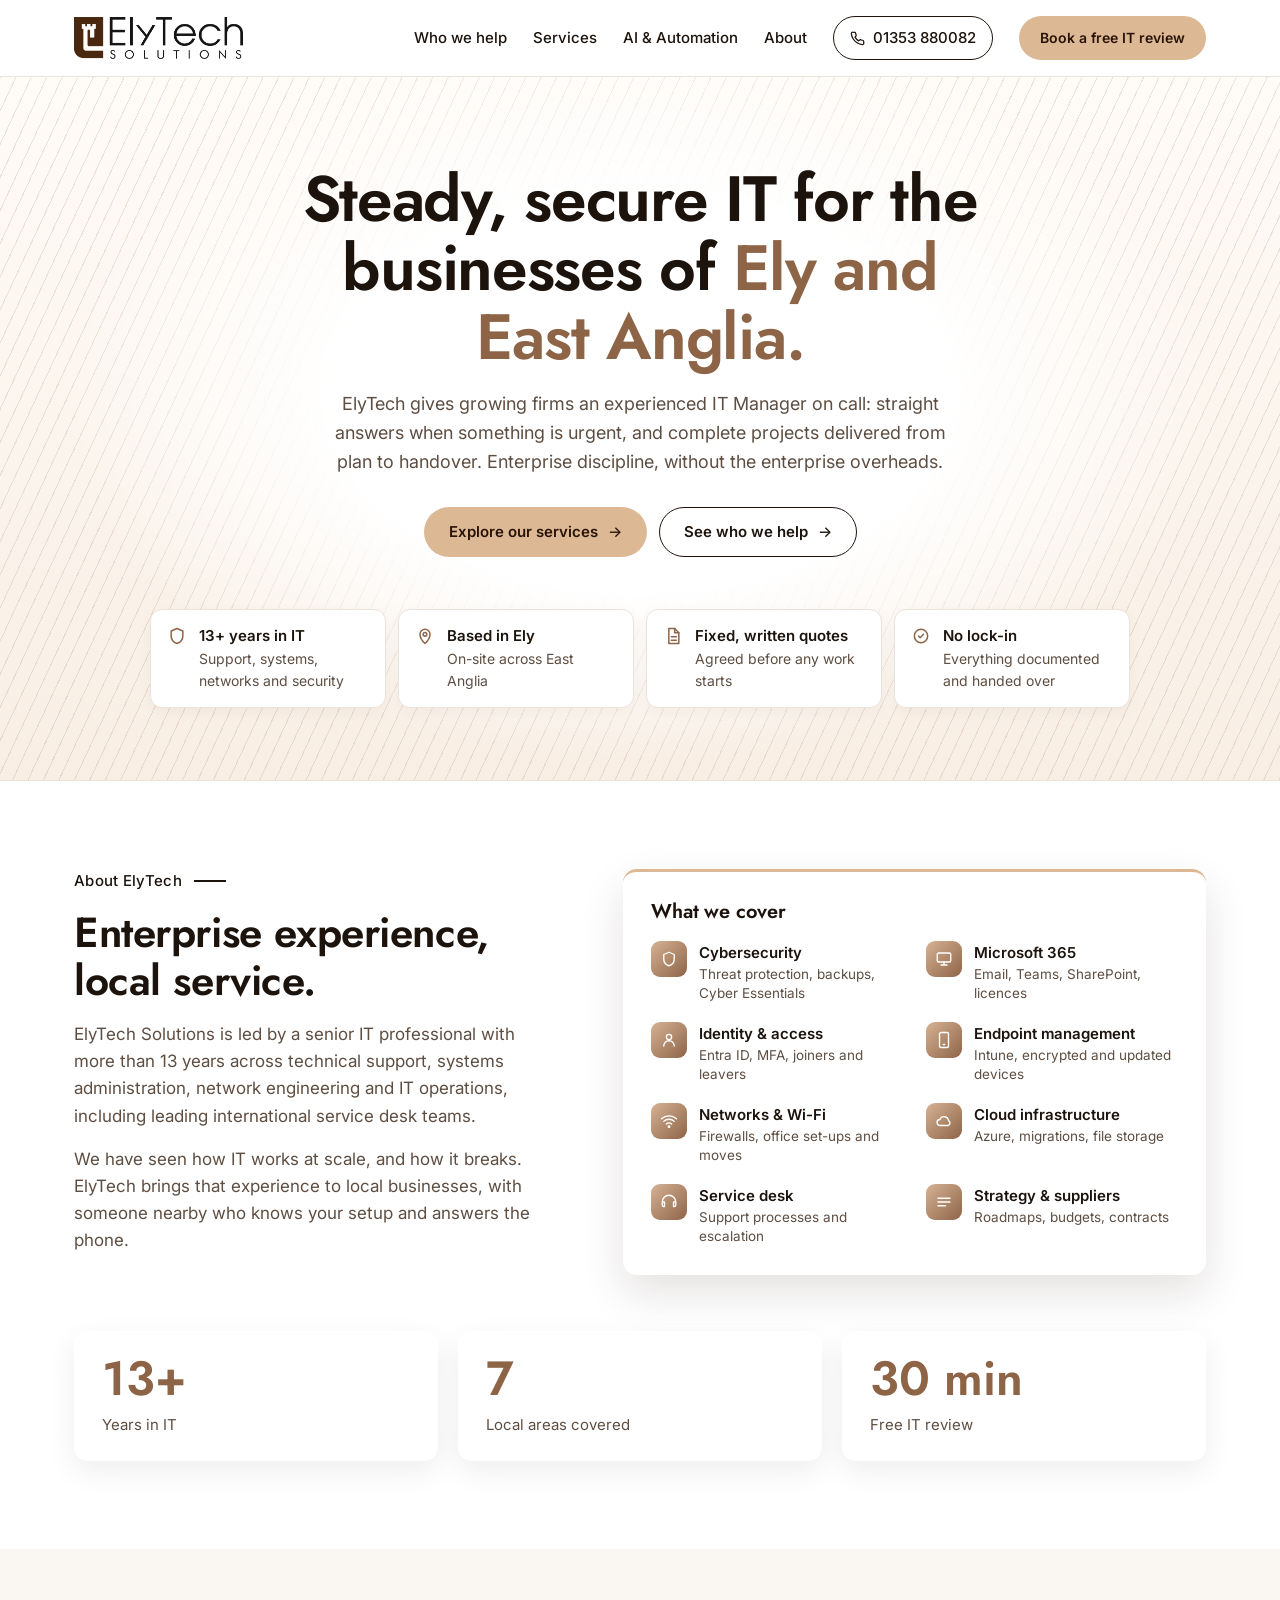
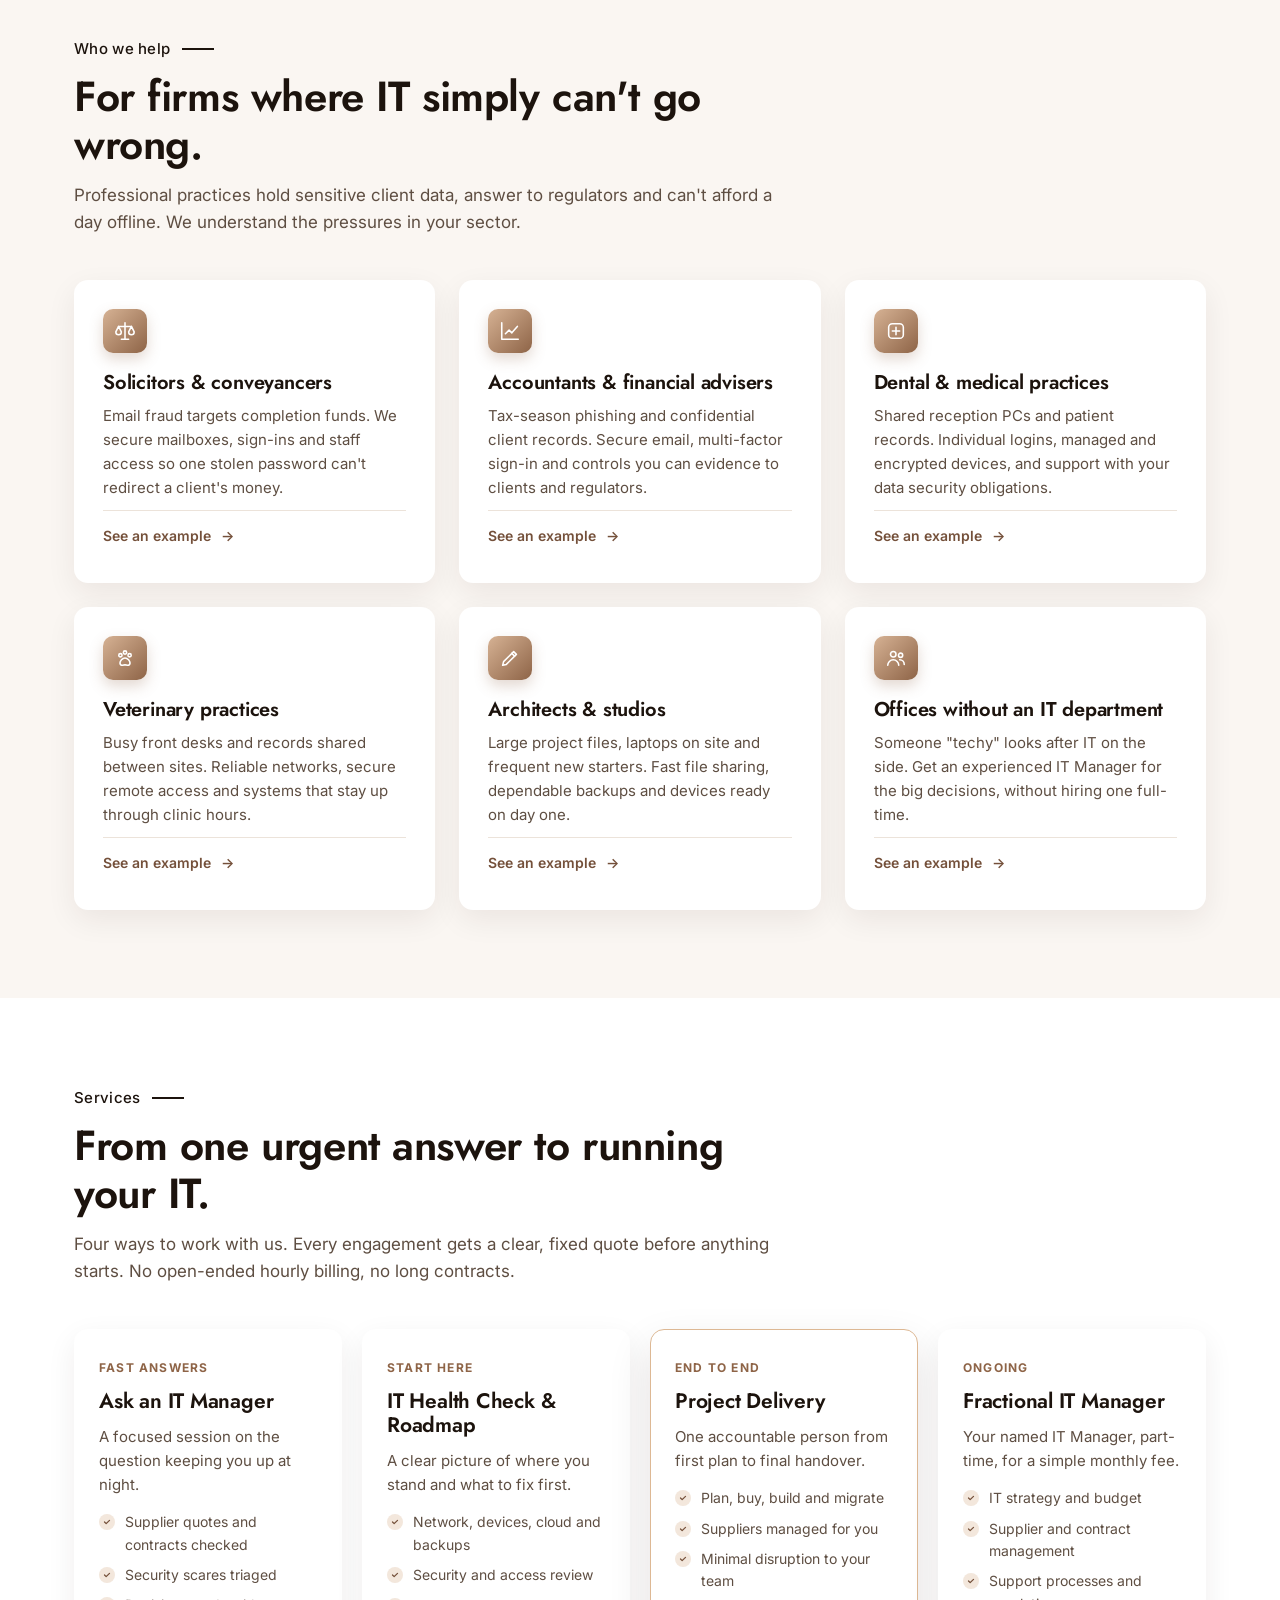
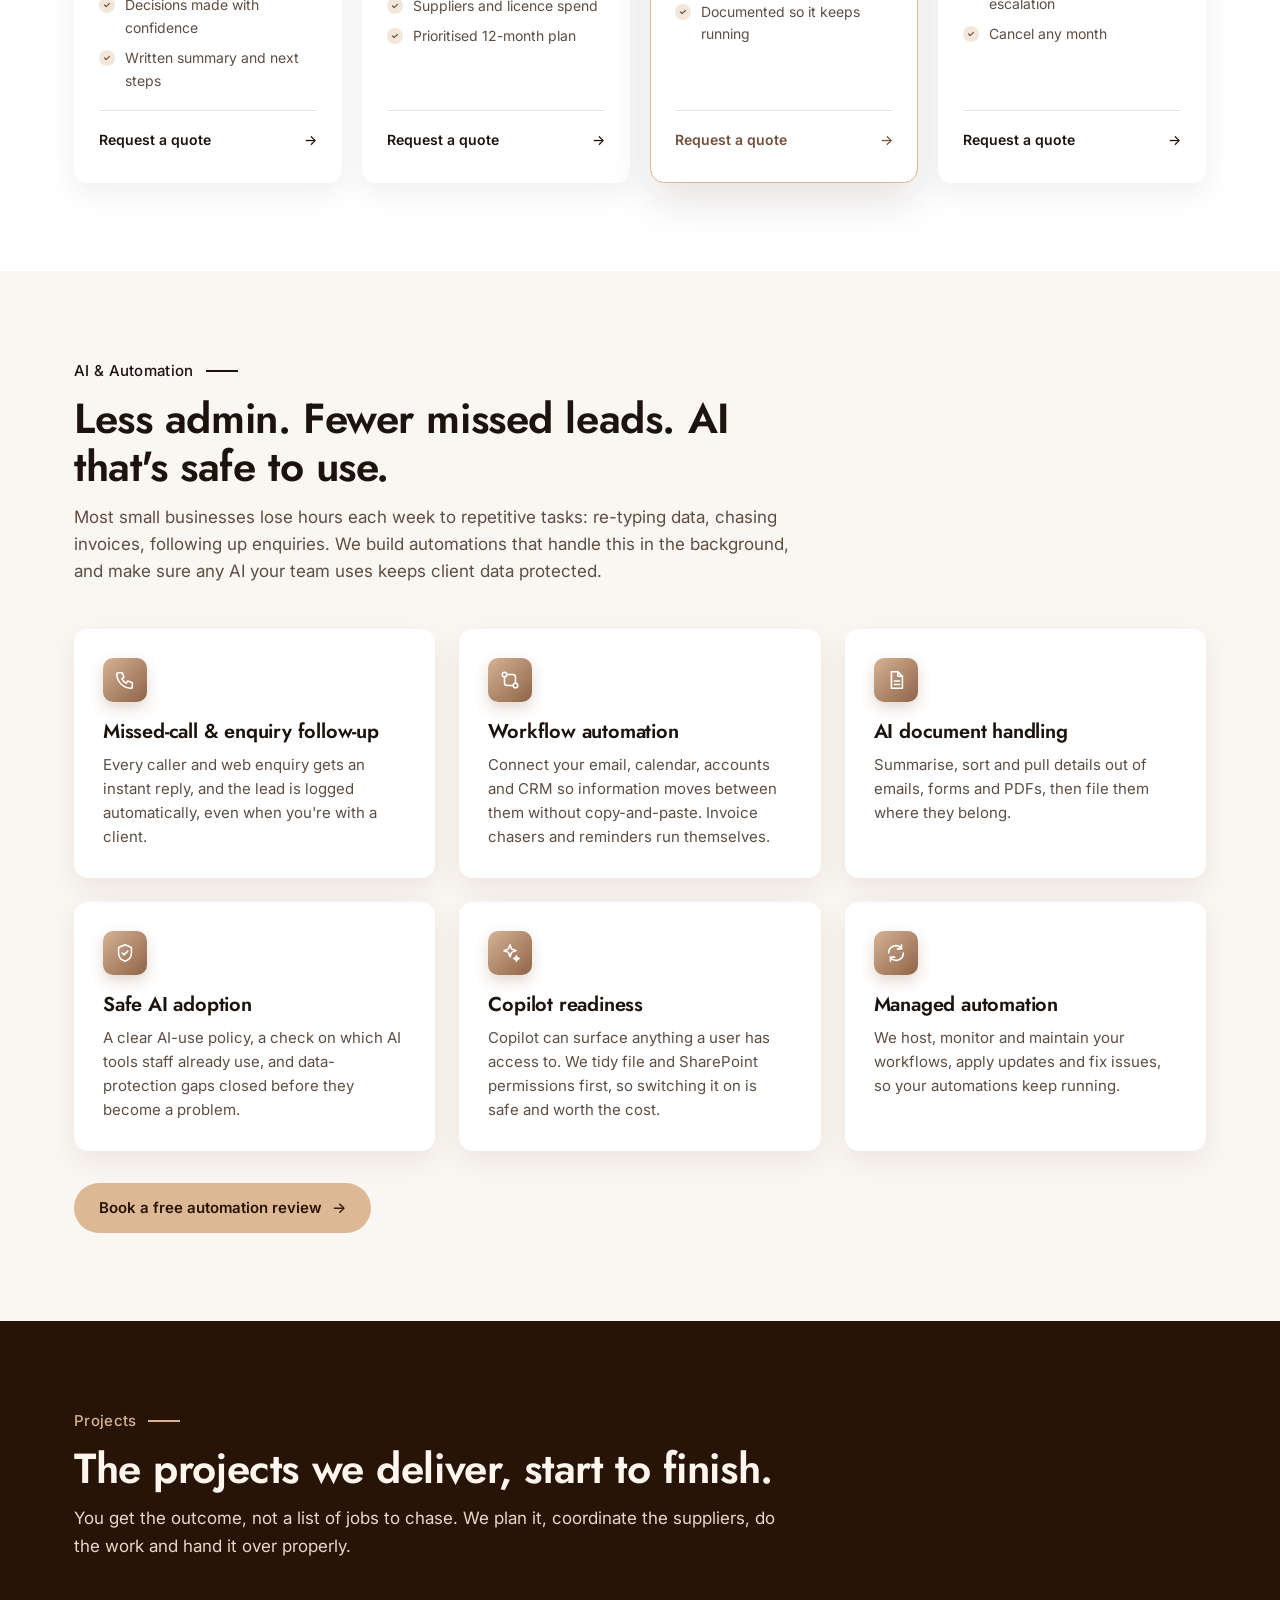
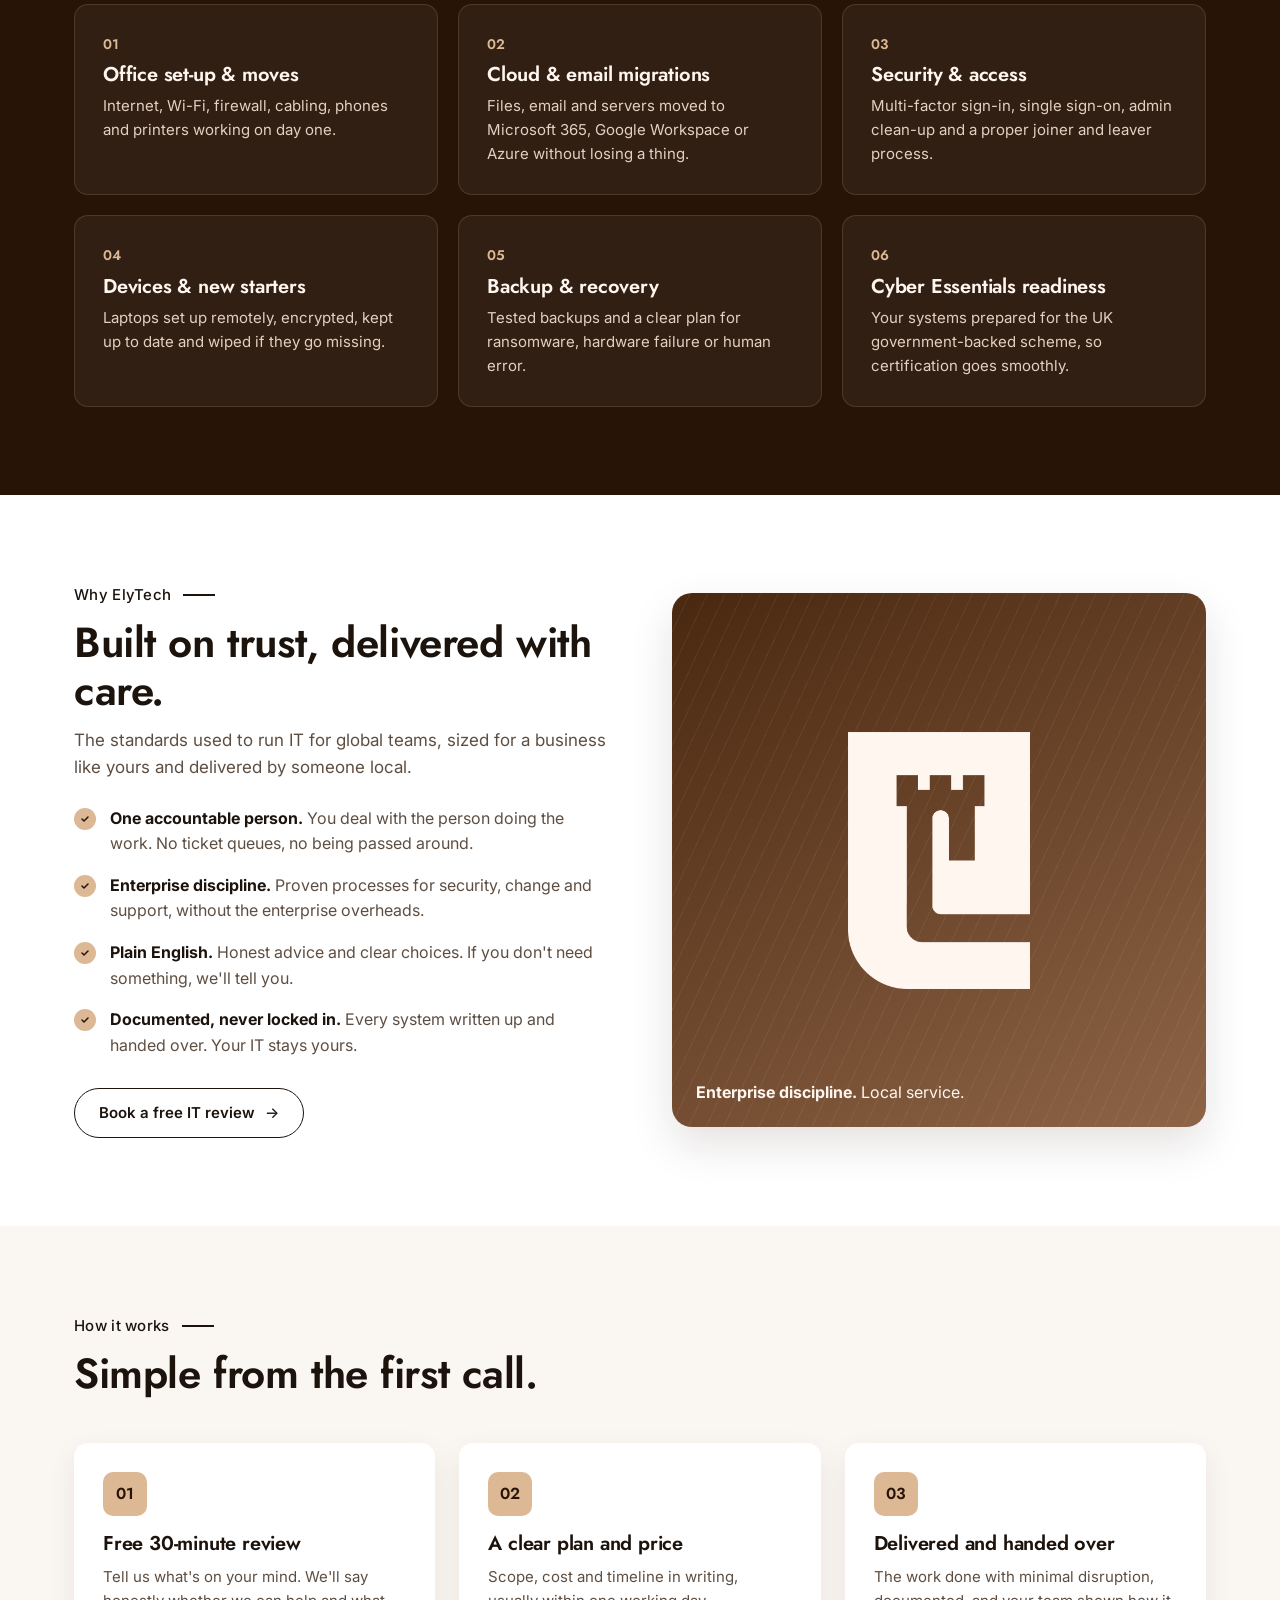
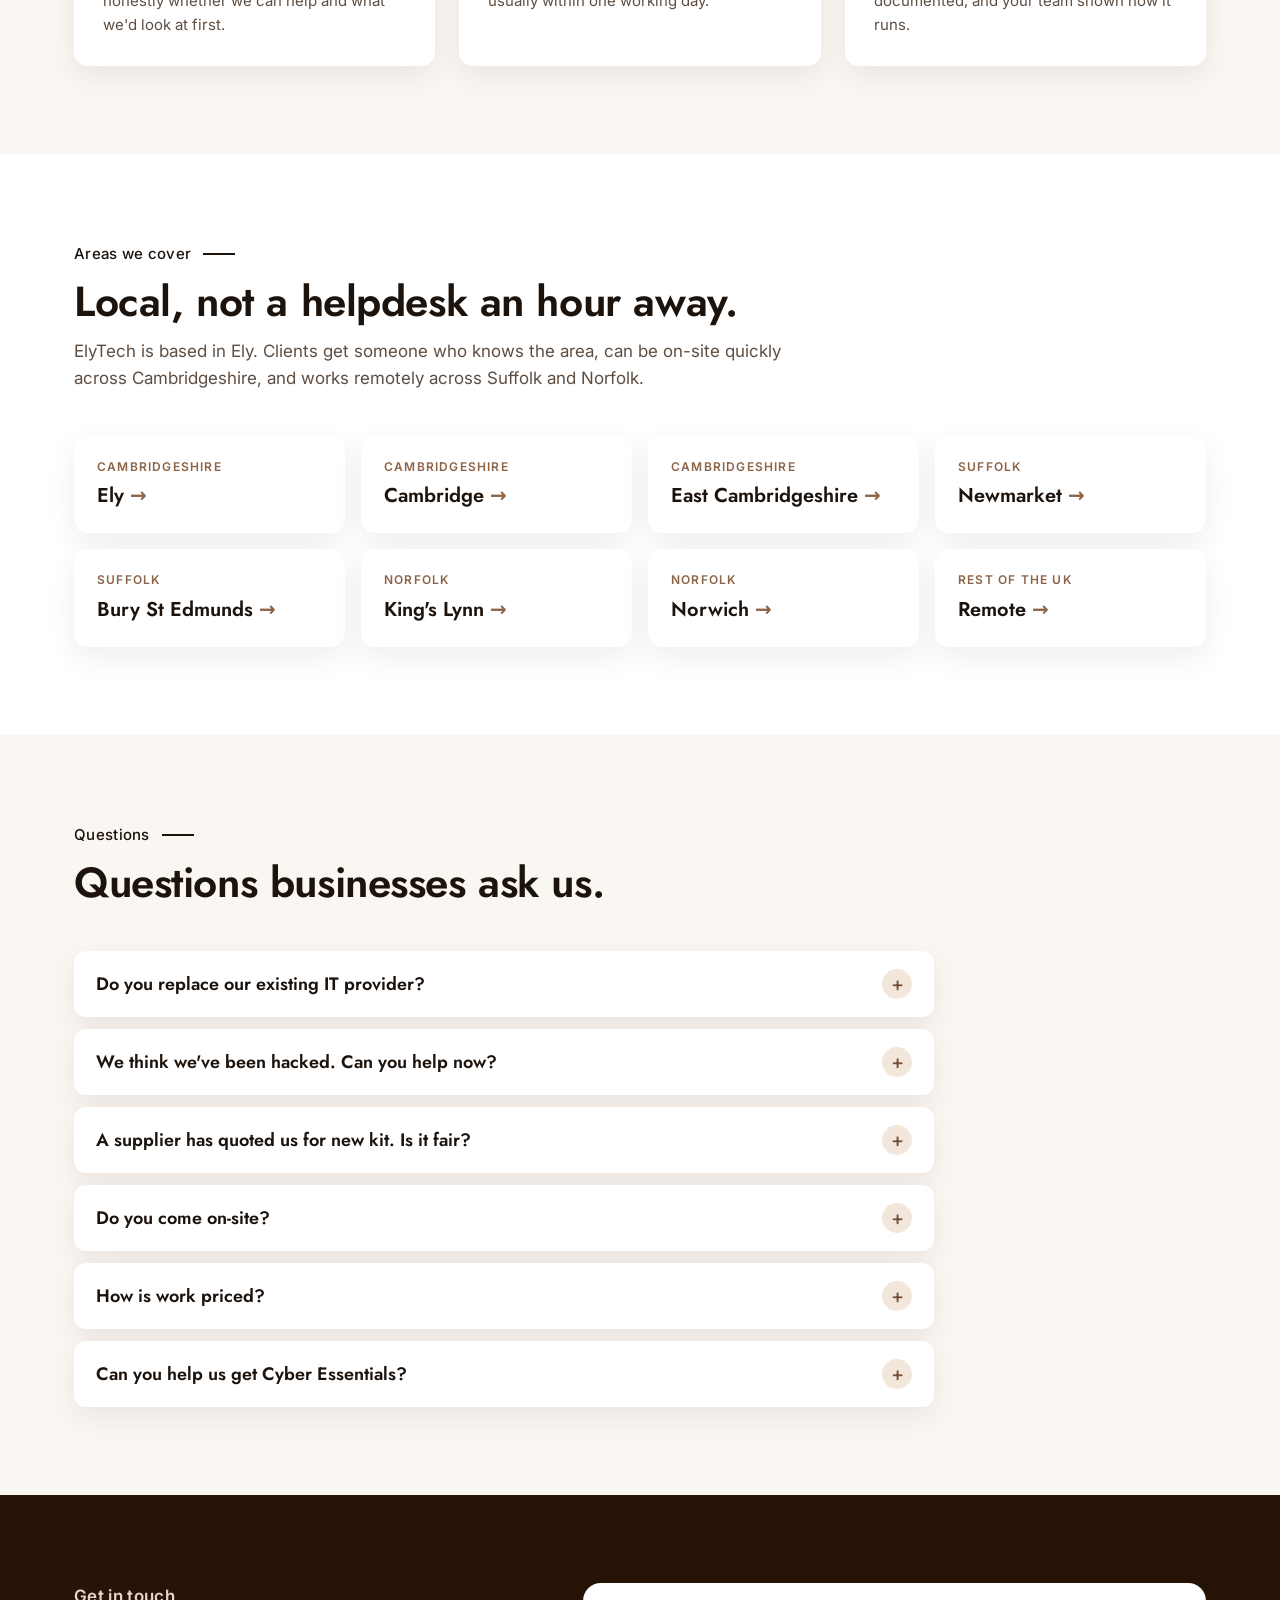
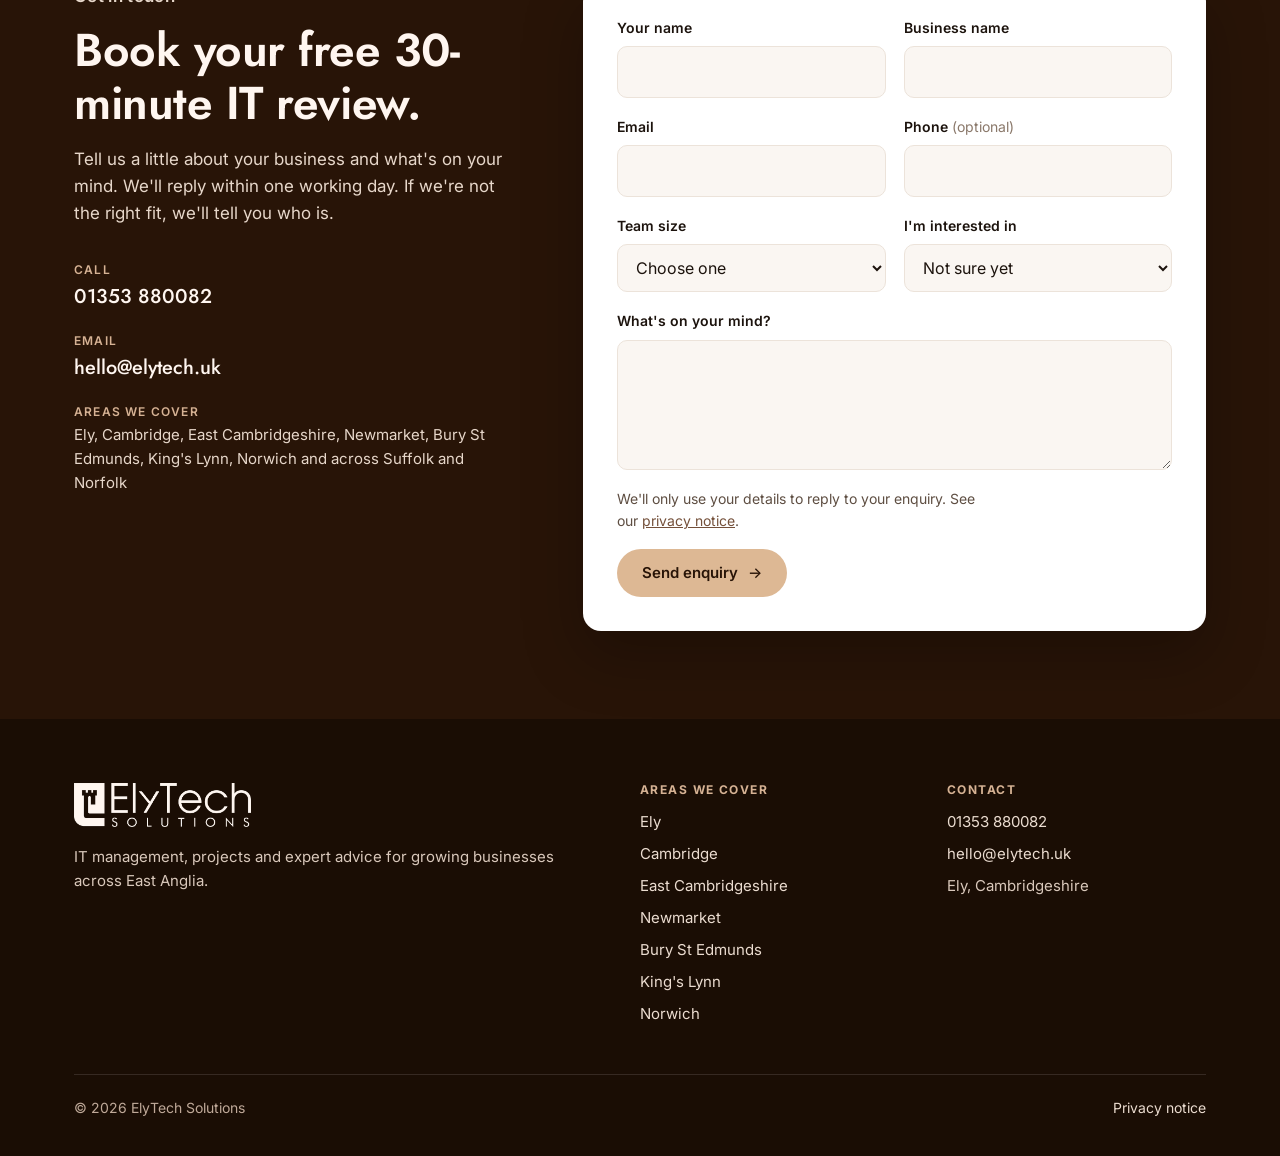
<file: index.html>
<!doctype html>
<html lang="en-GB">
<head>
<meta charset="utf-8">
<meta name="viewport" content="width=device-width, initial-scale=1">
<title>ElyTech Solutions | IT management and support for businesses in Ely, Cambridge &amp; East Anglia</title>
<meta name="description" content="ElyTech Solutions gives growing businesses in Ely, Cambridge, Suffolk and Norfolk an experienced IT Manager: fast answers to urgent IT questions, end-to-end projects and part-time IT management.">
<link rel="canonical" href="https://elytech.uk/">
<meta name="theme-color" content="#281407">
<meta property="og:type" content="website">
<meta property="og:site_name" content="ElyTech Solutions">
<meta property="og:title" content="ElyTech Solutions | Steady, secure IT for East Anglian businesses">
<meta property="og:description" content="An experienced IT Manager for growing firms: fast answers, end-to-end projects and part-time IT management.">
<meta property="og:url" content="https://elytech.uk/">
<meta property="og:image" content="https://elytech.uk/assets/og-image.png">
<meta name="twitter:card" content="summary_large_image">
<link rel="icon" type="image/png" href="/favicon.png">
<link rel="apple-touch-icon" href="/apple-touch-icon.png">
<link rel="preconnect" href="https://fonts.googleapis.com">
<link rel="preconnect" href="https://fonts.gstatic.com" crossorigin>
<link href="https://fonts.googleapis.com/css2?family=Inter:wght@400;500;600;700&amp;family=Jost:wght@400;500;600;700&amp;display=swap" rel="stylesheet">
<link rel="stylesheet" href="/assets/site.css">
<script type="application/ld+json">
{
  "@context": "https://schema.org",
  "@type": "ProfessionalService",
  "name": "ElyTech Solutions",
  "url": "https://elytech.uk/",
  "logo": "https://elytech.uk/assets/elytech-logo.png",
  "image": "https://elytech.uk/assets/og-image.png",
  "description": "IT management, projects and expert advice for growing businesses in Ely, Cambridge and East Anglia.",
  "telephone": "+441353880082",
  "email": "hello@elytech.uk",
  "address": {"@type": "PostalAddress", "addressLocality": "Ely", "addressRegion": "Cambridgeshire", "addressCountry": "GB"},
  "areaServed": ["Ely", "Cambridge", "East Cambridgeshire", "Newmarket", "Bury St Edmunds", "King's Lynn", "Norwich", "Suffolk", "Norfolk"],
  "knowsAbout": ["IT management", "Cybersecurity", "Microsoft 365", "Identity and access management", "Endpoint management", "Cloud infrastructure", "Networking", "Business process automation", "Safe AI adoption"]
}
</script>
</head>
<body>
<a class="skip" href="#main">Skip to content</a>

<header class="site-header">
  <div class="wrap">
    <a class="brand" href="/" aria-label="ElyTech Solutions home"><img class="logo-dark" src="/assets/elytech-logo.png" alt="ElyTech Solutions" width="600" height="160"><img class="logo-light" src="/assets/elytech-logo-cream.png" alt="" aria-hidden="true" width="600" height="160"></a>
    <button class="menu-toggle" type="button" aria-expanded="false" aria-controls="site-nav" aria-label="Open menu"><span></span><span></span><span></span></button>
    <nav class="nav" id="site-nav" aria-label="Main">
      <a class="link" href="#who">Who we help</a>
      <a class="link" href="#services">Services</a>
      <a class="link" href="#automation">AI &amp; Automation</a>
      <a class="link" href="#about">About</a>
      <a class="phone" href="tel:+441353880082">01353 880082</a>
      <a class="btn btn-primary btn-small" href="#contact">Book a free IT review</a>
    </nav>
  </div>
</header>

<main id="main">

<section class="hero">
  <img class="mark" src="/assets/elytech-mark-cream.png" alt="" aria-hidden="true">
  <div class="wrap">
    <h1>Steady, secure IT for the businesses of <em>Ely and East&nbsp;Anglia.</em></h1>
    <p class="lede">ElyTech gives growing firms an experienced IT Manager on call: straight answers when something is urgent, and complete projects delivered from plan to handover. Enterprise discipline, without the enterprise overheads.</p>
    <div class="actions">
      <a class="btn btn-primary mobile-only" href="#contact">Book a free 30-minute IT review</a>
      <a class="btn btn-primary desktop-only" href="#services">Explore our services</a>
      <a class="btn btn-ghost-light" href="#who">See who we help</a>
    </div>
    <div class="trust">
      <div><svg viewBox="0 0 24 24" fill="none" stroke-width="1.8" stroke-linecap="round" stroke-linejoin="round" aria-hidden="true"><path d="M12 3l7 3v6c0 4.5-3 7.7-7 9-4-1.3-7-4.5-7-9V6z"/></svg><p><strong>13+ years in IT</strong>Support, systems, networks and security</p></div>
      <div><svg viewBox="0 0 24 24" fill="none" stroke-width="1.8" stroke-linecap="round" stroke-linejoin="round" aria-hidden="true"><path d="M12 21s-6-5.3-6-11a6 6 0 0112 0c0 5.7-6 11-6 11z"/><circle cx="12" cy="10" r="2.2"/></svg><p><strong>Based in Ely</strong>On-site across East Anglia</p></div>
      <div><svg viewBox="0 0 24 24" fill="none" stroke-width="1.8" stroke-linecap="round" stroke-linejoin="round" aria-hidden="true"><path d="M7 3h7l5 5v13H7z"/><path d="M14 3v5h5M10 13h6M10 17h6"/></svg><p><strong>Fixed, written quotes</strong>Agreed before any work starts</p></div>
      <div><svg viewBox="0 0 24 24" fill="none" stroke-width="1.8" stroke-linecap="round" stroke-linejoin="round" aria-hidden="true"><path d="M4 12a8 8 0 1016 0 8 8 0 00-16 0z"/><path d="M9 12l2 2 4-4"/></svg><p><strong>No lock-in</strong>Everything documented and handed over</p></div>
    </div>
  </div>
</section>

<section class="section" id="about">
  <div class="wrap about">
    <div class="about-copy">
      <p class="eyebrow">About ElyTech</p>
      <h2>Enterprise experience, local service.</h2>
      <p>ElyTech Solutions is led by a senior IT professional with more than 13 years across technical support, systems administration, network engineering and IT operations, including leading international service desk teams.</p>
      <p>We have seen how IT works at scale, and how it breaks. ElyTech brings that experience to local businesses, with someone nearby who knows your setup and answers the phone.</p>
    </div>
    <aside class="cover-card" aria-label="What we cover">
      <h3>What we cover</h3>
      <ul><li><span class="icon" aria-hidden="true"><svg viewBox="0 0 24 24" fill="none" stroke="currentColor" stroke-width="1.8" stroke-linecap="round" stroke-linejoin="round"><path d="M12 3l7 3v6c0 4.5-3 7.7-7 9-4-1.3-7-4.5-7-9V6z"/></svg></span><div><strong>Cybersecurity</strong><span>Threat protection, backups, Cyber Essentials</span></div></li><li><span class="icon" aria-hidden="true"><svg viewBox="0 0 24 24" fill="none" stroke="currentColor" stroke-width="1.8" stroke-linecap="round" stroke-linejoin="round"><rect x="3" y="4" width="18" height="12" rx="2"/><path d="M8 20h8M12 16v4"/></svg></span><div><strong>Microsoft 365</strong><span>Email, Teams, SharePoint, licences</span></div></li><li><span class="icon" aria-hidden="true"><svg viewBox="0 0 24 24" fill="none" stroke="currentColor" stroke-width="1.8" stroke-linecap="round" stroke-linejoin="round"><circle cx="12" cy="8" r="3.5"/><path d="M5 20c0-3.9 3.1-7 7-7s7 3.1 7 7"/></svg></span><div><strong>Identity &amp; access</strong><span>Entra ID, MFA, joiners and leavers</span></div></li><li><span class="icon" aria-hidden="true"><svg viewBox="0 0 24 24" fill="none" stroke="currentColor" stroke-width="1.8" stroke-linecap="round" stroke-linejoin="round"><rect x="6" y="2" width="12" height="20" rx="2"/><path d="M11 18h2"/></svg></span><div><strong>Endpoint management</strong><span>Intune, encrypted and updated devices</span></div></li><li><span class="icon" aria-hidden="true"><svg viewBox="0 0 24 24" fill="none" stroke="currentColor" stroke-width="1.8" stroke-linecap="round" stroke-linejoin="round"><path d="M2 9a15 15 0 0120 0M5 12.5a10 10 0 0114 0M8.5 16a5 5 0 017 0"/><circle cx="12" cy="19.5" r="1"/></svg></span><div><strong>Networks &amp; Wi-Fi</strong><span>Firewalls, office set-ups and moves</span></div></li><li><span class="icon" aria-hidden="true"><svg viewBox="0 0 24 24" fill="none" stroke="currentColor" stroke-width="1.8" stroke-linecap="round" stroke-linejoin="round"><path d="M7 18a4 4 0 01-.5-8 6 6 0 0111.5 1.5A3.5 3.5 0 0117.5 18z"/></svg></span><div><strong>Cloud infrastructure</strong><span>Azure, migrations, file storage</span></div></li><li><span class="icon" aria-hidden="true"><svg viewBox="0 0 24 24" fill="none" stroke="currentColor" stroke-width="1.8" stroke-linecap="round" stroke-linejoin="round"><path d="M3 12a9 9 0 0118 0v4a2 2 0 01-2 2h-1v-6h3M3 12v4a2 2 0 002 2h1v-6H3"/></svg></span><div><strong>Service desk</strong><span>Support processes and escalation</span></div></li><li><span class="icon" aria-hidden="true"><svg viewBox="0 0 24 24" fill="none" stroke="currentColor" stroke-width="1.8" stroke-linecap="round" stroke-linejoin="round"><path d="M4 7h16M4 12h16M4 17h10"/></svg></span><div><strong>Strategy &amp; suppliers</strong><span>Roadmaps, budgets, contracts</span></div></li></ul>
    </aside>
  </div>
  <div class="wrap">
    <dl class="stats">
      <div><dt>13+</dt><dd>Years in IT</dd></div>
      <div><dt>7</dt><dd>Local areas covered</dd></div>
      <div><dt>30 min</dt><dd>Free IT review</dd></div>
    </dl>
  </div>
</section>


<section class="section alt" id="who">
  <div class="wrap">
    <div class="section-head">
      <p class="eyebrow">Who we help</p>
      <h2>For firms where IT simply can't go wrong.</h2>
      <p>Professional practices hold sensitive client data, answer to regulators and can't afford a day offline. We understand the pressures in your sector.</p>
    </div>
    <div class="sectors">
      <article class="sector"><span class="icon" aria-hidden="true"><svg viewBox="0 0 24 24" fill="none" stroke="currentColor" stroke-width="1.7" stroke-linecap="round" stroke-linejoin="round"><path d="M12 3v18M8 21h8M5 7h14"/><path d="M5 7l-3 6a3 3 0 006 0L5 7zM19 7l-3 6a3 3 0 006 0l-3-6z"/></svg></span><span class="tag">Legal</span><h3>Solicitors &amp; conveyancers</h3><p>Email fraud targets completion funds. We secure mailboxes, sign-ins and staff access so one stolen password can't redirect a client's money.</p><button class="sector-open" type="button" data-open="ex-legal" aria-haspopup="dialog" aria-label="See an example: a conveyancing firm in ely">See an example</button></article>
      <article class="sector"><span class="icon" aria-hidden="true"><svg viewBox="0 0 24 24" fill="none" stroke="currentColor" stroke-width="1.7" stroke-linecap="round" stroke-linejoin="round"><path d="M3 3v18h18"/><path d="M7 15l4-4 3 3 6-7"/></svg></span><span class="tag">Finance</span><h3>Accountants &amp; financial advisers</h3><p>Tax-season phishing and confidential client records. Secure email, multi-factor sign-in and controls you can evidence to clients and regulators.</p><button class="sector-open" type="button" data-open="ex-finance" aria-haspopup="dialog" aria-label="See an example: an accountancy practice in newmarket">See an example</button></article>
      <article class="sector"><span class="icon" aria-hidden="true"><svg viewBox="0 0 24 24" fill="none" stroke="currentColor" stroke-width="1.7" stroke-linecap="round" stroke-linejoin="round"><rect x="4" y="4" width="16" height="16" rx="4"/><path d="M12 8v8M8 12h8"/></svg></span><span class="tag">Healthcare</span><h3>Dental &amp; medical practices</h3><p>Shared reception PCs and patient records. Individual logins, managed and encrypted devices, and support with your data security obligations.</p><button class="sector-open" type="button" data-open="ex-healthcare" aria-haspopup="dialog" aria-label="See an example: a dental practice near cambridge">See an example</button></article>
      <article class="sector"><span class="icon" aria-hidden="true"><svg viewBox="0 0 24 24" fill="none" stroke="currentColor" stroke-width="1.7" stroke-linecap="round" stroke-linejoin="round"><circle cx="7" cy="9" r="1.8"/><circle cx="12" cy="6" r="1.8"/><circle cx="17" cy="9" r="1.8"/><path d="M12 12c-3 0-5.5 3.5-5.5 5.5 0 1.5 1.2 2.5 2.7 2.5.9 0 1.8-.5 2.8-.5s1.9.5 2.8.5c1.5 0 2.7-1 2.7-2.5 0-2-2.5-5.5-5.5-5.5z"/></svg></span><span class="tag">Veterinary</span><h3>Veterinary practices</h3><p>Busy front desks and records shared between sites. Reliable networks, secure remote access and systems that stay up through clinic hours.</p><button class="sector-open" type="button" data-open="ex-vets" aria-haspopup="dialog" aria-label="See an example: a two-site veterinary practice near ely">See an example</button></article>
      <article class="sector"><span class="icon" aria-hidden="true"><svg viewBox="0 0 24 24" fill="none" stroke="currentColor" stroke-width="1.7" stroke-linecap="round" stroke-linejoin="round"><path d="M4 20l4-1 11-11-3-3L5 16l-1 4z"/><path d="M14 7l3 3"/></svg></span><span class="tag">Design</span><h3>Architects &amp; studios</h3><p>Large project files, laptops on site and frequent new starters. Fast file sharing, dependable backups and devices ready on day one.</p><button class="sector-open" type="button" data-open="ex-design" aria-haspopup="dialog" aria-label="See an example: an architecture studio in cambridge">See an example</button></article>
      <article class="sector"><span class="icon" aria-hidden="true"><svg viewBox="0 0 24 24" fill="none" stroke="currentColor" stroke-width="1.7" stroke-linecap="round" stroke-linejoin="round"><circle cx="9" cy="8" r="3"/><path d="M3 20c0-3.3 2.7-6 6-6s6 2.7 6 6"/><circle cx="17" cy="9" r="2.3"/><path d="M16 14c2.8 0 5 2.2 5 5"/></svg></span><span class="tag">Growing teams</span><h3>Offices without an IT department</h3><p>Someone "techy" looks after IT on the side. Get an experienced IT Manager for the big decisions, without hiring one full-time.</p><button class="sector-open" type="button" data-open="ex-office" aria-haspopup="dialog" aria-label="See an example: a growing office in ely with no it person">See an example</button></article>
    </div>
  </div>
</section>

<section class="section" id="services">
  <div class="wrap">
    <div class="section-head">
      <p class="eyebrow">Services</p>
      <h2>From one urgent answer to running your IT.</h2>
      <p>Four ways to work with us. Every engagement gets a clear, fixed quote before anything starts. No open-ended hourly billing, no long contracts.</p>
    </div>
    <div class="services">
      <article class="service">
        <span class="kicker">Fast answers</span>
        <h3>Ask an IT Manager</h3>
        <p>A focused session on the question keeping you up at night.</p>
        <ul><li>Supplier quotes and contracts checked</li><li>Security scares triaged</li><li>Decisions made with confidence</li><li>Written summary and next steps</li></ul>
        <a class="btn btn-dark btn-small" href="#contact" data-service="Ask an IT Manager">Request a quote</a>
      </article>
      <article class="service">
        <span class="kicker">Start here</span>
        <h3>IT Health Check &amp; Roadmap</h3>
        <p>A clear picture of where you stand and what to fix first.</p>
        <ul><li>Network, devices, cloud and backups</li><li>Security and access review</li><li>Suppliers and licence spend</li><li>Prioritised 12-month plan</li></ul>
        <a class="btn btn-dark btn-small" href="#contact" data-service="IT Health Check &amp; Roadmap">Request a quote</a>
      </article>
      <article class="service featured">
        <span class="kicker">End to end</span>
        <h3>Project Delivery</h3>
        <p>One accountable person from first plan to final handover.</p>
        <ul><li>Plan, buy, build and migrate</li><li>Suppliers managed for you</li><li>Minimal disruption to your team</li><li>Documented so it keeps running</li></ul>
        <a class="btn btn-primary btn-small" href="#contact" data-service="Project Delivery">Request a quote</a>
      </article>
      <article class="service">
        <span class="kicker">Ongoing</span>
        <h3>Fractional IT Manager</h3>
        <p>Your named IT Manager, part-time, for a simple monthly fee.</p>
        <ul><li>IT strategy and budget</li><li>Supplier and contract management</li><li>Support processes and escalation</li><li>Cancel any month</li></ul>
        <a class="btn btn-dark btn-small" href="#contact" data-service="Fractional IT Manager">Request a quote</a>
      </article>
    </div>
  </div>
</section>

<section class="section alt" id="automation">
  <div class="wrap">
    <div class="section-head">
      <p class="eyebrow">AI &amp; Automation</p>
      <h2>Less admin. Fewer missed leads. AI that's safe to use.</h2>
      <p>Most small businesses lose hours each week to repetitive tasks: re-typing data, chasing invoices, following up enquiries. We build automations that handle this in the background, and make sure any AI your team uses keeps client data protected.</p>
    </div>
    <div class="sectors">
      <article class="sector"><span class="icon" aria-hidden="true"><svg viewBox="0 0 24 24" fill="none" stroke="currentColor" stroke-width="1.7" stroke-linecap="round" stroke-linejoin="round"><path d="M5 4h4l2 5-2.5 1.5a11 11 0 005 5L15 13l5 2v4a2 2 0 01-2 2A16 16 0 013 6a2 2 0 012-2z"/></svg></span><span class="tag">Never miss a lead</span><h3>Missed-call &amp; enquiry follow-up</h3><p>Every caller and web enquiry gets an instant reply, and the lead is logged automatically, even when you're with a client.</p></article>
      <article class="sector"><span class="icon" aria-hidden="true"><svg viewBox="0 0 24 24" fill="none" stroke="currentColor" stroke-width="1.7" stroke-linecap="round" stroke-linejoin="round"><circle cx="6" cy="6" r="2.5"/><circle cx="18" cy="18" r="2.5"/><path d="M8.5 6H15a3 3 0 013 3v6.5M6 8.5V15a3 3 0 003 3h6.5"/></svg></span><span class="tag">Save hours</span><h3>Workflow automation</h3><p>Connect your email, calendar, accounts and CRM so information moves between them without copy-and-paste. Invoice chasers and reminders run themselves.</p></article>
      <article class="sector"><span class="icon" aria-hidden="true"><svg viewBox="0 0 24 24" fill="none" stroke="currentColor" stroke-width="1.7" stroke-linecap="round" stroke-linejoin="round"><path d="M7 3h7l5 5v13H7z"/><path d="M14 3v5h5M10 13h6M10 17h6"/></svg></span><span class="tag">Paperwork</span><h3>AI document handling</h3><p>Summarise, sort and pull details out of emails, forms and PDFs, then file them where they belong.</p></article>
      <article class="sector"><span class="icon" aria-hidden="true"><svg viewBox="0 0 24 24" fill="none" stroke="currentColor" stroke-width="1.7" stroke-linecap="round" stroke-linejoin="round"><path d="M12 3l7 3v6c0 4.5-3 7.7-7 9-4-1.3-7-4.5-7-9V6z"/><path d="M9 12l2 2 4-4"/></svg></span><span class="tag">Protect client data</span><h3>Safe AI adoption</h3><p>A clear AI-use policy, a check on which AI tools staff already use, and data-protection gaps closed before they become a problem.</p></article>
      <article class="sector"><span class="icon" aria-hidden="true"><svg viewBox="0 0 24 24" fill="none" stroke="currentColor" stroke-width="1.7" stroke-linecap="round" stroke-linejoin="round"><path d="M12 3l1.8 4.7L18.5 9.5l-4.7 1.8L12 16l-1.8-4.7L5.5 9.5l4.7-1.8z"/><path d="M19 15l.8 2.2L22 18l-2.2.8L19 21l-.8-2.2L16 18l2.2-.8z"/></svg></span><span class="tag">Microsoft 365</span><h3>Copilot readiness</h3><p>Copilot can surface anything a user has access to. We tidy file and SharePoint permissions first, so switching it on is safe and worth the cost.</p></article>
      <article class="sector"><span class="icon" aria-hidden="true"><svg viewBox="0 0 24 24" fill="none" stroke="currentColor" stroke-width="1.7" stroke-linecap="round" stroke-linejoin="round"><path d="M20 12a8 8 0 01-14.3 4.9M4 12A8 8 0 0118.3 7.1"/><path d="M18 3v4.5h-4.5M6 21v-4.5h4.5"/></svg></span><span class="tag">Ongoing</span><h3>Managed automation</h3><p>We host, monitor and maintain your workflows, apply updates and fix issues, so your automations keep running.</p></article>
    </div>
    <div class="actions" style="margin-top:32px">
      <a class="btn btn-primary" href="#contact" data-service="AI &amp; Automation">Book a free automation review</a>
    </div>
  </div>
</section>

<section class="section dark" id="projects">
  <div class="wrap">
    <div class="section-head">
      <p class="eyebrow">Projects</p>
      <h2>The projects we deliver, start to finish.</h2>
      <p>You get the outcome, not a list of jobs to chase. We plan it, coordinate the suppliers, do the work and hand it over properly.</p>
    </div>
    <div class="projects">
      <article class="project"><span class="num">01</span><h3>Office set-up &amp; moves</h3><p>Internet, Wi-Fi, firewall, cabling, phones and printers working on day one.</p></article>
      <article class="project"><span class="num">02</span><h3>Cloud &amp; email migrations</h3><p>Files, email and servers moved to Microsoft 365, Google Workspace or Azure without losing a thing.</p></article>
      <article class="project"><span class="num">03</span><h3>Security &amp; access</h3><p>Multi-factor sign-in, single sign-on, admin clean-up and a proper joiner and leaver process.</p></article>
      <article class="project"><span class="num">04</span><h3>Devices &amp; new starters</h3><p>Laptops set up remotely, encrypted, kept up to date and wiped if they go missing.</p></article>
      <article class="project"><span class="num">05</span><h3>Backup &amp; recovery</h3><p>Tested backups and a clear plan for ransomware, hardware failure or human error.</p></article>
      <article class="project"><span class="num">06</span><h3>Cyber Essentials readiness</h3><p>Your systems prepared for the UK government-backed scheme, so certification goes smoothly.</p></article>
    </div>
  </div>
</section>


<section class="section" id="why">
  <div class="wrap split">
    <div class="split-copy">
      <div class="section-head">
        <p class="eyebrow">Why ElyTech</p>
        <h2>Built on trust, delivered with care.</h2>
        <p>The standards used to run IT for global teams, sized for a business like yours and delivered by someone local.</p>
      </div>
      <ul class="checks">
        <li><strong>One accountable person.</strong> You deal with the person doing the work. No ticket queues, no being passed around.</li>
        <li><strong>Enterprise discipline.</strong> Proven processes for security, change and support, without the enterprise overheads.</li>
        <li><strong>Plain English.</strong> Honest advice and clear choices. If you don't need something, we'll tell you.</li>
        <li><strong>Documented, never locked in.</strong> Every system written up and handed over. Your IT stays yours.</li>
      </ul>
      <a class="btn btn-outline" href="#contact">Book a free IT review</a>
    </div>
    <div class="split-visual">
      <img src="/assets/elytech-mark-cream.png" alt="" aria-hidden="true" width="636" height="900">
      <p><strong>Enterprise discipline.</strong> Local service.</p>
    </div>
  </div>
</section>

<section class="section alt" id="how">
  <div class="wrap">
    <div class="section-head">
      <p class="eyebrow">How it works</p>
      <h2>Simple from the first call.</h2>
    </div>
    <div class="steps">
      <div class="step"><h3>Free 30-minute review</h3><p>Tell us what's on your mind. We'll say honestly whether we can help and what we'd look at first.</p></div>
      <div class="step"><h3>A clear plan and price</h3><p>Scope, cost and timeline in writing, usually within one working day.</p></div>
      <div class="step"><h3>Delivered and handed over</h3><p>The work done with minimal disruption, documented, and your team shown how it runs.</p></div>
    </div>
  </div>
</section>

<section class="section" id="areas">
  <div class="wrap">
    <div class="section-head">
      <p class="eyebrow">Areas we cover</p>
      <h2>Local, not a helpdesk an hour away.</h2>
      <p>ElyTech is based in Ely. Clients get someone who knows the area, can be on-site quickly across Cambridgeshire, and works remotely across Suffolk and Norfolk.</p>
    </div>
    <div class="areas"><a class="area" href="/it-support-ely/"><span>Cambridgeshire</span><strong>Ely</strong></a><a class="area" href="/it-support-cambridge/"><span>Cambridgeshire</span><strong>Cambridge</strong></a><a class="area" href="/it-support-east-cambridgeshire/"><span>Cambridgeshire</span><strong>East Cambridgeshire</strong></a><a class="area" href="/it-support-newmarket/"><span>Suffolk</span><strong>Newmarket</strong></a><a class="area" href="/it-support-bury-st-edmunds/"><span>Suffolk</span><strong>Bury St Edmunds</strong></a><a class="area" href="/it-support-kings-lynn/"><span>Norfolk</span><strong>King's Lynn</strong></a><a class="area" href="/it-support-norwich/"><span>Norfolk</span><strong>Norwich</strong></a><a class="area" href="#contact"><span>Rest of the UK</span><strong>Remote</strong></a></div>
  </div>
</section>

<section class="section alt" id="faq">
  <div class="wrap">
    <div class="section-head">
      <p class="eyebrow">Questions</p>
      <h2>Questions businesses ask us.</h2>
    </div>
    <div class="faq">
      <details><summary>Do you replace our existing IT provider?</summary><p>Not necessarily. Many businesses keep their provider for day-to-day support and use ElyTech for decisions, projects and holding suppliers to account. If a change would genuinely serve you better, we'll help you make it smoothly.</p></details>
      <details><summary>We think we've been hacked. Can you help now?</summary><p>Call 01353 880082. We'll help you contain the problem first, then work out what happened and how to stop it happening again.</p></details>
      <details><summary>A supplier has quoted us for new kit. Is it fair?</summary><p>That's exactly what an Ask an IT Manager session is for. We'll review the quote against what you actually need and tell you plainly.</p></details>
      <details><summary>Do you come on-site?</summary><p>Yes. We work on-site across Ely, Cambridge, East Cambridgeshire, Suffolk and Norfolk, and remotely anywhere in the UK.</p></details>
      <details><summary>How is work priced?</summary><p>Every engagement gets a fixed, written quote before anything starts. The ongoing Fractional IT Manager service is a simple monthly fee you can cancel any month.</p></details>
      <details><summary>Can you help us get Cyber Essentials?</summary><p>Yes. We prepare your systems and policies for the scheme and support you through the self-assessment, so certification goes smoothly.</p></details>
    </div>
  </div>
</section>

<section class="section contact" id="contact">
  <div class="wrap contact-grid">
    <div class="intro">
      <p class="eyebrow">Get in touch</p>
      <h2>Book your free 30-minute IT review.</h2>
      <p>Tell us a little about your business and what's on your mind. We'll reply within one working day. If we're not the right fit, we'll tell you who is.</p>
      <ul class="contact-list">
        <li><small>Call</small><a href="tel:+441353880082">01353 880082</a></li>
        <li><small>Email</small><a href="mailto:hello@elytech.uk">hello@elytech.uk</a></li>
        <li><small>Areas we cover</small><span>Ely, Cambridge, East Cambridgeshire, Newmarket, Bury St Edmunds, King's Lynn, Norwich and across Suffolk and Norfolk</span></li>
      </ul>
    </div>
    <form class="enquiry" name="enquiry" method="POST" action="/thanks.html" data-netlify="true" netlify-honeypot="company-website">
      <input type="hidden" name="form-name" value="enquiry">
      <p class="hidden"><label>Leave this empty <input name="company-website" tabindex="-1" autocomplete="off"></label></p>
      <div class="field"><label for="f-name">Your name</label><input id="f-name" name="name" autocomplete="name" required></div>
      <div class="field"><label for="f-business">Business name</label><input id="f-business" name="business" autocomplete="organization" required></div>
      <div class="field"><label for="f-email">Email</label><input id="f-email" name="email" type="email" autocomplete="email" required></div>
      <div class="field"><label for="f-phone">Phone <span>(optional)</span></label><input id="f-phone" name="phone" type="tel" autocomplete="tel"></div>
      <div class="field"><label for="f-size">Team size</label>
        <select id="f-size" name="team-size"><option value="">Choose one</option><option>1 to 5</option><option>6 to 20</option><option>21 to 50</option><option>51 to 100</option><option>More than 100</option></select></div>
      <div class="field"><label for="f-service">I'm interested in</label>
        <select id="f-service" name="service"><option value="">Not sure yet</option><option>Ask an IT Manager</option><option>IT Health Check &amp; Roadmap</option><option>Project Delivery</option><option>Fractional IT Manager</option><option>AI &amp; Automation</option><option>Something urgent</option></select></div>
      <div class="field full"><label for="f-message">What's on your mind?</label><textarea id="f-message" name="message" required></textarea></div>
      <div class="form-foot">
        <p>We'll only use your details to reply to your enquiry. See our <a href="/privacy.html">privacy notice</a>.</p>
        <button class="btn btn-primary" type="submit">Send enquiry</button>
      </div>
    </form>
  </div>
</section>

<dialog class="ex-modal" id="ex-legal" aria-labelledby="ex-legal-title">
  <div class="ex-modal-inner">
    <button class="ex-close" type="button" aria-label="Close">&times;</button>
    <p class="ex-label">Example engagement · Legal</p>
    <h3 id="ex-legal-title">A conveyancing firm in Ely</h3>
    <p class="meta">12 staff · one office</p>
    <dl>
      <div><dt>The situation</dt><dd>Two shared logins on reception, no multi-factor sign-in, a former employee's mailbox still active, and a recent email asking a client to send money to new bank details.</dd></div>
      <div><dt>What we'd do</dt><dd>An IT Health Check in the first week, then an Identity &amp; Access Lockdown: multi-factor sign-in on every account, leavers' access removed, admin rights reduced, hidden mail-forwarding rules checked, and a short staff briefing on spotting payment fraud.</dd></div>
      <div><dt>The result</dt><dd>Every account protected, a written risk report for the partners, and a simple joiner, leaver and bank-detail-change process the team actually follows.</dd></div>
    </dl>
    <div class="ex-modal-foot"><span>Typical route: IT Health Check, then Project Delivery</span><a class="btn btn-primary btn-small" href="#contact" data-service="Project Delivery">Discuss something similar</a></div>
    <p class="ex-note">An illustrative example based on problems common to firms like this.</p>
  </div>
</dialog>
<dialog class="ex-modal" id="ex-finance" aria-labelledby="ex-finance-title">
  <div class="ex-modal-inner">
    <button class="ex-close" type="button" aria-label="Close">&times;</button>
    <p class="ex-label">Example engagement · Finance</p>
    <h3 id="ex-finance-title">An accountancy practice in Newmarket</h3>
    <p class="meta">8 staff · one office</p>
    <dl>
      <div><dt>The situation</dt><dd>Every January staff receive HMRC-themed phishing, and last year someone entered their password on a fake sign-in page. One admin account is shared, and the practice pays for more Microsoft 365 licences than it has staff.</dd></div>
      <div><dt>What we'd do</dt><dd>An IT Health Check, then multi-factor sign-in on every account, the shared admin account replaced with named ones, stronger email filtering for links and attachments, unused licences removed, and a 20-minute phishing briefing before tax season.</dd></div>
      <div><dt>The result</dt><dd>Accounts protected before the January peak, licence costs matched to the team, and a written record of security controls to show clients who ask.</dd></div>
    </dl>
    <div class="ex-modal-foot"><span>Typical route: IT Health Check, then Project Delivery</span><a class="btn btn-primary btn-small" href="#contact" data-service="IT Health Check &amp; Roadmap">Discuss something similar</a></div>
    <p class="ex-note">An illustrative example based on problems common to firms like this.</p>
  </div>
</dialog>
<dialog class="ex-modal" id="ex-healthcare" aria-labelledby="ex-healthcare-title">
  <div class="ex-modal-inner">
    <button class="ex-close" type="button" aria-label="Close">&times;</button>
    <p class="ex-label">Example engagement · Healthcare</p>
    <h3 id="ex-healthcare-title">A dental practice near Cambridge</h3>
    <p class="meta">4 surgeries · 20 staff</p>
    <dl>
      <div><dt>The situation</dt><dd>Reception staff share one login, each PC was set up by hand at a different time, updates are patchy and nobody has ever tested restoring the backup.</dd></div>
      <div><dt>What we'd do</dt><dd>Individual sign-ins for every team member, all practice computers brought under central management with encryption and automatic updates, and a full test restore of the backup. All work scheduled outside clinic hours.</dd></div>
      <div><dt>The result</dt><dd>Patient records better protected, new staff set up in minutes, a lost laptop can be wiped remotely, and evidence ready for the practice's data security checks.</dd></div>
    </dl>
    <div class="ex-modal-foot"><span>Typical route: Project Delivery</span><a class="btn btn-primary btn-small" href="#contact" data-service="Project Delivery">Discuss something similar</a></div>
    <p class="ex-note">An illustrative example based on problems common to firms like this.</p>
  </div>
</dialog>
<dialog class="ex-modal" id="ex-vets" aria-labelledby="ex-vets-title">
  <div class="ex-modal-inner">
    <button class="ex-close" type="button" aria-label="Close">&times;</button>
    <p class="ex-label">Example engagement · Veterinary</p>
    <h3 id="ex-vets-title">A two-site veterinary practice near Ely</h3>
    <p class="meta">15 staff · two sites</p>
    <dl>
      <div><dt>The situation</dt><dd>The practice records system is slow at the branch site, Wi-Fi drops in the consult rooms, reception PCs share one login, and nobody is sure the backups work.</dd></div>
      <div><dt>What we'd do</dt><dd>A network survey at both sites, reliable Wi-Fi and a secure link between them, individual sign-ins, managed and encrypted computers, and a tested backup restore. Installs scheduled outside clinic hours.</dd></div>
      <div><dt>The result</dt><dd>Records load quickly at both sites, every consult room has signal, staff each have their own secure login, and the backups are proven to work.</dd></div>
    </dl>
    <div class="ex-modal-foot"><span>Typical route: Project Delivery</span><a class="btn btn-primary btn-small" href="#contact" data-service="Project Delivery">Discuss something similar</a></div>
    <p class="ex-note">An illustrative example based on problems common to firms like this.</p>
  </div>
</dialog>
<dialog class="ex-modal" id="ex-design" aria-labelledby="ex-design-title">
  <div class="ex-modal-inner">
    <button class="ex-close" type="button" aria-label="Close">&times;</button>
    <p class="ex-label">Example engagement · Design</p>
    <h3 id="ex-design-title">An architecture studio in Cambridge</h3>
    <p class="meta">18 staff · growing</p>
    <dl>
      <div><dt>The situation</dt><dd>Project files live on an ageing office server that's slow to reach from site, every new starter takes two days to set up, and suppliers are managed by whoever has time.</dd></div>
      <div><dt>What we'd do</dt><dd>A Fractional IT Manager: a 12-month plan, project files moved to well-structured cloud storage, laptops that set themselves up for new starters, and one person managing the internet, printer and software suppliers.</dd></div>
      <div><dt>The result</dt><dd>Files available on site and at home, new starters working on day one, fewer surprises on the IT bill, and the partners free of IT decisions.</dd></div>
    </dl>
    <div class="ex-modal-foot"><span>Typical route: Fractional IT Manager</span><a class="btn btn-primary btn-small" href="#contact" data-service="Fractional IT Manager">Discuss something similar</a></div>
    <p class="ex-note">An illustrative example based on problems common to firms like this.</p>
  </div>
</dialog>
<dialog class="ex-modal" id="ex-office" aria-labelledby="ex-office-title">
  <div class="ex-modal-inner">
    <button class="ex-close" type="button" aria-label="Close">&times;</button>
    <p class="ex-label">Example engagement · Growing teams</p>
    <h3 id="ex-office-title">A growing office in Ely with no IT person</h3>
    <p class="meta">20 staff · one office</p>
    <dl>
      <div><dt>The situation</dt><dd>The office manager looks after IT on top of the day job. Laptops are bought as needed, nobody is sure which accounts exist, and software renewals arrive as surprises.</dd></div>
      <div><dt>What we'd do</dt><dd>An IT Health Check, then a Fractional IT Manager: a full list of devices and accounts, one standard laptop set-up, a joiner and leaver checklist, a renewals calendar and a short quarterly review.</dd></div>
      <div><dt>The result</dt><dd>One person accountable for IT, a predictable budget, no forgotten accounts, and the office manager back to their actual job.</dd></div>
    </dl>
    <div class="ex-modal-foot"><span>Typical route: IT Health Check, then Fractional IT Manager</span><a class="btn btn-primary btn-small" href="#contact" data-service="Fractional IT Manager">Discuss something similar</a></div>
    <p class="ex-note">An illustrative example based on problems common to firms like this.</p>
  </div>
</dialog>

</main>

<footer class="site-footer">
  <div class="wrap">
    <div>
      <img src="/assets/elytech-logo-cream.png" alt="ElyTech Solutions" width="600" height="160">
      <p>IT management, projects and expert advice for growing businesses across East Anglia.</p>
    </div>
    <div>
      <h4>Areas we cover</h4>
      <ul><li><a href="/it-support-ely/">Ely</a></li><li><a href="/it-support-cambridge/">Cambridge</a></li><li><a href="/it-support-east-cambridgeshire/">East Cambridgeshire</a></li><li><a href="/it-support-newmarket/">Newmarket</a></li><li><a href="/it-support-bury-st-edmunds/">Bury St Edmunds</a></li><li><a href="/it-support-kings-lynn/">King's Lynn</a></li><li><a href="/it-support-norwich/">Norwich</a></li></ul>
    </div>
    <div>
      <h4>Contact</h4>
      <ul><li><a href="tel:+441353880082">01353 880082</a></li><li><a href="mailto:hello@elytech.uk">hello@elytech.uk</a></li><li>Ely, Cambridgeshire</li></ul>
    </div>
    <div class="legal"><span>© 2026 ElyTech Solutions</span><a href="/privacy.html">Privacy notice</a></div>
  </div>
</footer>

<script>
  document.querySelectorAll('[data-service]').forEach(function (a) {
    a.addEventListener('click', function () {
      var s = document.getElementById('f-service');
      if (s) s.value = a.getAttribute('data-service').replace('&amp;', '&');
    });
  });
</script>
<!-- Cloudflare Web Analytics --><script defer src="https://static.cloudflareinsights.com/beacon.min.js" data-cf-beacon='{"token": "6d2a5d211ded48889d83593cf632d396"}'></script><!-- End Cloudflare Web Analytics -->
<script>(function(){var b=document.querySelector(".menu-toggle"),h=document.querySelector(".site-header");if(!b||!h)return;function s(o){h.classList.toggle("menu-open",o);b.setAttribute("aria-expanded",o?"true":"false");b.setAttribute("aria-label",o?"Close menu":"Open menu");}b.addEventListener("click",function(){s(!h.classList.contains("menu-open"));});document.querySelectorAll("#site-nav a").forEach(function(a){a.addEventListener("click",function(){s(false);});});document.addEventListener("keydown",function(e){if(e.key==="Escape")s(false);});})();</script>
<script>
  (function () {
    document.querySelectorAll('[data-open]').forEach(function (b) {
      b.addEventListener('click', function () {
        var d = document.getElementById(b.getAttribute('data-open'));
        if (d && d.showModal) { d.showModal(); }
      });
    });
    document.querySelectorAll('.ex-modal').forEach(function (d) {
      d.querySelector('.ex-close').addEventListener('click', function () { d.close(); });
      d.addEventListener('click', function (e) { if (e.target === d) d.close(); });
      d.querySelectorAll('a[href="#contact"]').forEach(function (a) {
        a.addEventListener('click', function () { d.close(); });
      });
    });
  })();
</script>
</body>
</html>
</file>
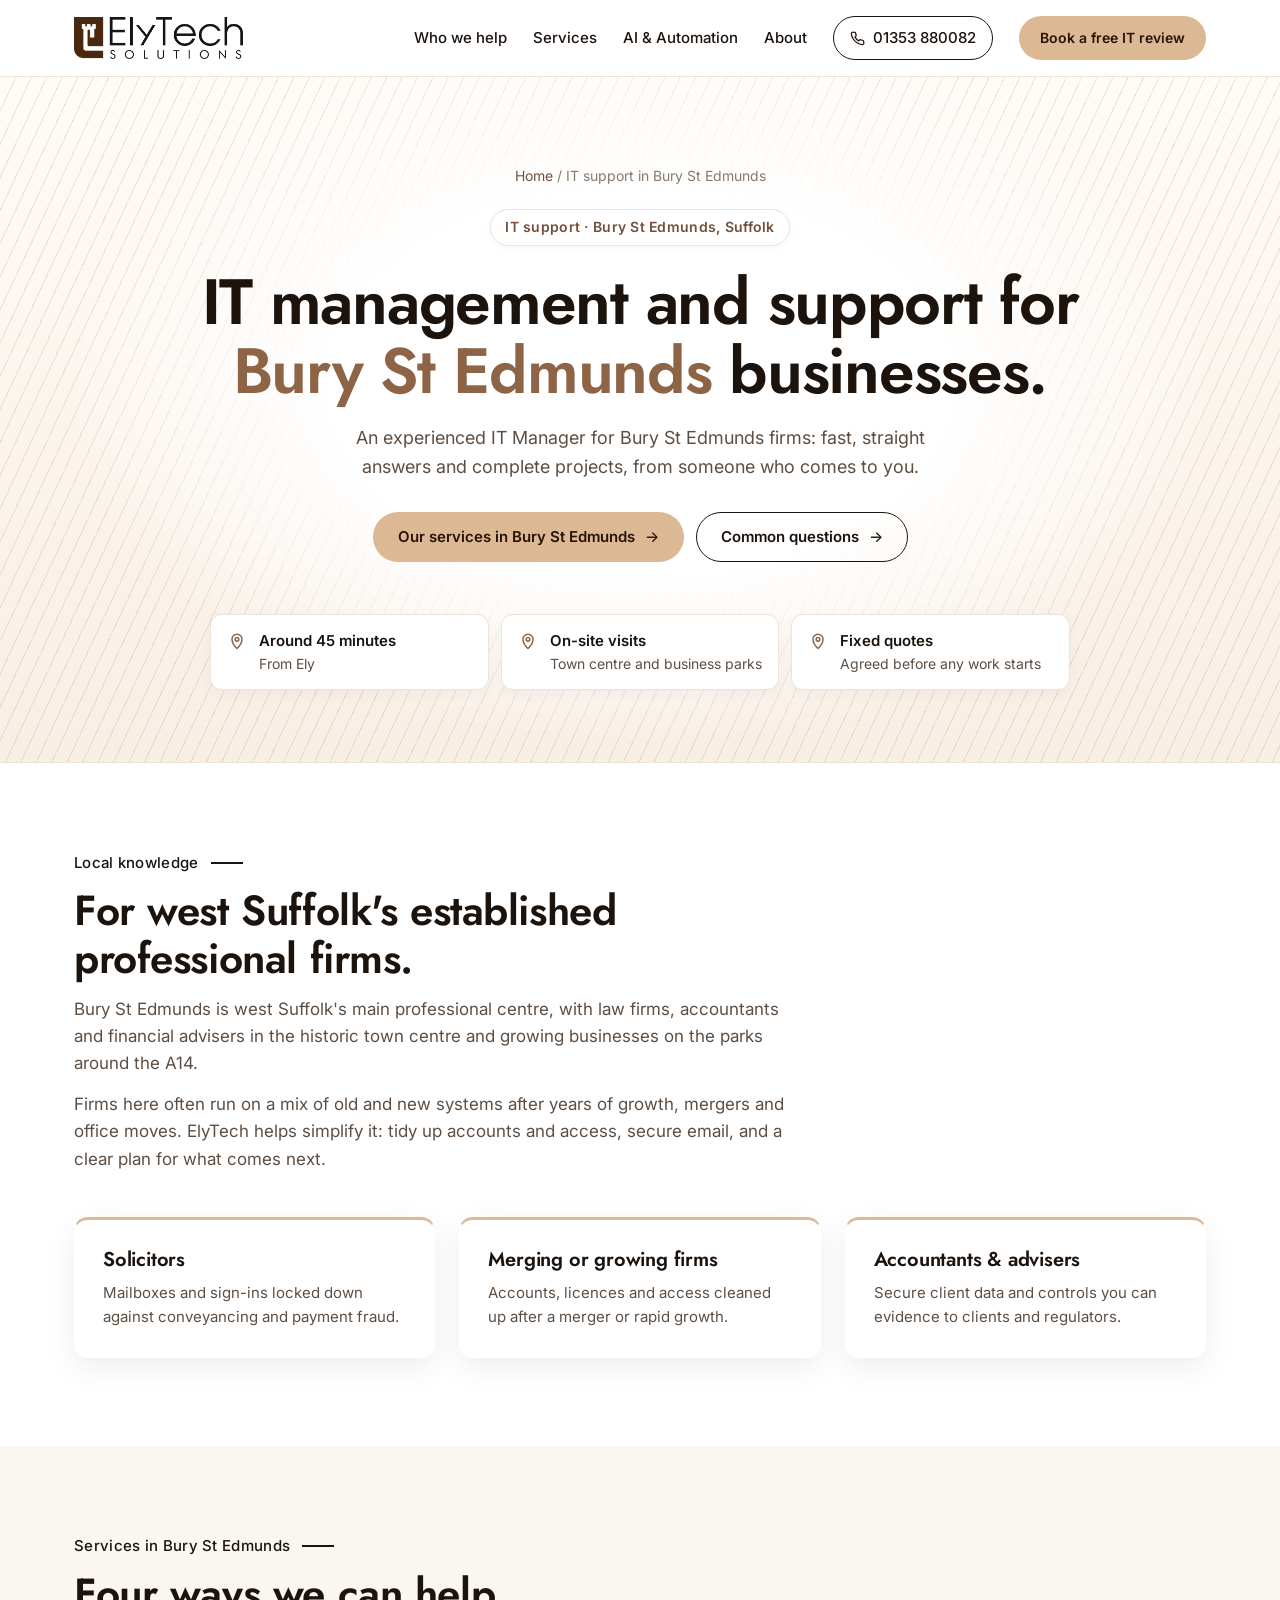
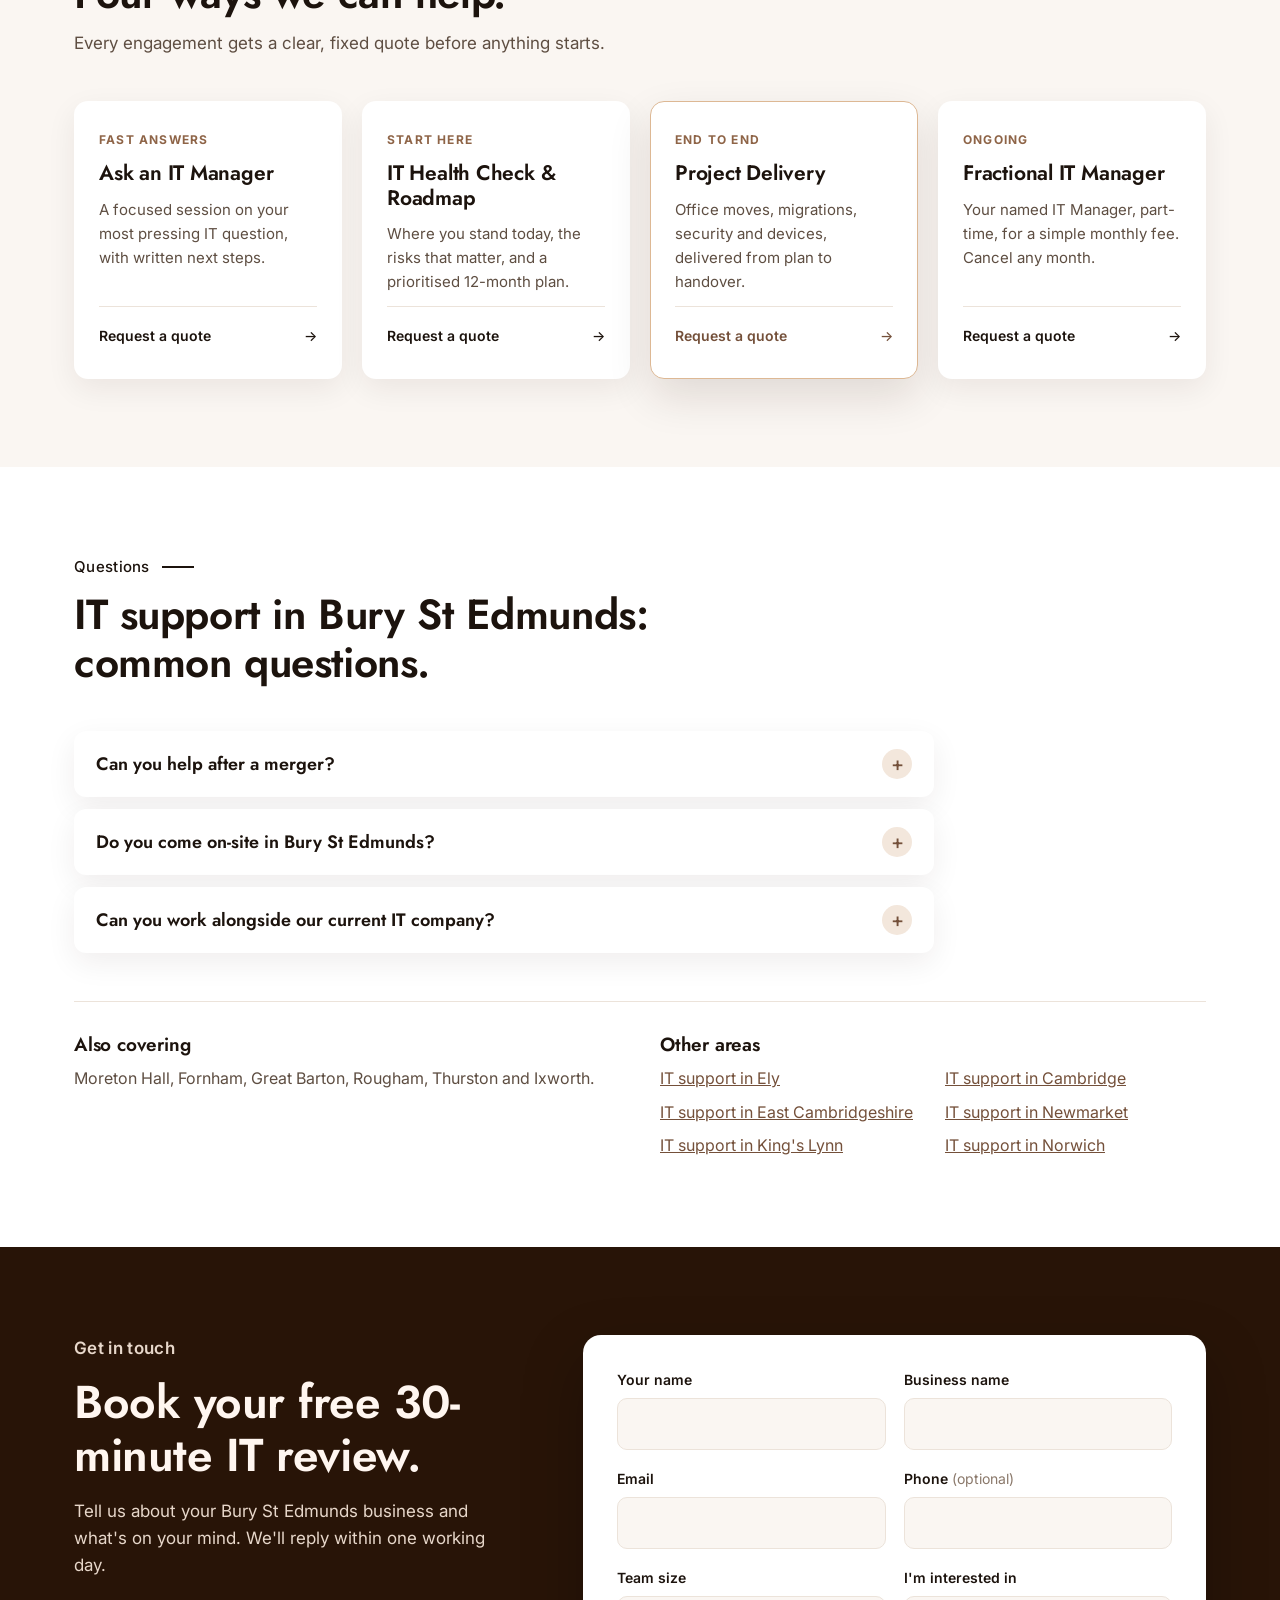
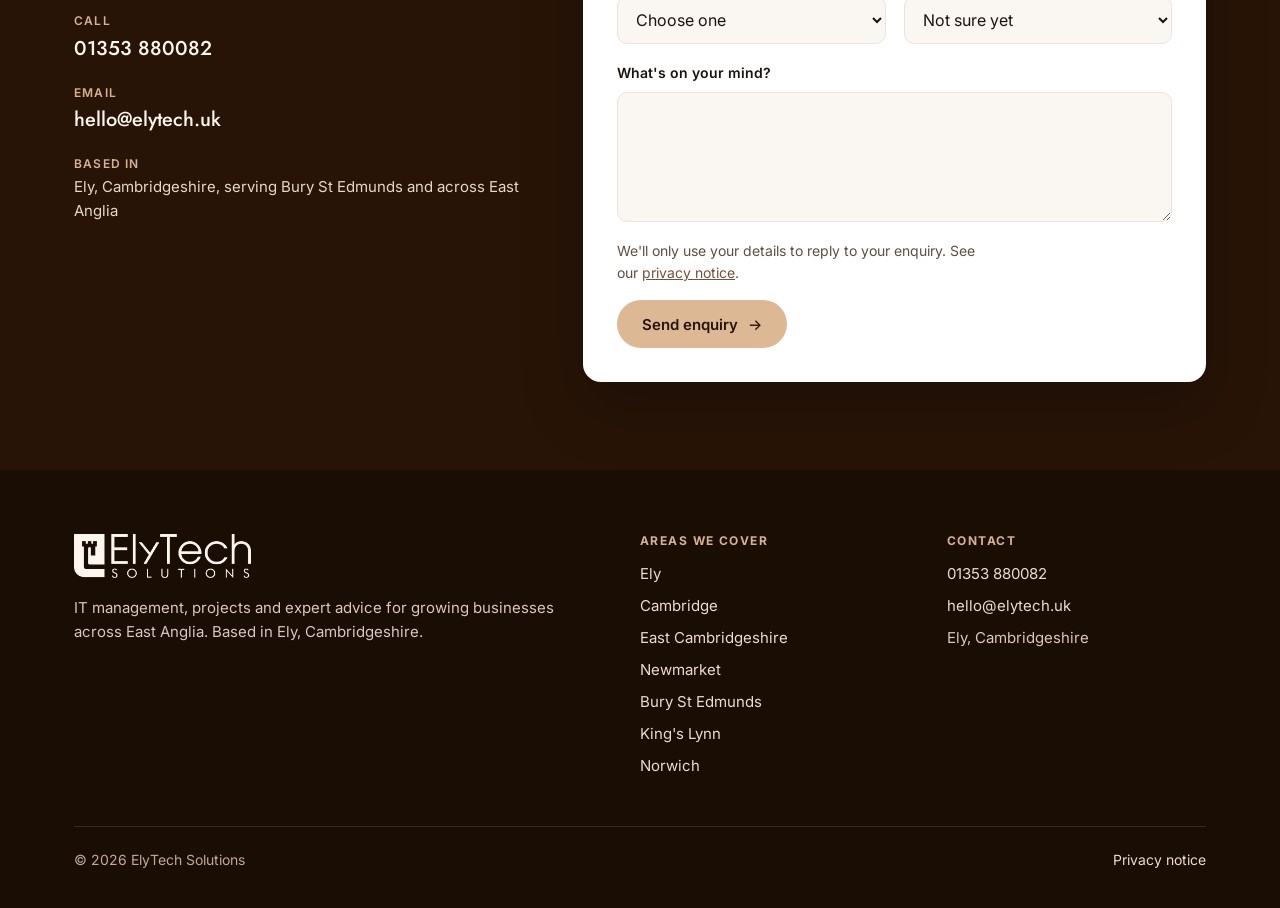
<file: it-support-bury-st-edmunds/index.html>
<!doctype html>
<html lang="en-GB">
<head>
<meta charset="utf-8">
<meta name="viewport" content="width=device-width, initial-scale=1">
<title>IT Support & IT Management in Bury St Edmunds | ElyTech Solutions</title>
<meta name="description" content="IT support, IT management and IT projects for businesses in Bury St Edmunds, Suffolk, from ElyTech Solutions, based in Ely. Fast expert answers, end-to-end projects and fixed quotes.">
<link rel="canonical" href="https://elytech.uk/it-support-bury-st-edmunds/">
<meta name="theme-color" content="#281407">
<meta property="og:type" content="website">
<meta property="og:site_name" content="ElyTech Solutions">
<meta property="og:title" content="IT Support & IT Management in Bury St Edmunds | ElyTech Solutions">
<meta property="og:description" content="IT support, IT management and IT projects for businesses in Bury St Edmunds, Suffolk, from ElyTech Solutions, based in Ely. Fast expert answers, end-to-end projects and fixed quotes.">
<meta property="og:url" content="https://elytech.uk/it-support-bury-st-edmunds/">
<meta property="og:image" content="https://elytech.uk/assets/og-image.png">
<meta name="twitter:card" content="summary_large_image">
<link rel="icon" type="image/png" href="/favicon.png">
<link rel="apple-touch-icon" href="/apple-touch-icon.png">
<link rel="preconnect" href="https://fonts.googleapis.com">
<link rel="preconnect" href="https://fonts.gstatic.com" crossorigin>
<link href="https://fonts.googleapis.com/css2?family=Inter:wght@400;500;600;700&amp;family=Jost:wght@400;500;600;700&amp;display=swap" rel="stylesheet">
<link rel="stylesheet" href="/assets/site.css">
<script type="application/ld+json">{"@context": "https://schema.org", "@type": "ProfessionalService", "name": "ElyTech Solutions", "url": "https://elytech.uk/it-support-bury-st-edmunds/", "logo": "https://elytech.uk/assets/elytech-logo.png", "telephone": "+441353880082", "email": "hello@elytech.uk", "address": {"@type": "PostalAddress", "addressLocality": "Ely", "addressRegion": "Cambridgeshire", "addressCountry": "GB"}, "areaServed": {"@type": "Place", "name": "Bury St Edmunds, Suffolk"}, "description": "IT support, IT management and IT projects for businesses in Bury St Edmunds, Suffolk, from ElyTech Solutions, based in Ely. Fast expert answers, end-to-end projects and fixed quotes."}</script>
<script type="application/ld+json">{"@context": "https://schema.org", "@type": "FAQPage", "mainEntity": [{"@type": "Question", "name": "Can you help after a merger?", "acceptedAnswer": {"@type": "Answer", "text": "Yes. Mergers usually leave duplicate accounts, unused licences and staff with access they no longer need. We clean it up and document it."}}, {"@type": "Question", "name": "Do you come on-site in Bury St Edmunds?", "acceptedAnswer": {"@type": "Answer", "text": "Yes. It's around 45 minutes from our Ely base, and on-site visits are planned around your diary."}}, {"@type": "Question", "name": "Can you work alongside our current IT company?", "acceptedAnswer": {"@type": "Answer", "text": "Yes. We can provide an independent review, manage a project, or act as your IT Manager alongside them."}}]}</script>
<script type="application/ld+json">{"@context": "https://schema.org", "@type": "BreadcrumbList", "itemListElement": [{"@type": "ListItem", "position": 1, "name": "Home", "item": "https://elytech.uk/"}, {"@type": "ListItem", "position": 2, "name": "IT support in Bury St Edmunds", "item": "https://elytech.uk/it-support-bury-st-edmunds/"}]}</script>
</head>
<body>
<a class="skip" href="#main">Skip to content</a>
<header class="site-header">
  <div class="wrap">
    <a class="brand" href="/" aria-label="ElyTech Solutions home"><img class="logo-dark" src="/assets/elytech-logo.png" alt="ElyTech Solutions" width="600" height="160"><img class="logo-light" src="/assets/elytech-logo-cream.png" alt="" aria-hidden="true" width="600" height="160"></a>
    <button class="menu-toggle" type="button" aria-expanded="false" aria-controls="site-nav" aria-label="Open menu"><span></span><span></span><span></span></button>
    <nav class="nav" id="site-nav" aria-label="Main">
      <a class="link" href="/#who">Who we help</a>
      <a class="link" href="/#services">Services</a>
      <a class="link" href="/#automation">AI &amp; Automation</a>
      <a class="link" href="/#about">About</a>
      <a class="phone" href="tel:+441353880082">01353 880082</a>
      <a class="btn btn-primary btn-small" href="#contact">Book a free IT review</a>
    </nav>
  </div>
</header>

<main id="main">

<section class="hero">
  <img class="mark" src="/assets/elytech-mark-cream.png" alt="" aria-hidden="true">
  <div class="wrap">
    <nav class="crumbs" aria-label="Breadcrumb"><a href="/">Home</a> <span aria-hidden="true">/</span> IT support in Bury St Edmunds</nav>
    <p class="eyebrow">IT support · Bury St Edmunds, Suffolk</p>
    <h1>IT management and support for <em>Bury St&nbsp;Edmunds</em> businesses.</h1>
    <p class="lede">An experienced IT Manager for Bury St Edmunds firms: fast, straight answers and complete projects, from someone who comes to you.</p>
    <div class="actions">
      <a class="btn btn-primary mobile-only" href="#contact">Book a free 30-minute IT review</a>
      <a class="btn btn-primary desktop-only" href="#services">Our services in Bury St Edmunds</a>
      <a class="btn btn-ghost-light" href="#questions">Common questions</a>
    </div>
    <div class="trust trust-3"><div><svg viewBox="0 0 24 24" fill="none" stroke-width="1.8" stroke-linecap="round" stroke-linejoin="round" aria-hidden="true"><path d="M12 21s-6-5.3-6-11a6 6 0 0112 0c0 5.7-6 11-6 11z"/><circle cx="12" cy="10" r="2.2"/></svg><p><strong>Around 45 minutes</strong>From Ely</p></div><div><svg viewBox="0 0 24 24" fill="none" stroke-width="1.8" stroke-linecap="round" stroke-linejoin="round" aria-hidden="true"><path d="M12 21s-6-5.3-6-11a6 6 0 0112 0c0 5.7-6 11-6 11z"/><circle cx="12" cy="10" r="2.2"/></svg><p><strong>On-site visits</strong>Town centre and business parks</p></div><div><svg viewBox="0 0 24 24" fill="none" stroke-width="1.8" stroke-linecap="round" stroke-linejoin="round" aria-hidden="true"><path d="M12 21s-6-5.3-6-11a6 6 0 0112 0c0 5.7-6 11-6 11z"/><circle cx="12" cy="10" r="2.2"/></svg><p><strong>Fixed quotes</strong>Agreed before any work starts</p></div></div>
  </div>
</section>

<section class="section">
  <div class="wrap local">
    <div class="section-head">
      <p class="eyebrow">Local knowledge</p>
      <h2>For west Suffolk's established professional firms.</h2>
      <p>Bury St Edmunds is west Suffolk's main professional centre, with law firms, accountants and financial advisers in the historic town centre and growing businesses on the parks around the A14.</p><p>Firms here often run on a mix of old and new systems after years of growth, mergers and office moves. ElyTech helps simplify it: tidy up accounts and access, secure email, and a clear plan for what comes next.</p>
    </div>
    <div class="sectors sectors-3"><article class="sector"><h3>Solicitors</h3><p>Mailboxes and sign-ins locked down against conveyancing and payment fraud.</p></article><article class="sector"><h3>Merging or growing firms</h3><p>Accounts, licences and access cleaned up after a merger or rapid growth.</p></article><article class="sector"><h3>Accountants & advisers</h3><p>Secure client data and controls you can evidence to clients and regulators.</p></article></div>
  </div>
</section>

<section class="section alt" id="services">
  <div class="wrap">
    <div class="section-head">
      <p class="eyebrow">Services in Bury St Edmunds</p>
      <h2>Four ways we can help.</h2>
      <p>Every engagement gets a clear, fixed quote before anything starts.</p>
    </div>
    <div class="services services-compact">
      <article class="service"><span class="kicker">Fast answers</span><h3>Ask an IT Manager</h3><p>A focused session on your most pressing IT question, with written next steps.</p><a class="btn btn-dark btn-small" href="#contact" data-service="Ask an IT Manager">Request a quote</a></article>
      <article class="service"><span class="kicker">Start here</span><h3>IT Health Check &amp; Roadmap</h3><p>Where you stand today, the risks that matter, and a prioritised 12-month plan.</p><a class="btn btn-dark btn-small" href="#contact" data-service="IT Health Check &amp; Roadmap">Request a quote</a></article>
      <article class="service featured"><span class="kicker">End to end</span><h3>Project Delivery</h3><p>Office moves, migrations, security and devices, delivered from plan to handover.</p><a class="btn btn-primary btn-small" href="#contact" data-service="Project Delivery">Request a quote</a></article>
      <article class="service"><span class="kicker">Ongoing</span><h3>Fractional IT Manager</h3><p>Your named IT Manager, part-time, for a simple monthly fee. Cancel any month.</p><a class="btn btn-dark btn-small" href="#contact" data-service="Fractional IT Manager">Request a quote</a></article>
    </div>
  </div>
</section>

<section class="section" id="questions">
  <div class="wrap">
    <div class="section-head">
      <p class="eyebrow">Questions</p>
      <h2>IT support in Bury St Edmunds: common questions.</h2>
    </div>
    <div class="faq"><details><summary>Can you help after a merger?</summary><p>Yes. Mergers usually leave duplicate accounts, unused licences and staff with access they no longer need. We clean it up and document it.</p></details><details><summary>Do you come on-site in Bury St Edmunds?</summary><p>Yes. It's around 45 minutes from our Ely base, and on-site visits are planned around your diary.</p></details><details><summary>Can you work alongside our current IT company?</summary><p>Yes. We can provide an independent review, manage a project, or act as your IT Manager alongside them.</p></details></div>
    <div class="coverage">
      <div><h3>Also covering</h3><p>Moreton Hall, Fornham, Great Barton, Rougham, Thurston and Ixworth.</p></div>
      <div><h3>Other areas</h3><ul><li><a href="/it-support-ely/">IT support in Ely</a></li><li><a href="/it-support-cambridge/">IT support in Cambridge</a></li><li><a href="/it-support-east-cambridgeshire/">IT support in East Cambridgeshire</a></li><li><a href="/it-support-newmarket/">IT support in Newmarket</a></li><li><a href="/it-support-kings-lynn/">IT support in King's Lynn</a></li><li><a href="/it-support-norwich/">IT support in Norwich</a></li></ul></div>
    </div>
  </div>
</section>

<section class="section contact" id="contact">
  <div class="wrap contact-grid">
    <div class="intro">
      <p class="eyebrow">Get in touch</p>
      <h2>Book your free 30-minute IT review.</h2>
      <p>Tell us about your Bury St Edmunds business and what's on your mind. We'll reply within one working day.</p>
      <ul class="contact-list">
        <li><small>Call</small><a href="tel:+441353880082">01353 880082</a></li>
        <li><small>Email</small><a href="mailto:hello@elytech.uk">hello@elytech.uk</a></li>
        <li><small>Based in</small><span>Ely, Cambridgeshire, serving Bury St Edmunds and across East Anglia</span></li>
      </ul>
    </div>
    <form class="enquiry" name="enquiry" method="POST" action="/thanks.html" data-netlify="true" netlify-honeypot="company-website">
      <input type="hidden" name="form-name" value="enquiry">
      <p class="hidden"><label>Leave this empty <input name="company-website" tabindex="-1" autocomplete="off"></label></p>
      <div class="field"><label for="f-name">Your name</label><input id="f-name" name="name" autocomplete="name" required></div>
      <div class="field"><label for="f-business">Business name</label><input id="f-business" name="business" autocomplete="organization" required></div>
      <div class="field"><label for="f-email">Email</label><input id="f-email" name="email" type="email" autocomplete="email" required></div>
      <div class="field"><label for="f-phone">Phone <span>(optional)</span></label><input id="f-phone" name="phone" type="tel" autocomplete="tel"></div>
      <div class="field"><label for="f-size">Team size</label>
        <select id="f-size" name="team-size"><option value="">Choose one</option><option>1 to 5</option><option>6 to 20</option><option>21 to 50</option><option>51 to 100</option><option>More than 100</option></select></div>
      <div class="field"><label for="f-service">I'm interested in</label>
        <select id="f-service" name="service"><option value="">Not sure yet</option><option>Ask an IT Manager</option><option>IT Health Check &amp; Roadmap</option><option>Project Delivery</option><option>Fractional IT Manager</option><option>Something urgent</option></select></div>
      <div class="field full"><label for="f-message">What's on your mind?</label><textarea id="f-message" name="message" required></textarea></div>
      <div class="form-foot">
        <p>We'll only use your details to reply to your enquiry. See our <a href="/privacy.html">privacy notice</a>.</p>
        <button class="btn btn-primary" type="submit">Send enquiry</button>
      </div>
    </form>
  </div>
</section>

</main>
<footer class="site-footer">
  <div class="wrap">
    <div>
      <img src="/assets/elytech-logo-cream.png" alt="ElyTech Solutions" width="600" height="160">
      <p>IT management, projects and expert advice for growing businesses across East Anglia. Based in Ely, Cambridgeshire.</p>
    </div>
    <div>
      <h4>Areas we cover</h4>
      <ul><li><a href="/it-support-ely/">Ely</a></li><li><a href="/it-support-cambridge/">Cambridge</a></li><li><a href="/it-support-east-cambridgeshire/">East Cambridgeshire</a></li><li><a href="/it-support-newmarket/">Newmarket</a></li><li><a href="/it-support-bury-st-edmunds/">Bury St Edmunds</a></li><li><a href="/it-support-kings-lynn/">King's Lynn</a></li><li><a href="/it-support-norwich/">Norwich</a></li></ul>
    </div>
    <div>
      <h4>Contact</h4>
      <ul><li><a href="tel:+441353880082">01353 880082</a></li><li><a href="mailto:hello@elytech.uk">hello@elytech.uk</a></li><li>Ely, Cambridgeshire</li></ul>
    </div>
    <div class="legal"><span>© 2026 ElyTech Solutions</span><a href="/privacy.html">Privacy notice</a></div>
  </div>
</footer>

<script>
  document.querySelectorAll('[data-service]').forEach(function (a) {
    a.addEventListener('click', function () {
      var s = document.getElementById('f-service');
      if (s) s.value = a.getAttribute('data-service');
    });
  });
</script>
<!-- Cloudflare Web Analytics --><script defer src="https://static.cloudflareinsights.com/beacon.min.js" data-cf-beacon='{"token": "6d2a5d211ded48889d83593cf632d396"}'></script><!-- End Cloudflare Web Analytics -->
<script>(function(){var b=document.querySelector(".menu-toggle"),h=document.querySelector(".site-header");if(!b||!h)return;function s(o){h.classList.toggle("menu-open",o);b.setAttribute("aria-expanded",o?"true":"false");b.setAttribute("aria-label",o?"Close menu":"Open menu");}b.addEventListener("click",function(){s(!h.classList.contains("menu-open"));});document.querySelectorAll("#site-nav a").forEach(function(a){a.addEventListener("click",function(){s(false);});});document.addEventListener("keydown",function(e){if(e.key==="Escape")s(false);});})();</script>
</body>
</html>
</file>
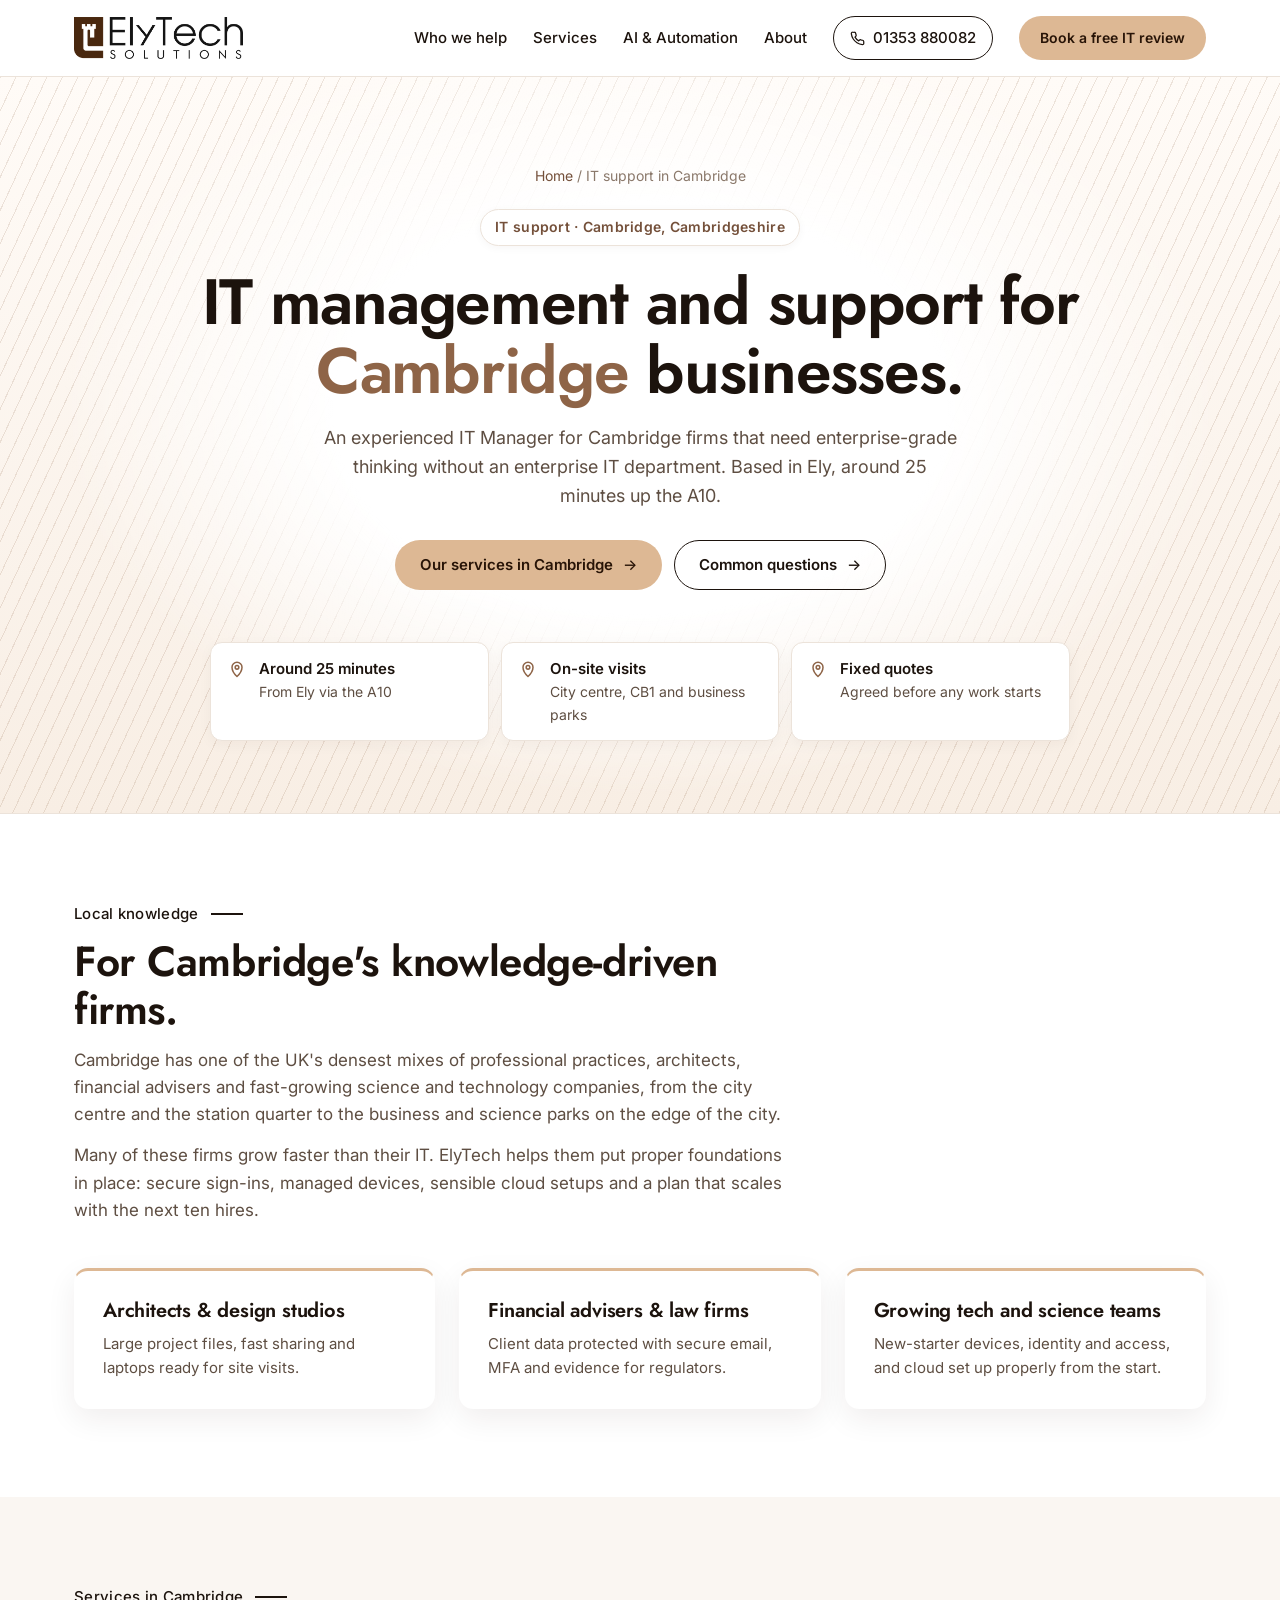
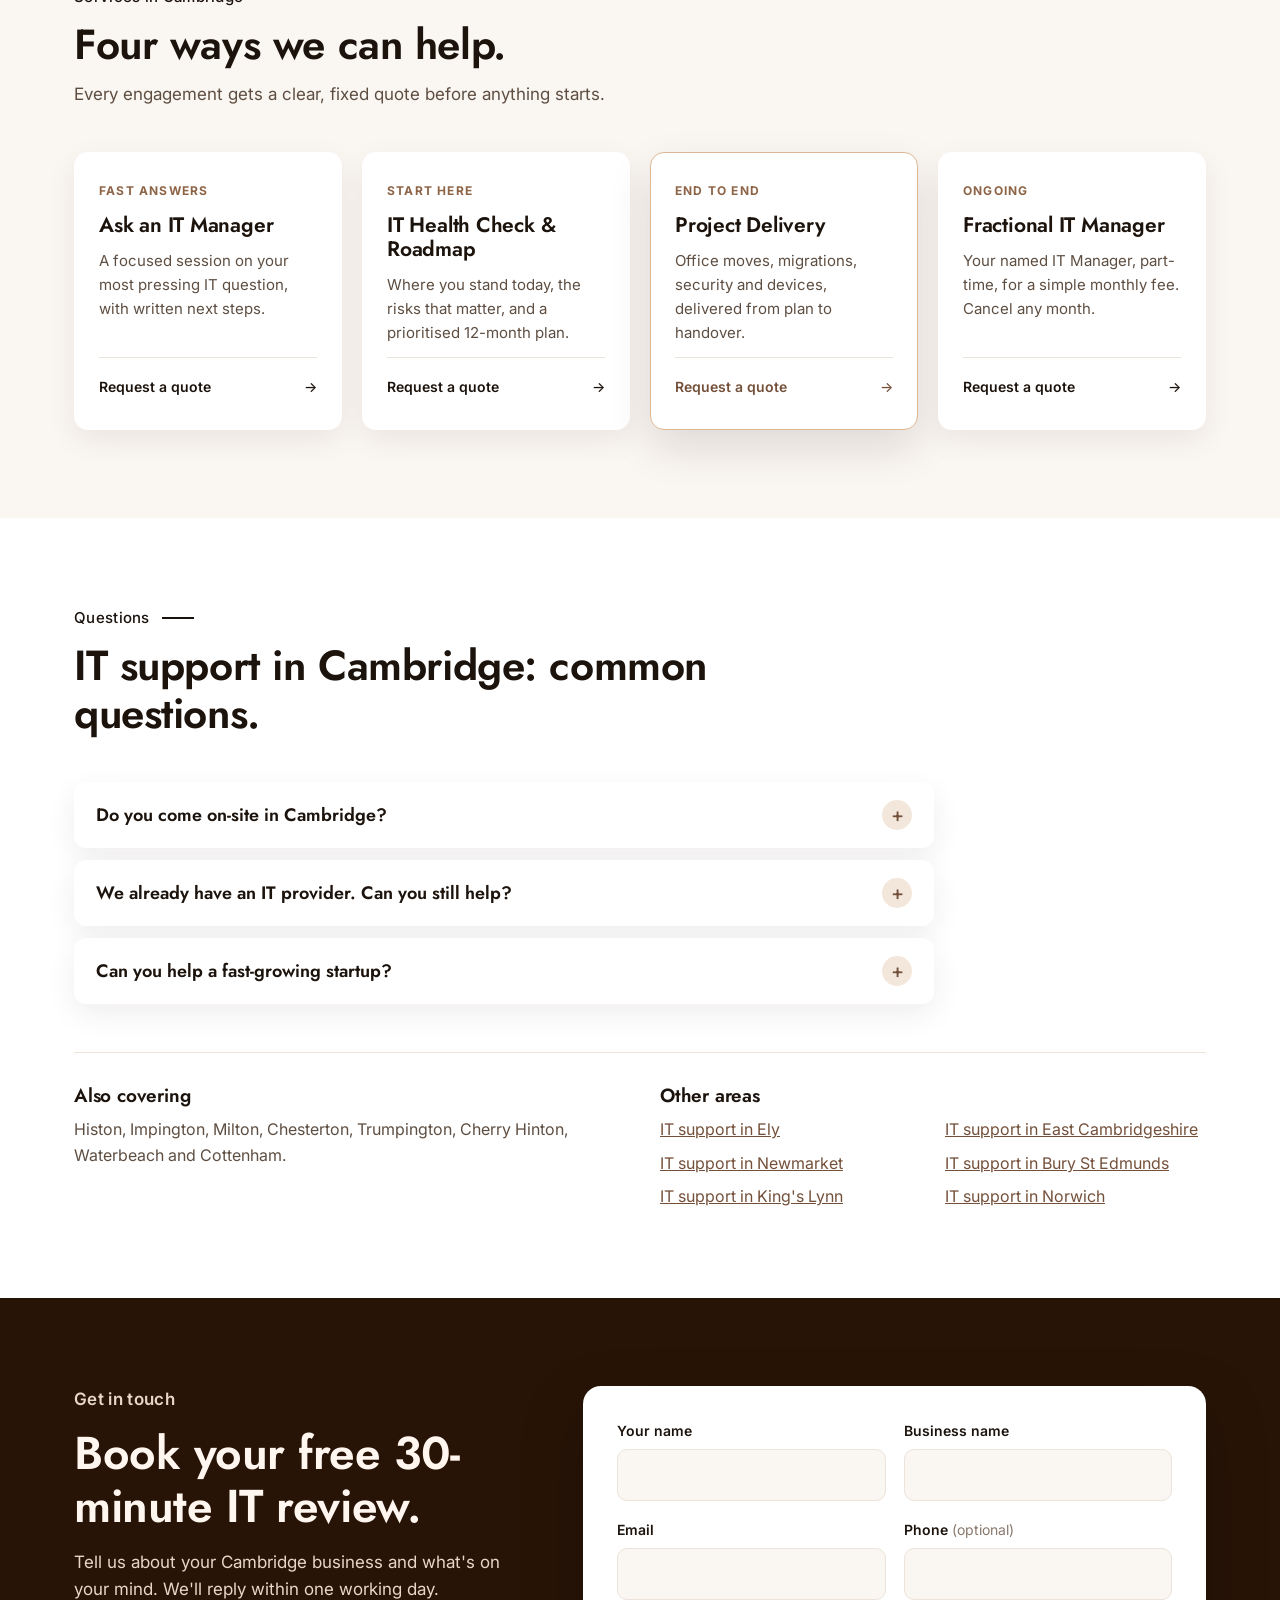
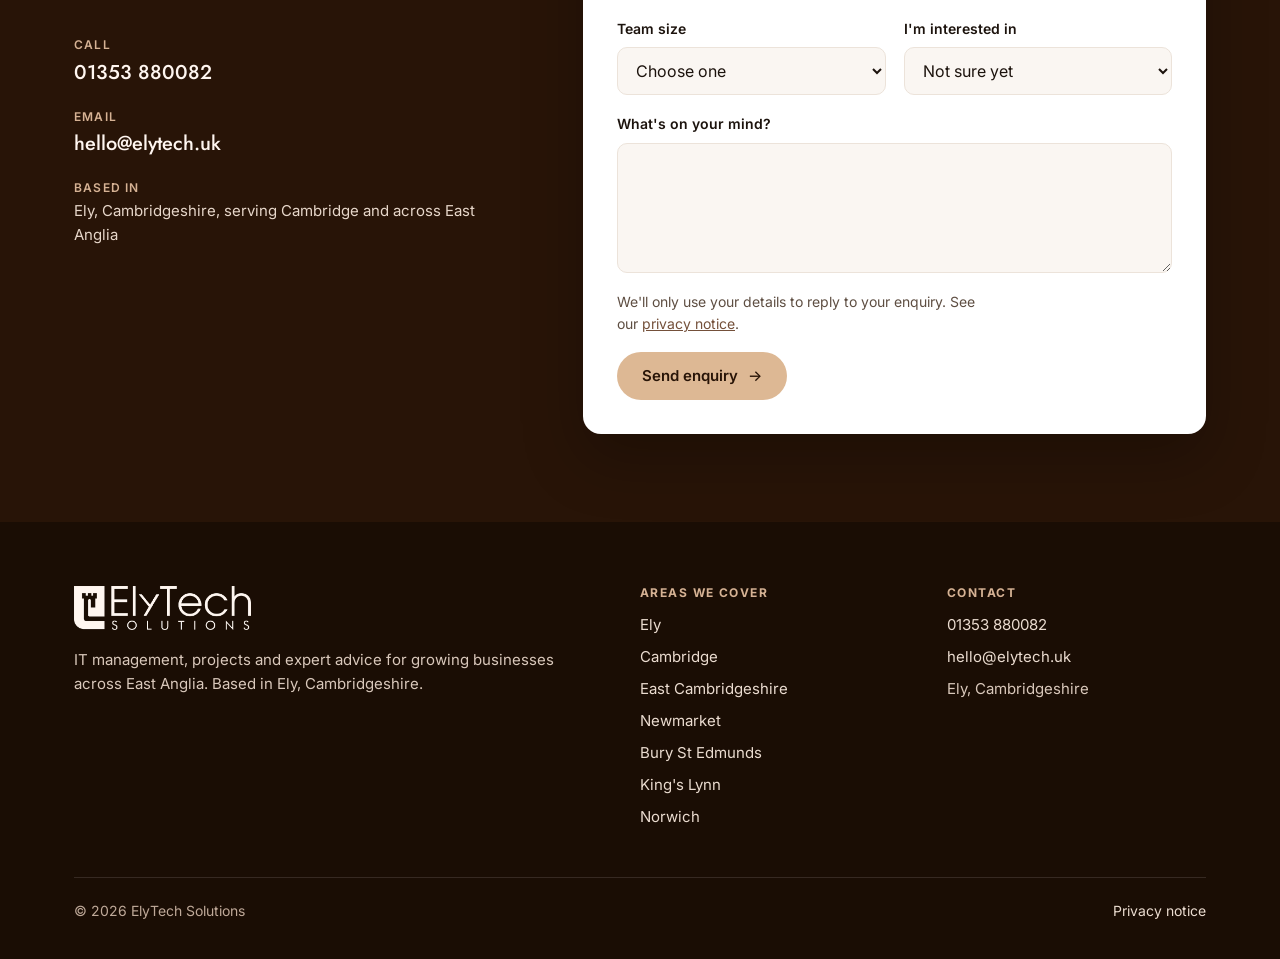
<file: it-support-cambridge/index.html>
<!doctype html>
<html lang="en-GB">
<head>
<meta charset="utf-8">
<meta name="viewport" content="width=device-width, initial-scale=1">
<title>IT Support & IT Management in Cambridge | ElyTech Solutions</title>
<meta name="description" content="IT support, IT management and IT projects for businesses in Cambridge, Cambridgeshire, from ElyTech Solutions, based in Ely. Fast expert answers, end-to-end projects and fixed quotes.">
<link rel="canonical" href="https://elytech.uk/it-support-cambridge/">
<meta name="theme-color" content="#281407">
<meta property="og:type" content="website">
<meta property="og:site_name" content="ElyTech Solutions">
<meta property="og:title" content="IT Support & IT Management in Cambridge | ElyTech Solutions">
<meta property="og:description" content="IT support, IT management and IT projects for businesses in Cambridge, Cambridgeshire, from ElyTech Solutions, based in Ely. Fast expert answers, end-to-end projects and fixed quotes.">
<meta property="og:url" content="https://elytech.uk/it-support-cambridge/">
<meta property="og:image" content="https://elytech.uk/assets/og-image.png">
<meta name="twitter:card" content="summary_large_image">
<link rel="icon" type="image/png" href="/favicon.png">
<link rel="apple-touch-icon" href="/apple-touch-icon.png">
<link rel="preconnect" href="https://fonts.googleapis.com">
<link rel="preconnect" href="https://fonts.gstatic.com" crossorigin>
<link href="https://fonts.googleapis.com/css2?family=Inter:wght@400;500;600;700&amp;family=Jost:wght@400;500;600;700&amp;display=swap" rel="stylesheet">
<link rel="stylesheet" href="/assets/site.css">
<script type="application/ld+json">{"@context": "https://schema.org", "@type": "ProfessionalService", "name": "ElyTech Solutions", "url": "https://elytech.uk/it-support-cambridge/", "logo": "https://elytech.uk/assets/elytech-logo.png", "telephone": "+441353880082", "email": "hello@elytech.uk", "address": {"@type": "PostalAddress", "addressLocality": "Ely", "addressRegion": "Cambridgeshire", "addressCountry": "GB"}, "areaServed": {"@type": "Place", "name": "Cambridge, Cambridgeshire"}, "description": "IT support, IT management and IT projects for businesses in Cambridge, Cambridgeshire, from ElyTech Solutions, based in Ely. Fast expert answers, end-to-end projects and fixed quotes."}</script>
<script type="application/ld+json">{"@context": "https://schema.org", "@type": "FAQPage", "mainEntity": [{"@type": "Question", "name": "Do you come on-site in Cambridge?", "acceptedAnswer": {"@type": "Answer", "text": "Yes. Cambridge is around 25 minutes from our Ely base, so on-site work in the city and on the surrounding business parks is routine."}}, {"@type": "Question", "name": "We already have an IT provider. Can you still help?", "acceptedAnswer": {"@type": "Answer", "text": "Yes. Many firms use ElyTech alongside their provider for decisions, projects and an independent view on quotes and contracts."}}, {"@type": "Question", "name": "Can you help a fast-growing startup?", "acceptedAnswer": {"@type": "Answer", "text": "Yes. We set up identity, devices and cloud so new starters are productive on day one and security doesn't slip as you grow."}}]}</script>
<script type="application/ld+json">{"@context": "https://schema.org", "@type": "BreadcrumbList", "itemListElement": [{"@type": "ListItem", "position": 1, "name": "Home", "item": "https://elytech.uk/"}, {"@type": "ListItem", "position": 2, "name": "IT support in Cambridge", "item": "https://elytech.uk/it-support-cambridge/"}]}</script>
</head>
<body>
<a class="skip" href="#main">Skip to content</a>
<header class="site-header">
  <div class="wrap">
    <a class="brand" href="/" aria-label="ElyTech Solutions home"><img class="logo-dark" src="/assets/elytech-logo.png" alt="ElyTech Solutions" width="600" height="160"><img class="logo-light" src="/assets/elytech-logo-cream.png" alt="" aria-hidden="true" width="600" height="160"></a>
    <button class="menu-toggle" type="button" aria-expanded="false" aria-controls="site-nav" aria-label="Open menu"><span></span><span></span><span></span></button>
    <nav class="nav" id="site-nav" aria-label="Main">
      <a class="link" href="/#who">Who we help</a>
      <a class="link" href="/#services">Services</a>
      <a class="link" href="/#automation">AI &amp; Automation</a>
      <a class="link" href="/#about">About</a>
      <a class="phone" href="tel:+441353880082">01353 880082</a>
      <a class="btn btn-primary btn-small" href="#contact">Book a free IT review</a>
    </nav>
  </div>
</header>

<main id="main">

<section class="hero">
  <img class="mark" src="/assets/elytech-mark-cream.png" alt="" aria-hidden="true">
  <div class="wrap">
    <nav class="crumbs" aria-label="Breadcrumb"><a href="/">Home</a> <span aria-hidden="true">/</span> IT support in Cambridge</nav>
    <p class="eyebrow">IT support · Cambridge, Cambridgeshire</p>
    <h1>IT management and support for <em>Cambridge</em> businesses.</h1>
    <p class="lede">An experienced IT Manager for Cambridge firms that need enterprise-grade thinking without an enterprise IT department. Based in Ely, around 25 minutes up the A10.</p>
    <div class="actions">
      <a class="btn btn-primary mobile-only" href="#contact">Book a free 30-minute IT review</a>
      <a class="btn btn-primary desktop-only" href="#services">Our services in Cambridge</a>
      <a class="btn btn-ghost-light" href="#questions">Common questions</a>
    </div>
    <div class="trust trust-3"><div><svg viewBox="0 0 24 24" fill="none" stroke-width="1.8" stroke-linecap="round" stroke-linejoin="round" aria-hidden="true"><path d="M12 21s-6-5.3-6-11a6 6 0 0112 0c0 5.7-6 11-6 11z"/><circle cx="12" cy="10" r="2.2"/></svg><p><strong>Around 25 minutes</strong>From Ely via the A10</p></div><div><svg viewBox="0 0 24 24" fill="none" stroke-width="1.8" stroke-linecap="round" stroke-linejoin="round" aria-hidden="true"><path d="M12 21s-6-5.3-6-11a6 6 0 0112 0c0 5.7-6 11-6 11z"/><circle cx="12" cy="10" r="2.2"/></svg><p><strong>On-site visits</strong>City centre, CB1 and business parks</p></div><div><svg viewBox="0 0 24 24" fill="none" stroke-width="1.8" stroke-linecap="round" stroke-linejoin="round" aria-hidden="true"><path d="M12 21s-6-5.3-6-11a6 6 0 0112 0c0 5.7-6 11-6 11z"/><circle cx="12" cy="10" r="2.2"/></svg><p><strong>Fixed quotes</strong>Agreed before any work starts</p></div></div>
  </div>
</section>

<section class="section">
  <div class="wrap local">
    <div class="section-head">
      <p class="eyebrow">Local knowledge</p>
      <h2>For Cambridge's knowledge-driven firms.</h2>
      <p>Cambridge has one of the UK's densest mixes of professional practices, architects, financial advisers and fast-growing science and technology companies, from the city centre and the station quarter to the business and science parks on the edge of the city.</p><p>Many of these firms grow faster than their IT. ElyTech helps them put proper foundations in place: secure sign-ins, managed devices, sensible cloud setups and a plan that scales with the next ten hires.</p>
    </div>
    <div class="sectors sectors-3"><article class="sector"><h3>Architects & design studios</h3><p>Large project files, fast sharing and laptops ready for site visits.</p></article><article class="sector"><h3>Financial advisers & law firms</h3><p>Client data protected with secure email, MFA and evidence for regulators.</p></article><article class="sector"><h3>Growing tech and science teams</h3><p>New-starter devices, identity and access, and cloud set up properly from the start.</p></article></div>
  </div>
</section>

<section class="section alt" id="services">
  <div class="wrap">
    <div class="section-head">
      <p class="eyebrow">Services in Cambridge</p>
      <h2>Four ways we can help.</h2>
      <p>Every engagement gets a clear, fixed quote before anything starts.</p>
    </div>
    <div class="services services-compact">
      <article class="service"><span class="kicker">Fast answers</span><h3>Ask an IT Manager</h3><p>A focused session on your most pressing IT question, with written next steps.</p><a class="btn btn-dark btn-small" href="#contact" data-service="Ask an IT Manager">Request a quote</a></article>
      <article class="service"><span class="kicker">Start here</span><h3>IT Health Check &amp; Roadmap</h3><p>Where you stand today, the risks that matter, and a prioritised 12-month plan.</p><a class="btn btn-dark btn-small" href="#contact" data-service="IT Health Check &amp; Roadmap">Request a quote</a></article>
      <article class="service featured"><span class="kicker">End to end</span><h3>Project Delivery</h3><p>Office moves, migrations, security and devices, delivered from plan to handover.</p><a class="btn btn-primary btn-small" href="#contact" data-service="Project Delivery">Request a quote</a></article>
      <article class="service"><span class="kicker">Ongoing</span><h3>Fractional IT Manager</h3><p>Your named IT Manager, part-time, for a simple monthly fee. Cancel any month.</p><a class="btn btn-dark btn-small" href="#contact" data-service="Fractional IT Manager">Request a quote</a></article>
    </div>
  </div>
</section>

<section class="section" id="questions">
  <div class="wrap">
    <div class="section-head">
      <p class="eyebrow">Questions</p>
      <h2>IT support in Cambridge: common questions.</h2>
    </div>
    <div class="faq"><details><summary>Do you come on-site in Cambridge?</summary><p>Yes. Cambridge is around 25 minutes from our Ely base, so on-site work in the city and on the surrounding business parks is routine.</p></details><details><summary>We already have an IT provider. Can you still help?</summary><p>Yes. Many firms use ElyTech alongside their provider for decisions, projects and an independent view on quotes and contracts.</p></details><details><summary>Can you help a fast-growing startup?</summary><p>Yes. We set up identity, devices and cloud so new starters are productive on day one and security doesn't slip as you grow.</p></details></div>
    <div class="coverage">
      <div><h3>Also covering</h3><p>Histon, Impington, Milton, Chesterton, Trumpington, Cherry Hinton, Waterbeach and Cottenham.</p></div>
      <div><h3>Other areas</h3><ul><li><a href="/it-support-ely/">IT support in Ely</a></li><li><a href="/it-support-east-cambridgeshire/">IT support in East Cambridgeshire</a></li><li><a href="/it-support-newmarket/">IT support in Newmarket</a></li><li><a href="/it-support-bury-st-edmunds/">IT support in Bury St Edmunds</a></li><li><a href="/it-support-kings-lynn/">IT support in King's Lynn</a></li><li><a href="/it-support-norwich/">IT support in Norwich</a></li></ul></div>
    </div>
  </div>
</section>

<section class="section contact" id="contact">
  <div class="wrap contact-grid">
    <div class="intro">
      <p class="eyebrow">Get in touch</p>
      <h2>Book your free 30-minute IT review.</h2>
      <p>Tell us about your Cambridge business and what's on your mind. We'll reply within one working day.</p>
      <ul class="contact-list">
        <li><small>Call</small><a href="tel:+441353880082">01353 880082</a></li>
        <li><small>Email</small><a href="mailto:hello@elytech.uk">hello@elytech.uk</a></li>
        <li><small>Based in</small><span>Ely, Cambridgeshire, serving Cambridge and across East Anglia</span></li>
      </ul>
    </div>
    <form class="enquiry" name="enquiry" method="POST" action="/thanks.html" data-netlify="true" netlify-honeypot="company-website">
      <input type="hidden" name="form-name" value="enquiry">
      <p class="hidden"><label>Leave this empty <input name="company-website" tabindex="-1" autocomplete="off"></label></p>
      <div class="field"><label for="f-name">Your name</label><input id="f-name" name="name" autocomplete="name" required></div>
      <div class="field"><label for="f-business">Business name</label><input id="f-business" name="business" autocomplete="organization" required></div>
      <div class="field"><label for="f-email">Email</label><input id="f-email" name="email" type="email" autocomplete="email" required></div>
      <div class="field"><label for="f-phone">Phone <span>(optional)</span></label><input id="f-phone" name="phone" type="tel" autocomplete="tel"></div>
      <div class="field"><label for="f-size">Team size</label>
        <select id="f-size" name="team-size"><option value="">Choose one</option><option>1 to 5</option><option>6 to 20</option><option>21 to 50</option><option>51 to 100</option><option>More than 100</option></select></div>
      <div class="field"><label for="f-service">I'm interested in</label>
        <select id="f-service" name="service"><option value="">Not sure yet</option><option>Ask an IT Manager</option><option>IT Health Check &amp; Roadmap</option><option>Project Delivery</option><option>Fractional IT Manager</option><option>Something urgent</option></select></div>
      <div class="field full"><label for="f-message">What's on your mind?</label><textarea id="f-message" name="message" required></textarea></div>
      <div class="form-foot">
        <p>We'll only use your details to reply to your enquiry. See our <a href="/privacy.html">privacy notice</a>.</p>
        <button class="btn btn-primary" type="submit">Send enquiry</button>
      </div>
    </form>
  </div>
</section>

</main>
<footer class="site-footer">
  <div class="wrap">
    <div>
      <img src="/assets/elytech-logo-cream.png" alt="ElyTech Solutions" width="600" height="160">
      <p>IT management, projects and expert advice for growing businesses across East Anglia. Based in Ely, Cambridgeshire.</p>
    </div>
    <div>
      <h4>Areas we cover</h4>
      <ul><li><a href="/it-support-ely/">Ely</a></li><li><a href="/it-support-cambridge/">Cambridge</a></li><li><a href="/it-support-east-cambridgeshire/">East Cambridgeshire</a></li><li><a href="/it-support-newmarket/">Newmarket</a></li><li><a href="/it-support-bury-st-edmunds/">Bury St Edmunds</a></li><li><a href="/it-support-kings-lynn/">King's Lynn</a></li><li><a href="/it-support-norwich/">Norwich</a></li></ul>
    </div>
    <div>
      <h4>Contact</h4>
      <ul><li><a href="tel:+441353880082">01353 880082</a></li><li><a href="mailto:hello@elytech.uk">hello@elytech.uk</a></li><li>Ely, Cambridgeshire</li></ul>
    </div>
    <div class="legal"><span>© 2026 ElyTech Solutions</span><a href="/privacy.html">Privacy notice</a></div>
  </div>
</footer>

<script>
  document.querySelectorAll('[data-service]').forEach(function (a) {
    a.addEventListener('click', function () {
      var s = document.getElementById('f-service');
      if (s) s.value = a.getAttribute('data-service');
    });
  });
</script>
<!-- Cloudflare Web Analytics --><script defer src="https://static.cloudflareinsights.com/beacon.min.js" data-cf-beacon='{"token": "6d2a5d211ded48889d83593cf632d396"}'></script><!-- End Cloudflare Web Analytics -->
<script>(function(){var b=document.querySelector(".menu-toggle"),h=document.querySelector(".site-header");if(!b||!h)return;function s(o){h.classList.toggle("menu-open",o);b.setAttribute("aria-expanded",o?"true":"false");b.setAttribute("aria-label",o?"Close menu":"Open menu");}b.addEventListener("click",function(){s(!h.classList.contains("menu-open"));});document.querySelectorAll("#site-nav a").forEach(function(a){a.addEventListener("click",function(){s(false);});});document.addEventListener("keydown",function(e){if(e.key==="Escape")s(false);});})();</script>
</body>
</html>
</file>
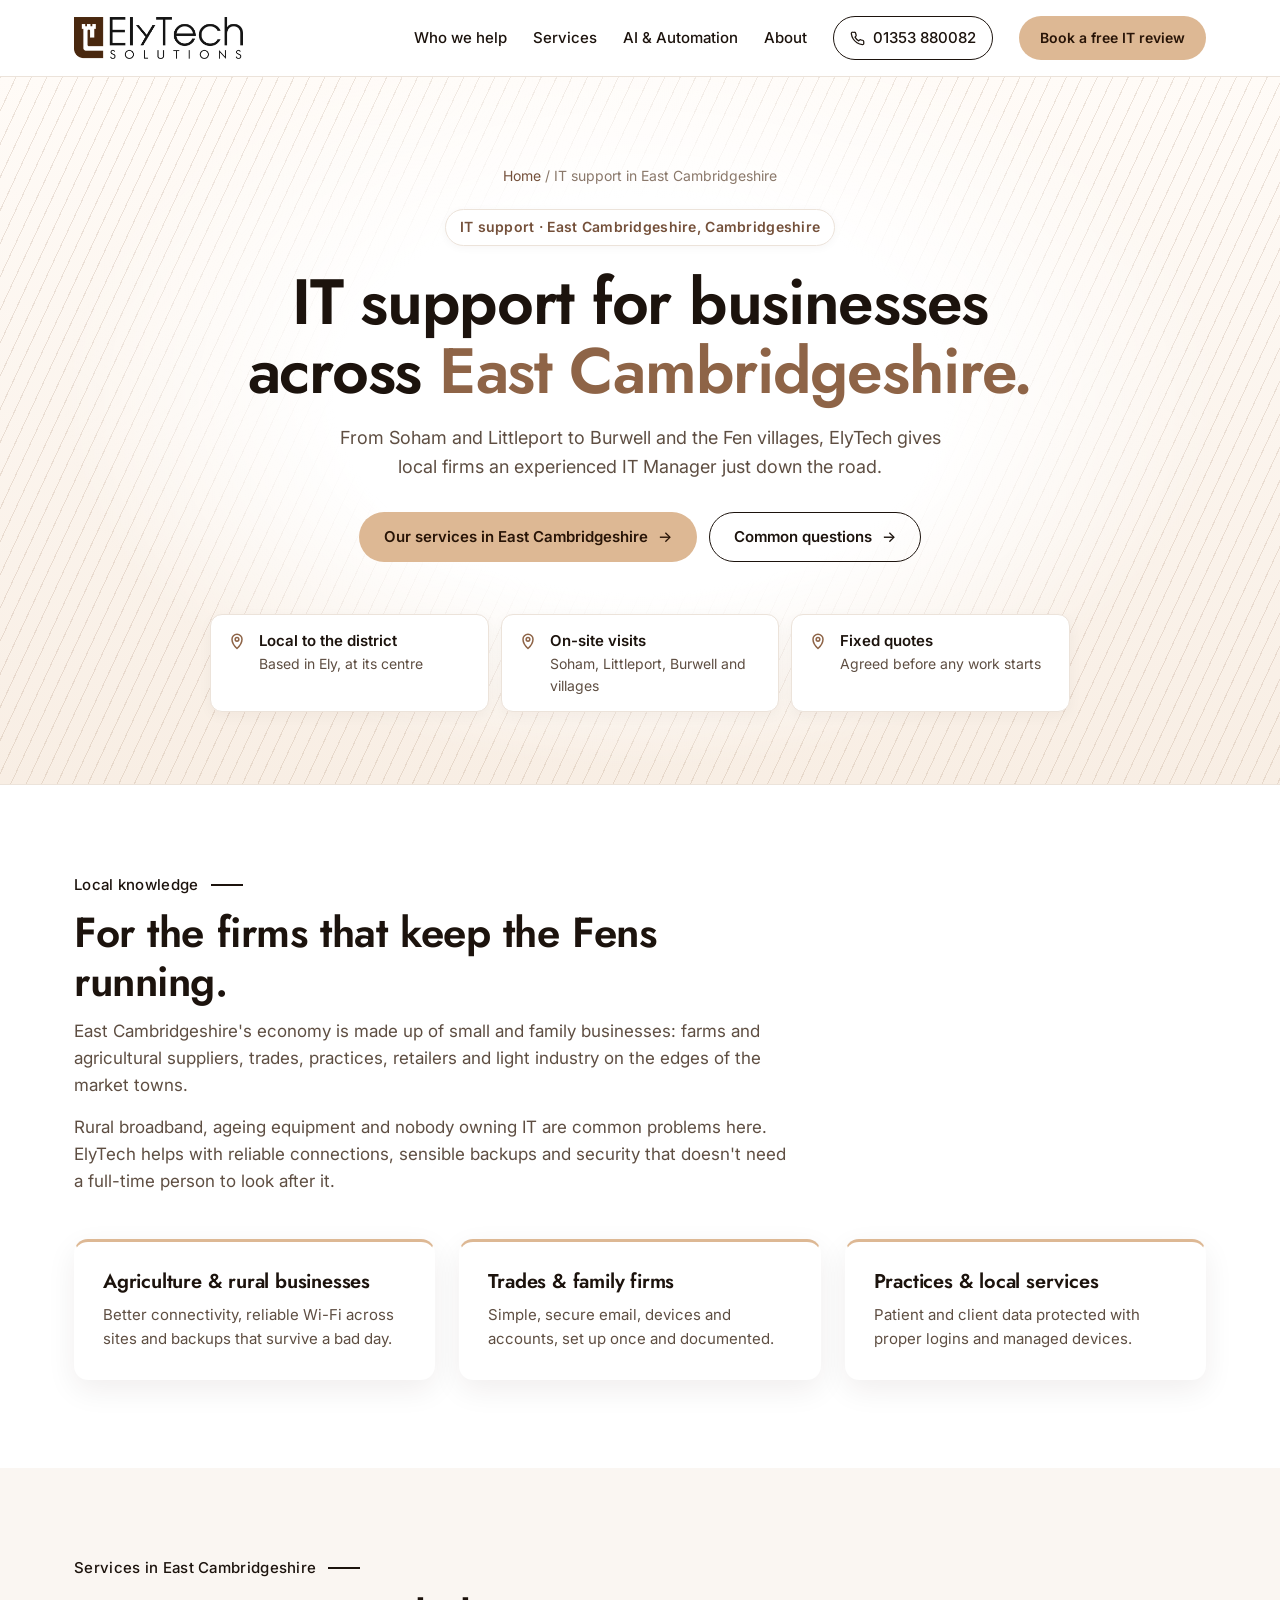
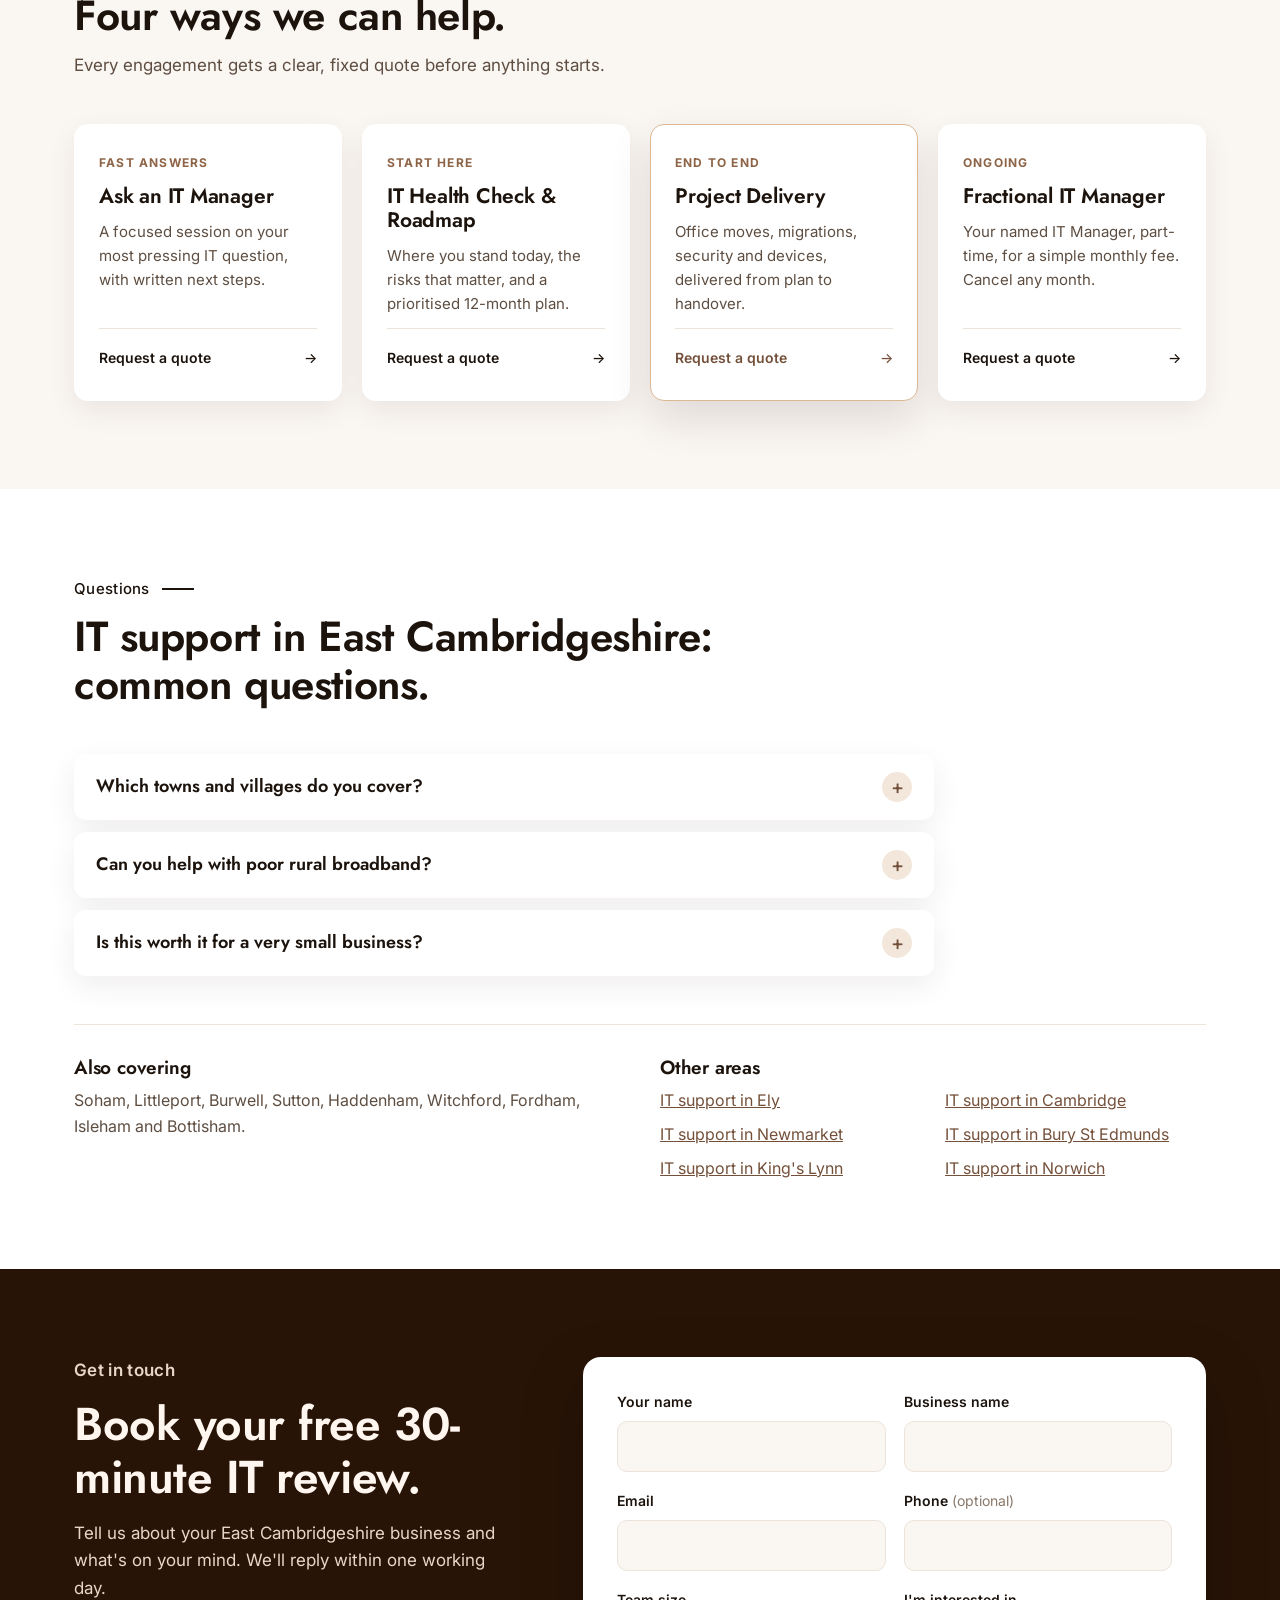
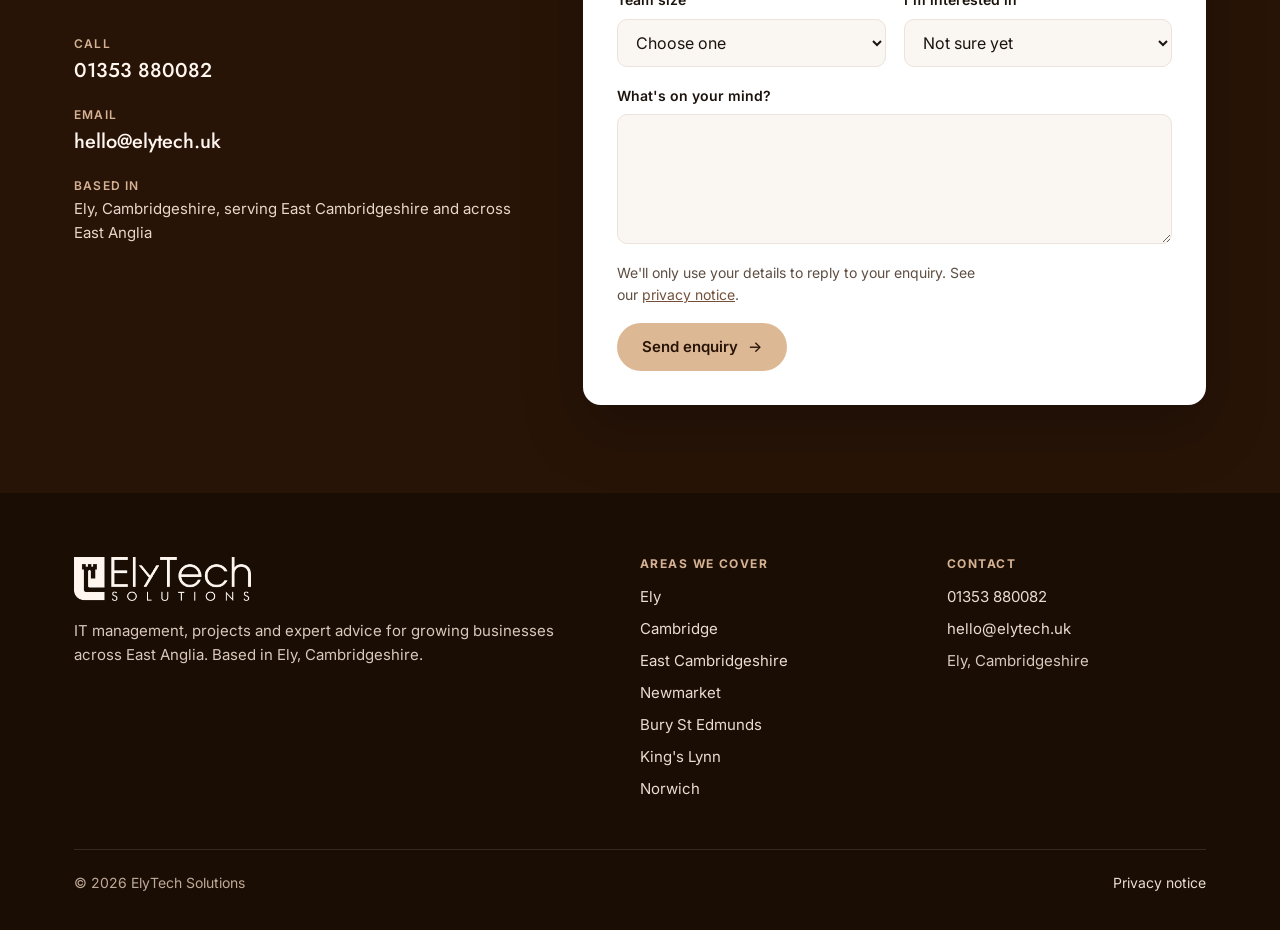
<file: it-support-east-cambridgeshire/index.html>
<!doctype html>
<html lang="en-GB">
<head>
<meta charset="utf-8">
<meta name="viewport" content="width=device-width, initial-scale=1">
<title>IT Support in Soham, Littleport & East Cambridgeshire | ElyTech Solutions</title>
<meta name="description" content="IT support, IT management and IT projects for businesses in East Cambridgeshire, Cambridgeshire, from ElyTech Solutions, based in Ely. Fast expert answers, end-to-end projects and fixed quotes.">
<link rel="canonical" href="https://elytech.uk/it-support-east-cambridgeshire/">
<meta name="theme-color" content="#281407">
<meta property="og:type" content="website">
<meta property="og:site_name" content="ElyTech Solutions">
<meta property="og:title" content="IT Support in Soham, Littleport & East Cambridgeshire | ElyTech Solutions">
<meta property="og:description" content="IT support, IT management and IT projects for businesses in East Cambridgeshire, Cambridgeshire, from ElyTech Solutions, based in Ely. Fast expert answers, end-to-end projects and fixed quotes.">
<meta property="og:url" content="https://elytech.uk/it-support-east-cambridgeshire/">
<meta property="og:image" content="https://elytech.uk/assets/og-image.png">
<meta name="twitter:card" content="summary_large_image">
<link rel="icon" type="image/png" href="/favicon.png">
<link rel="apple-touch-icon" href="/apple-touch-icon.png">
<link rel="preconnect" href="https://fonts.googleapis.com">
<link rel="preconnect" href="https://fonts.gstatic.com" crossorigin>
<link href="https://fonts.googleapis.com/css2?family=Inter:wght@400;500;600;700&amp;family=Jost:wght@400;500;600;700&amp;display=swap" rel="stylesheet">
<link rel="stylesheet" href="/assets/site.css">
<script type="application/ld+json">{"@context": "https://schema.org", "@type": "ProfessionalService", "name": "ElyTech Solutions", "url": "https://elytech.uk/it-support-east-cambridgeshire/", "logo": "https://elytech.uk/assets/elytech-logo.png", "telephone": "+441353880082", "email": "hello@elytech.uk", "address": {"@type": "PostalAddress", "addressLocality": "Ely", "addressRegion": "Cambridgeshire", "addressCountry": "GB"}, "areaServed": {"@type": "Place", "name": "East Cambridgeshire, Cambridgeshire"}, "description": "IT support, IT management and IT projects for businesses in East Cambridgeshire, Cambridgeshire, from ElyTech Solutions, based in Ely. Fast expert answers, end-to-end projects and fixed quotes."}</script>
<script type="application/ld+json">{"@context": "https://schema.org", "@type": "FAQPage", "mainEntity": [{"@type": "Question", "name": "Which towns and villages do you cover?", "acceptedAnswer": {"@type": "Answer", "text": "Soham, Littleport, Burwell, Sutton, Haddenham, Witchford, Fordham, Isleham, Bottisham and the villages in between."}}, {"@type": "Question", "name": "Can you help with poor rural broadband?", "acceptedAnswer": {"@type": "Answer", "text": "Yes. We can assess your options, from fibre and 4G or 5G backup lines to better Wi-Fi across a site, and manage the suppliers for you."}}, {"@type": "Question", "name": "Is this worth it for a very small business?", "acceptedAnswer": {"@type": "Answer", "text": "Often, yes. A one-off IT Health Check or a single Ask an IT Manager session can save far more than it costs."}}]}</script>
<script type="application/ld+json">{"@context": "https://schema.org", "@type": "BreadcrumbList", "itemListElement": [{"@type": "ListItem", "position": 1, "name": "Home", "item": "https://elytech.uk/"}, {"@type": "ListItem", "position": 2, "name": "IT support in East Cambridgeshire", "item": "https://elytech.uk/it-support-east-cambridgeshire/"}]}</script>
</head>
<body>
<a class="skip" href="#main">Skip to content</a>
<header class="site-header">
  <div class="wrap">
    <a class="brand" href="/" aria-label="ElyTech Solutions home"><img class="logo-dark" src="/assets/elytech-logo.png" alt="ElyTech Solutions" width="600" height="160"><img class="logo-light" src="/assets/elytech-logo-cream.png" alt="" aria-hidden="true" width="600" height="160"></a>
    <button class="menu-toggle" type="button" aria-expanded="false" aria-controls="site-nav" aria-label="Open menu"><span></span><span></span><span></span></button>
    <nav class="nav" id="site-nav" aria-label="Main">
      <a class="link" href="/#who">Who we help</a>
      <a class="link" href="/#services">Services</a>
      <a class="link" href="/#automation">AI &amp; Automation</a>
      <a class="link" href="/#about">About</a>
      <a class="phone" href="tel:+441353880082">01353 880082</a>
      <a class="btn btn-primary btn-small" href="#contact">Book a free IT review</a>
    </nav>
  </div>
</header>

<main id="main">

<section class="hero">
  <img class="mark" src="/assets/elytech-mark-cream.png" alt="" aria-hidden="true">
  <div class="wrap">
    <nav class="crumbs" aria-label="Breadcrumb"><a href="/">Home</a> <span aria-hidden="true">/</span> IT support in East Cambridgeshire</nav>
    <p class="eyebrow">IT support · East Cambridgeshire, Cambridgeshire</p>
    <h1>IT support for businesses across <em>East&nbsp;Cambridgeshire.</em></h1>
    <p class="lede">From Soham and Littleport to Burwell and the Fen villages, ElyTech gives local firms an experienced IT Manager just down the road.</p>
    <div class="actions">
      <a class="btn btn-primary mobile-only" href="#contact">Book a free 30-minute IT review</a>
      <a class="btn btn-primary desktop-only" href="#services">Our services in East Cambridgeshire</a>
      <a class="btn btn-ghost-light" href="#questions">Common questions</a>
    </div>
    <div class="trust trust-3"><div><svg viewBox="0 0 24 24" fill="none" stroke-width="1.8" stroke-linecap="round" stroke-linejoin="round" aria-hidden="true"><path d="M12 21s-6-5.3-6-11a6 6 0 0112 0c0 5.7-6 11-6 11z"/><circle cx="12" cy="10" r="2.2"/></svg><p><strong>Local to the district</strong>Based in Ely, at its centre</p></div><div><svg viewBox="0 0 24 24" fill="none" stroke-width="1.8" stroke-linecap="round" stroke-linejoin="round" aria-hidden="true"><path d="M12 21s-6-5.3-6-11a6 6 0 0112 0c0 5.7-6 11-6 11z"/><circle cx="12" cy="10" r="2.2"/></svg><p><strong>On-site visits</strong>Soham, Littleport, Burwell and villages</p></div><div><svg viewBox="0 0 24 24" fill="none" stroke-width="1.8" stroke-linecap="round" stroke-linejoin="round" aria-hidden="true"><path d="M12 21s-6-5.3-6-11a6 6 0 0112 0c0 5.7-6 11-6 11z"/><circle cx="12" cy="10" r="2.2"/></svg><p><strong>Fixed quotes</strong>Agreed before any work starts</p></div></div>
  </div>
</section>

<section class="section">
  <div class="wrap local">
    <div class="section-head">
      <p class="eyebrow">Local knowledge</p>
      <h2>For the firms that keep the Fens running.</h2>
      <p>East Cambridgeshire's economy is made up of small and family businesses: farms and agricultural suppliers, trades, practices, retailers and light industry on the edges of the market towns.</p><p>Rural broadband, ageing equipment and nobody owning IT are common problems here. ElyTech helps with reliable connections, sensible backups and security that doesn't need a full-time person to look after it.</p>
    </div>
    <div class="sectors sectors-3"><article class="sector"><h3>Agriculture & rural businesses</h3><p>Better connectivity, reliable Wi-Fi across sites and backups that survive a bad day.</p></article><article class="sector"><h3>Trades & family firms</h3><p>Simple, secure email, devices and accounts, set up once and documented.</p></article><article class="sector"><h3>Practices & local services</h3><p>Patient and client data protected with proper logins and managed devices.</p></article></div>
  </div>
</section>

<section class="section alt" id="services">
  <div class="wrap">
    <div class="section-head">
      <p class="eyebrow">Services in East Cambridgeshire</p>
      <h2>Four ways we can help.</h2>
      <p>Every engagement gets a clear, fixed quote before anything starts.</p>
    </div>
    <div class="services services-compact">
      <article class="service"><span class="kicker">Fast answers</span><h3>Ask an IT Manager</h3><p>A focused session on your most pressing IT question, with written next steps.</p><a class="btn btn-dark btn-small" href="#contact" data-service="Ask an IT Manager">Request a quote</a></article>
      <article class="service"><span class="kicker">Start here</span><h3>IT Health Check &amp; Roadmap</h3><p>Where you stand today, the risks that matter, and a prioritised 12-month plan.</p><a class="btn btn-dark btn-small" href="#contact" data-service="IT Health Check &amp; Roadmap">Request a quote</a></article>
      <article class="service featured"><span class="kicker">End to end</span><h3>Project Delivery</h3><p>Office moves, migrations, security and devices, delivered from plan to handover.</p><a class="btn btn-primary btn-small" href="#contact" data-service="Project Delivery">Request a quote</a></article>
      <article class="service"><span class="kicker">Ongoing</span><h3>Fractional IT Manager</h3><p>Your named IT Manager, part-time, for a simple monthly fee. Cancel any month.</p><a class="btn btn-dark btn-small" href="#contact" data-service="Fractional IT Manager">Request a quote</a></article>
    </div>
  </div>
</section>

<section class="section" id="questions">
  <div class="wrap">
    <div class="section-head">
      <p class="eyebrow">Questions</p>
      <h2>IT support in East Cambridgeshire: common questions.</h2>
    </div>
    <div class="faq"><details><summary>Which towns and villages do you cover?</summary><p>Soham, Littleport, Burwell, Sutton, Haddenham, Witchford, Fordham, Isleham, Bottisham and the villages in between.</p></details><details><summary>Can you help with poor rural broadband?</summary><p>Yes. We can assess your options, from fibre and 4G or 5G backup lines to better Wi-Fi across a site, and manage the suppliers for you.</p></details><details><summary>Is this worth it for a very small business?</summary><p>Often, yes. A one-off IT Health Check or a single Ask an IT Manager session can save far more than it costs.</p></details></div>
    <div class="coverage">
      <div><h3>Also covering</h3><p>Soham, Littleport, Burwell, Sutton, Haddenham, Witchford, Fordham, Isleham and Bottisham.</p></div>
      <div><h3>Other areas</h3><ul><li><a href="/it-support-ely/">IT support in Ely</a></li><li><a href="/it-support-cambridge/">IT support in Cambridge</a></li><li><a href="/it-support-newmarket/">IT support in Newmarket</a></li><li><a href="/it-support-bury-st-edmunds/">IT support in Bury St Edmunds</a></li><li><a href="/it-support-kings-lynn/">IT support in King's Lynn</a></li><li><a href="/it-support-norwich/">IT support in Norwich</a></li></ul></div>
    </div>
  </div>
</section>

<section class="section contact" id="contact">
  <div class="wrap contact-grid">
    <div class="intro">
      <p class="eyebrow">Get in touch</p>
      <h2>Book your free 30-minute IT review.</h2>
      <p>Tell us about your East Cambridgeshire business and what's on your mind. We'll reply within one working day.</p>
      <ul class="contact-list">
        <li><small>Call</small><a href="tel:+441353880082">01353 880082</a></li>
        <li><small>Email</small><a href="mailto:hello@elytech.uk">hello@elytech.uk</a></li>
        <li><small>Based in</small><span>Ely, Cambridgeshire, serving East Cambridgeshire and across East Anglia</span></li>
      </ul>
    </div>
    <form class="enquiry" name="enquiry" method="POST" action="/thanks.html" data-netlify="true" netlify-honeypot="company-website">
      <input type="hidden" name="form-name" value="enquiry">
      <p class="hidden"><label>Leave this empty <input name="company-website" tabindex="-1" autocomplete="off"></label></p>
      <div class="field"><label for="f-name">Your name</label><input id="f-name" name="name" autocomplete="name" required></div>
      <div class="field"><label for="f-business">Business name</label><input id="f-business" name="business" autocomplete="organization" required></div>
      <div class="field"><label for="f-email">Email</label><input id="f-email" name="email" type="email" autocomplete="email" required></div>
      <div class="field"><label for="f-phone">Phone <span>(optional)</span></label><input id="f-phone" name="phone" type="tel" autocomplete="tel"></div>
      <div class="field"><label for="f-size">Team size</label>
        <select id="f-size" name="team-size"><option value="">Choose one</option><option>1 to 5</option><option>6 to 20</option><option>21 to 50</option><option>51 to 100</option><option>More than 100</option></select></div>
      <div class="field"><label for="f-service">I'm interested in</label>
        <select id="f-service" name="service"><option value="">Not sure yet</option><option>Ask an IT Manager</option><option>IT Health Check &amp; Roadmap</option><option>Project Delivery</option><option>Fractional IT Manager</option><option>Something urgent</option></select></div>
      <div class="field full"><label for="f-message">What's on your mind?</label><textarea id="f-message" name="message" required></textarea></div>
      <div class="form-foot">
        <p>We'll only use your details to reply to your enquiry. See our <a href="/privacy.html">privacy notice</a>.</p>
        <button class="btn btn-primary" type="submit">Send enquiry</button>
      </div>
    </form>
  </div>
</section>

</main>
<footer class="site-footer">
  <div class="wrap">
    <div>
      <img src="/assets/elytech-logo-cream.png" alt="ElyTech Solutions" width="600" height="160">
      <p>IT management, projects and expert advice for growing businesses across East Anglia. Based in Ely, Cambridgeshire.</p>
    </div>
    <div>
      <h4>Areas we cover</h4>
      <ul><li><a href="/it-support-ely/">Ely</a></li><li><a href="/it-support-cambridge/">Cambridge</a></li><li><a href="/it-support-east-cambridgeshire/">East Cambridgeshire</a></li><li><a href="/it-support-newmarket/">Newmarket</a></li><li><a href="/it-support-bury-st-edmunds/">Bury St Edmunds</a></li><li><a href="/it-support-kings-lynn/">King's Lynn</a></li><li><a href="/it-support-norwich/">Norwich</a></li></ul>
    </div>
    <div>
      <h4>Contact</h4>
      <ul><li><a href="tel:+441353880082">01353 880082</a></li><li><a href="mailto:hello@elytech.uk">hello@elytech.uk</a></li><li>Ely, Cambridgeshire</li></ul>
    </div>
    <div class="legal"><span>© 2026 ElyTech Solutions</span><a href="/privacy.html">Privacy notice</a></div>
  </div>
</footer>

<script>
  document.querySelectorAll('[data-service]').forEach(function (a) {
    a.addEventListener('click', function () {
      var s = document.getElementById('f-service');
      if (s) s.value = a.getAttribute('data-service');
    });
  });
</script>
<!-- Cloudflare Web Analytics --><script defer src="https://static.cloudflareinsights.com/beacon.min.js" data-cf-beacon='{"token": "6d2a5d211ded48889d83593cf632d396"}'></script><!-- End Cloudflare Web Analytics -->
<script>(function(){var b=document.querySelector(".menu-toggle"),h=document.querySelector(".site-header");if(!b||!h)return;function s(o){h.classList.toggle("menu-open",o);b.setAttribute("aria-expanded",o?"true":"false");b.setAttribute("aria-label",o?"Close menu":"Open menu");}b.addEventListener("click",function(){s(!h.classList.contains("menu-open"));});document.querySelectorAll("#site-nav a").forEach(function(a){a.addEventListener("click",function(){s(false);});});document.addEventListener("keydown",function(e){if(e.key==="Escape")s(false);});})();</script>
</body>
</html>
</file>
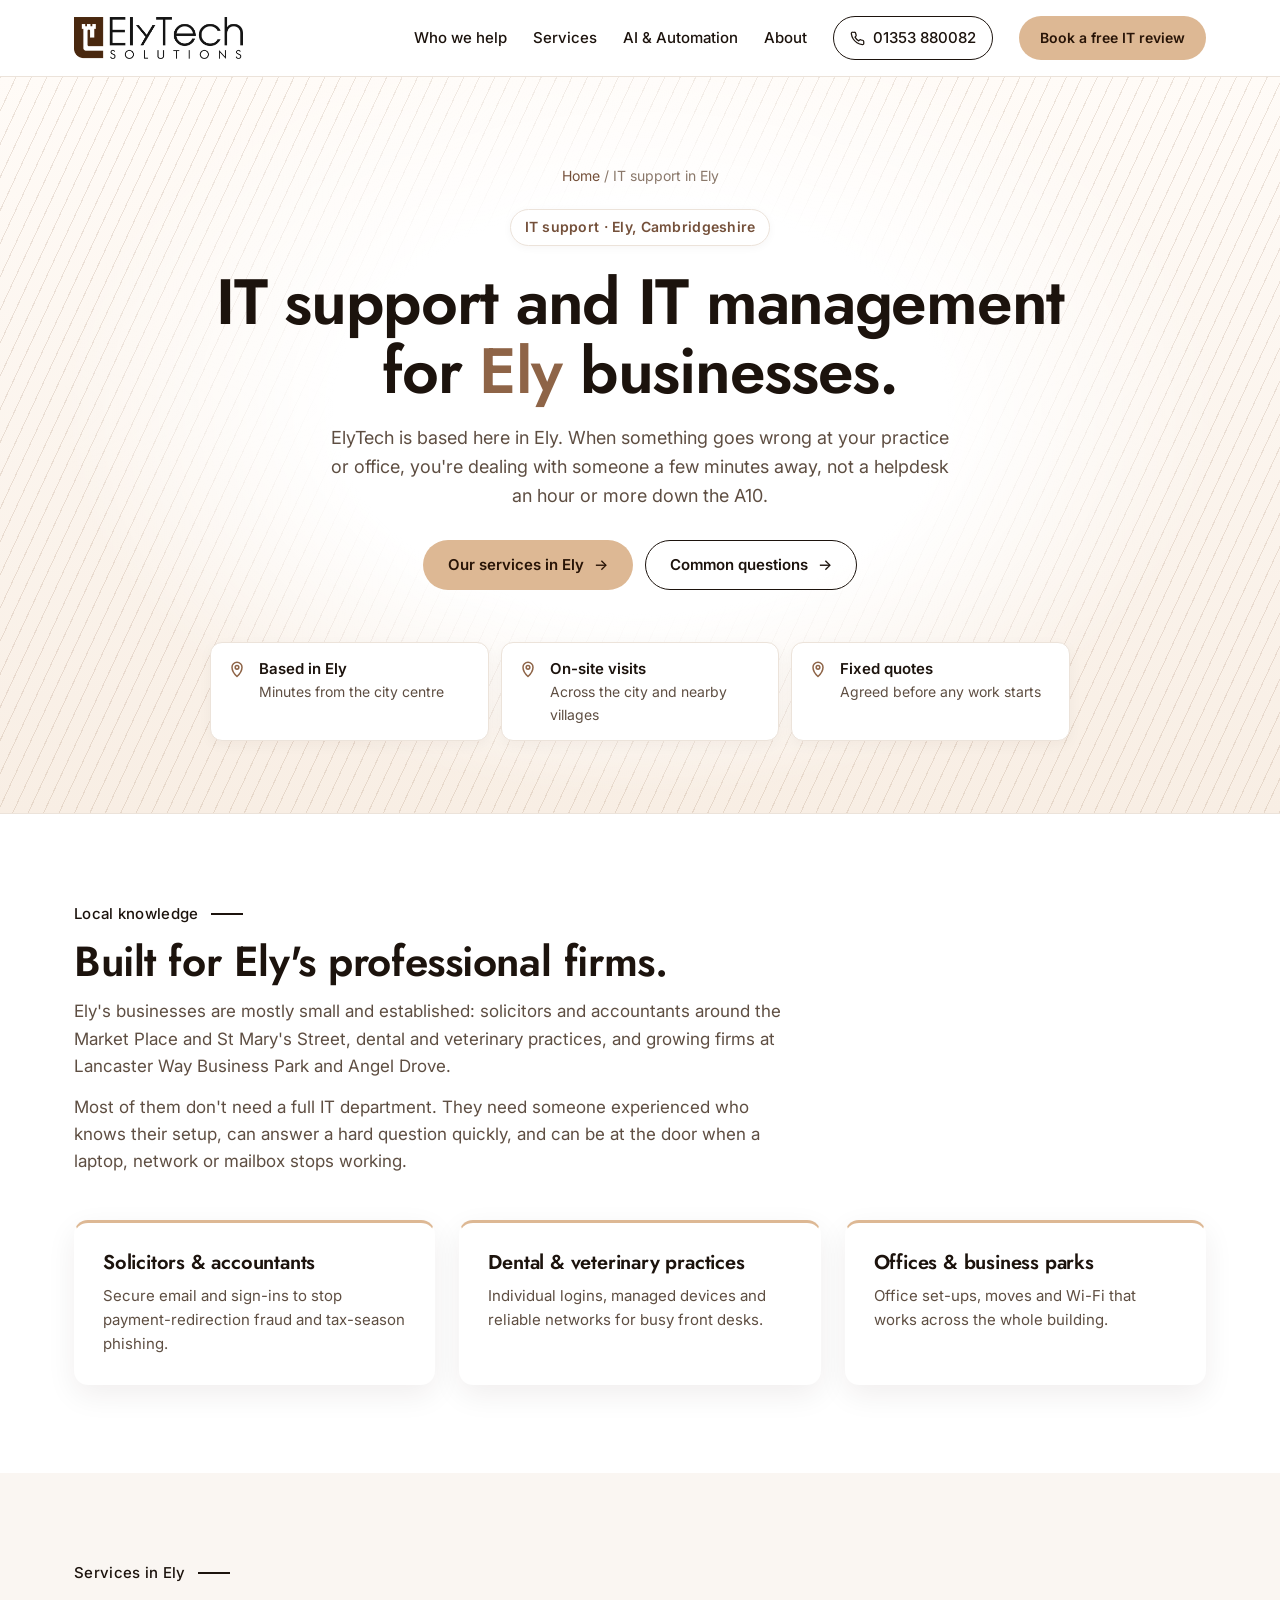
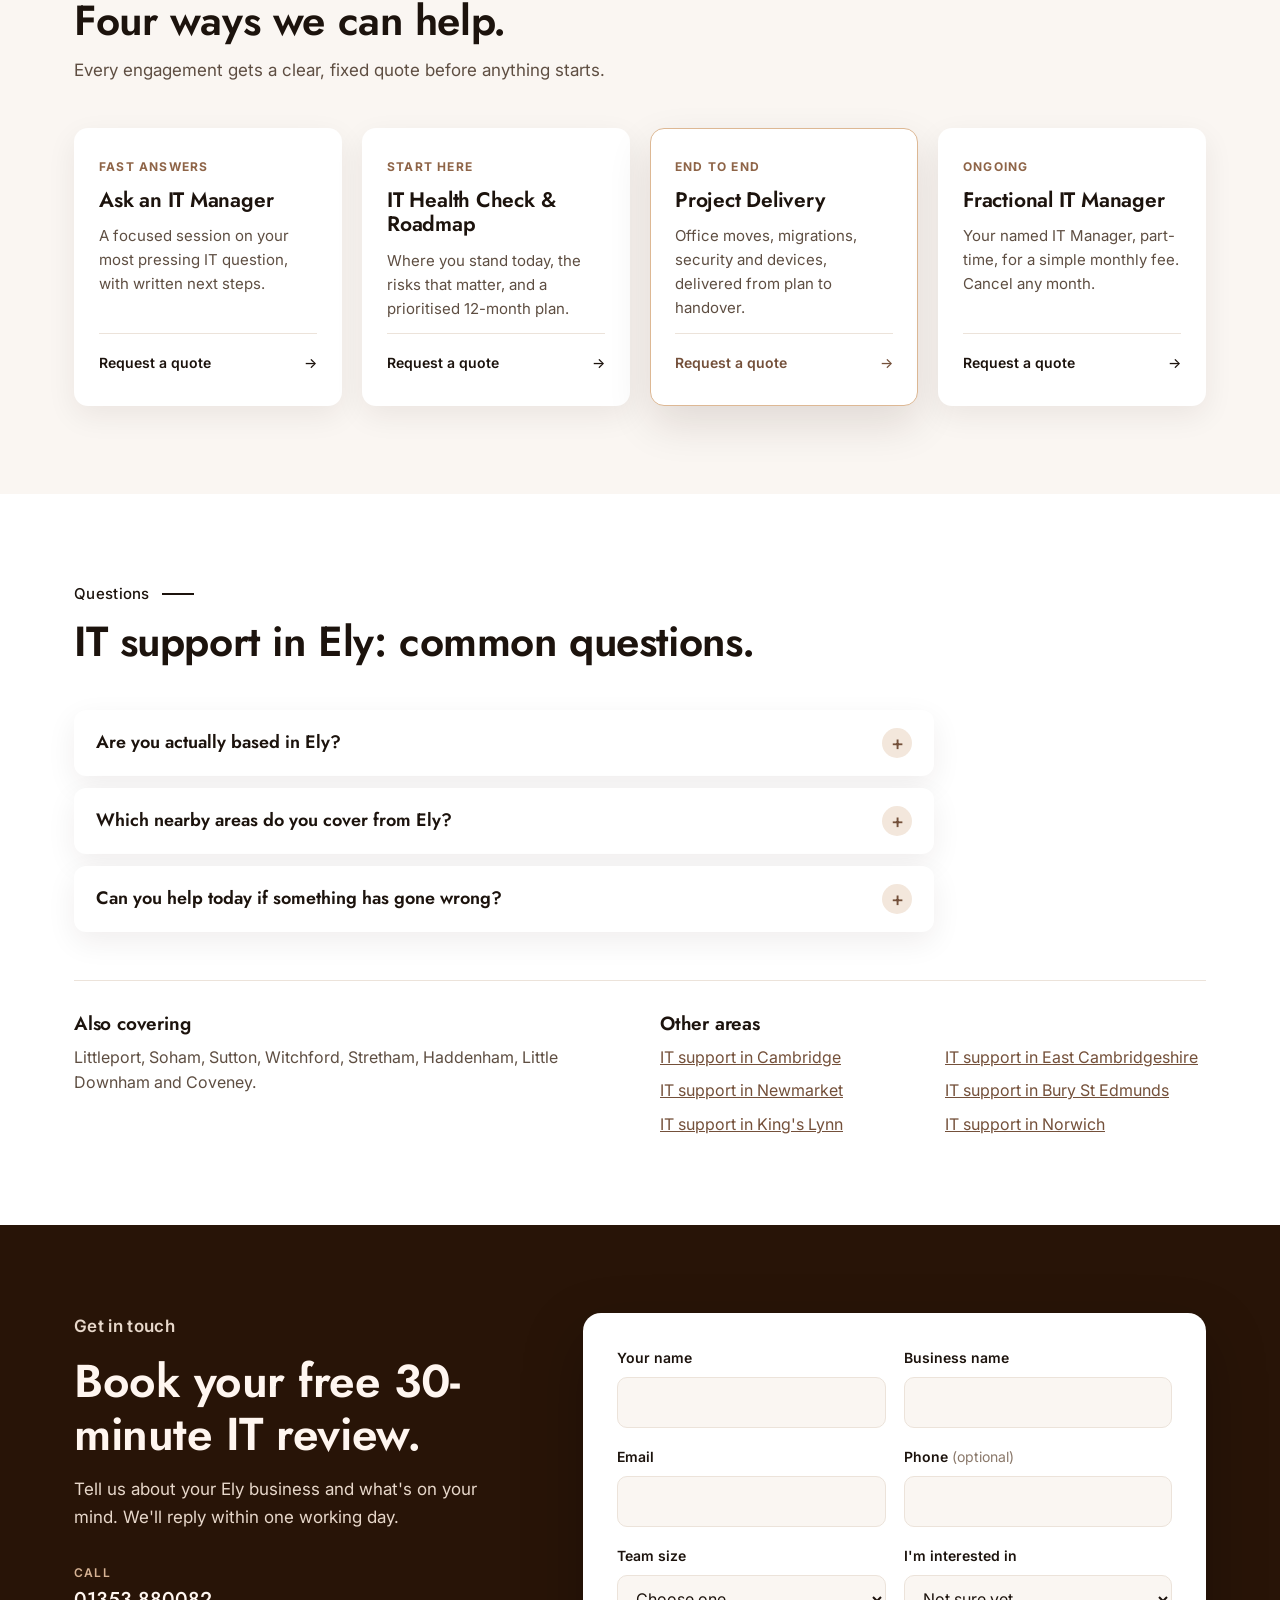
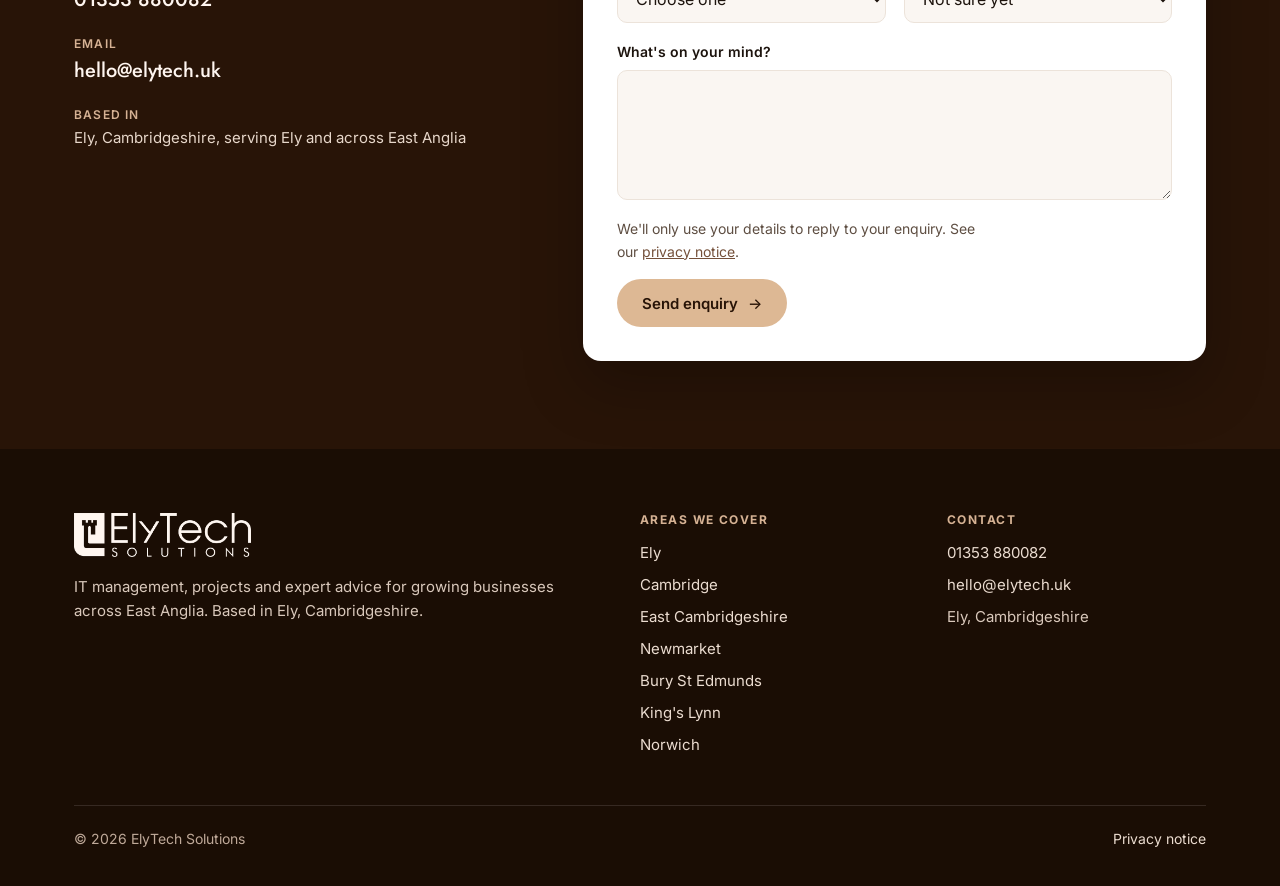
<file: it-support-ely/index.html>
<!doctype html>
<html lang="en-GB">
<head>
<meta charset="utf-8">
<meta name="viewport" content="width=device-width, initial-scale=1">
<title>IT Support & IT Management in Ely | ElyTech Solutions</title>
<meta name="description" content="IT support, IT management and IT projects for businesses in Ely, Cambridgeshire, from ElyTech Solutions, based in Ely. Fast expert answers, end-to-end projects and fixed quotes.">
<link rel="canonical" href="https://elytech.uk/it-support-ely/">
<meta name="theme-color" content="#281407">
<meta property="og:type" content="website">
<meta property="og:site_name" content="ElyTech Solutions">
<meta property="og:title" content="IT Support & IT Management in Ely | ElyTech Solutions">
<meta property="og:description" content="IT support, IT management and IT projects for businesses in Ely, Cambridgeshire, from ElyTech Solutions, based in Ely. Fast expert answers, end-to-end projects and fixed quotes.">
<meta property="og:url" content="https://elytech.uk/it-support-ely/">
<meta property="og:image" content="https://elytech.uk/assets/og-image.png">
<meta name="twitter:card" content="summary_large_image">
<link rel="icon" type="image/png" href="/favicon.png">
<link rel="apple-touch-icon" href="/apple-touch-icon.png">
<link rel="preconnect" href="https://fonts.googleapis.com">
<link rel="preconnect" href="https://fonts.gstatic.com" crossorigin>
<link href="https://fonts.googleapis.com/css2?family=Inter:wght@400;500;600;700&amp;family=Jost:wght@400;500;600;700&amp;display=swap" rel="stylesheet">
<link rel="stylesheet" href="/assets/site.css">
<script type="application/ld+json">{"@context": "https://schema.org", "@type": "ProfessionalService", "name": "ElyTech Solutions", "url": "https://elytech.uk/it-support-ely/", "logo": "https://elytech.uk/assets/elytech-logo.png", "telephone": "+441353880082", "email": "hello@elytech.uk", "address": {"@type": "PostalAddress", "addressLocality": "Ely", "addressRegion": "Cambridgeshire", "addressCountry": "GB"}, "areaServed": {"@type": "Place", "name": "Ely, Cambridgeshire"}, "description": "IT support, IT management and IT projects for businesses in Ely, Cambridgeshire, from ElyTech Solutions, based in Ely. Fast expert answers, end-to-end projects and fixed quotes."}</script>
<script type="application/ld+json">{"@context": "https://schema.org", "@type": "FAQPage", "mainEntity": [{"@type": "Question", "name": "Are you actually based in Ely?", "acceptedAnswer": {"@type": "Answer", "text": "Yes. ElyTech Solutions is based in Ely, so on-site visits around the city don't mean a long drive or a callout wait."}}, {"@type": "Question", "name": "Which nearby areas do you cover from Ely?", "acceptedAnswer": {"@type": "Answer", "text": "Ely city, Littleport, Soham, Sutton, Witchford, Stretham, Haddenham and the surrounding villages, plus Cambridge and further across East Anglia."}}, {"@type": "Question", "name": "Can you help today if something has gone wrong?", "acceptedAnswer": {"@type": "Answer", "text": "Call 01353 880082. We'll help you contain the problem first and, where needed, come to you."}}]}</script>
<script type="application/ld+json">{"@context": "https://schema.org", "@type": "BreadcrumbList", "itemListElement": [{"@type": "ListItem", "position": 1, "name": "Home", "item": "https://elytech.uk/"}, {"@type": "ListItem", "position": 2, "name": "IT support in Ely", "item": "https://elytech.uk/it-support-ely/"}]}</script>
</head>
<body>
<a class="skip" href="#main">Skip to content</a>
<header class="site-header">
  <div class="wrap">
    <a class="brand" href="/" aria-label="ElyTech Solutions home"><img class="logo-dark" src="/assets/elytech-logo.png" alt="ElyTech Solutions" width="600" height="160"><img class="logo-light" src="/assets/elytech-logo-cream.png" alt="" aria-hidden="true" width="600" height="160"></a>
    <button class="menu-toggle" type="button" aria-expanded="false" aria-controls="site-nav" aria-label="Open menu"><span></span><span></span><span></span></button>
    <nav class="nav" id="site-nav" aria-label="Main">
      <a class="link" href="/#who">Who we help</a>
      <a class="link" href="/#services">Services</a>
      <a class="link" href="/#automation">AI &amp; Automation</a>
      <a class="link" href="/#about">About</a>
      <a class="phone" href="tel:+441353880082">01353 880082</a>
      <a class="btn btn-primary btn-small" href="#contact">Book a free IT review</a>
    </nav>
  </div>
</header>

<main id="main">

<section class="hero">
  <img class="mark" src="/assets/elytech-mark-cream.png" alt="" aria-hidden="true">
  <div class="wrap">
    <nav class="crumbs" aria-label="Breadcrumb"><a href="/">Home</a> <span aria-hidden="true">/</span> IT support in Ely</nav>
    <p class="eyebrow">IT support · Ely, Cambridgeshire</p>
    <h1>IT support and IT management for <em>Ely</em> businesses.</h1>
    <p class="lede">ElyTech is based here in Ely. When something goes wrong at your practice or office, you're dealing with someone a few minutes away, not a helpdesk an hour or more down the A10.</p>
    <div class="actions">
      <a class="btn btn-primary mobile-only" href="#contact">Book a free 30-minute IT review</a>
      <a class="btn btn-primary desktop-only" href="#services">Our services in Ely</a>
      <a class="btn btn-ghost-light" href="#questions">Common questions</a>
    </div>
    <div class="trust trust-3"><div><svg viewBox="0 0 24 24" fill="none" stroke-width="1.8" stroke-linecap="round" stroke-linejoin="round" aria-hidden="true"><path d="M12 21s-6-5.3-6-11a6 6 0 0112 0c0 5.7-6 11-6 11z"/><circle cx="12" cy="10" r="2.2"/></svg><p><strong>Based in Ely</strong>Minutes from the city centre</p></div><div><svg viewBox="0 0 24 24" fill="none" stroke-width="1.8" stroke-linecap="round" stroke-linejoin="round" aria-hidden="true"><path d="M12 21s-6-5.3-6-11a6 6 0 0112 0c0 5.7-6 11-6 11z"/><circle cx="12" cy="10" r="2.2"/></svg><p><strong>On-site visits</strong>Across the city and nearby villages</p></div><div><svg viewBox="0 0 24 24" fill="none" stroke-width="1.8" stroke-linecap="round" stroke-linejoin="round" aria-hidden="true"><path d="M12 21s-6-5.3-6-11a6 6 0 0112 0c0 5.7-6 11-6 11z"/><circle cx="12" cy="10" r="2.2"/></svg><p><strong>Fixed quotes</strong>Agreed before any work starts</p></div></div>
  </div>
</section>

<section class="section">
  <div class="wrap local">
    <div class="section-head">
      <p class="eyebrow">Local knowledge</p>
      <h2>Built for Ely's professional firms.</h2>
      <p>Ely's businesses are mostly small and established: solicitors and accountants around the Market Place and St Mary's Street, dental and veterinary practices, and growing firms at Lancaster Way Business Park and Angel Drove.</p><p>Most of them don't need a full IT department. They need someone experienced who knows their setup, can answer a hard question quickly, and can be at the door when a laptop, network or mailbox stops working.</p>
    </div>
    <div class="sectors sectors-3"><article class="sector"><h3>Solicitors & accountants</h3><p>Secure email and sign-ins to stop payment-redirection fraud and tax-season phishing.</p></article><article class="sector"><h3>Dental & veterinary practices</h3><p>Individual logins, managed devices and reliable networks for busy front desks.</p></article><article class="sector"><h3>Offices & business parks</h3><p>Office set-ups, moves and Wi-Fi that works across the whole building.</p></article></div>
  </div>
</section>

<section class="section alt" id="services">
  <div class="wrap">
    <div class="section-head">
      <p class="eyebrow">Services in Ely</p>
      <h2>Four ways we can help.</h2>
      <p>Every engagement gets a clear, fixed quote before anything starts.</p>
    </div>
    <div class="services services-compact">
      <article class="service"><span class="kicker">Fast answers</span><h3>Ask an IT Manager</h3><p>A focused session on your most pressing IT question, with written next steps.</p><a class="btn btn-dark btn-small" href="#contact" data-service="Ask an IT Manager">Request a quote</a></article>
      <article class="service"><span class="kicker">Start here</span><h3>IT Health Check &amp; Roadmap</h3><p>Where you stand today, the risks that matter, and a prioritised 12-month plan.</p><a class="btn btn-dark btn-small" href="#contact" data-service="IT Health Check &amp; Roadmap">Request a quote</a></article>
      <article class="service featured"><span class="kicker">End to end</span><h3>Project Delivery</h3><p>Office moves, migrations, security and devices, delivered from plan to handover.</p><a class="btn btn-primary btn-small" href="#contact" data-service="Project Delivery">Request a quote</a></article>
      <article class="service"><span class="kicker">Ongoing</span><h3>Fractional IT Manager</h3><p>Your named IT Manager, part-time, for a simple monthly fee. Cancel any month.</p><a class="btn btn-dark btn-small" href="#contact" data-service="Fractional IT Manager">Request a quote</a></article>
    </div>
  </div>
</section>

<section class="section" id="questions">
  <div class="wrap">
    <div class="section-head">
      <p class="eyebrow">Questions</p>
      <h2>IT support in Ely: common questions.</h2>
    </div>
    <div class="faq"><details><summary>Are you actually based in Ely?</summary><p>Yes. ElyTech Solutions is based in Ely, so on-site visits around the city don't mean a long drive or a callout wait.</p></details><details><summary>Which nearby areas do you cover from Ely?</summary><p>Ely city, Littleport, Soham, Sutton, Witchford, Stretham, Haddenham and the surrounding villages, plus Cambridge and further across East Anglia.</p></details><details><summary>Can you help today if something has gone wrong?</summary><p>Call 01353 880082. We'll help you contain the problem first and, where needed, come to you.</p></details></div>
    <div class="coverage">
      <div><h3>Also covering</h3><p>Littleport, Soham, Sutton, Witchford, Stretham, Haddenham, Little Downham and Coveney.</p></div>
      <div><h3>Other areas</h3><ul><li><a href="/it-support-cambridge/">IT support in Cambridge</a></li><li><a href="/it-support-east-cambridgeshire/">IT support in East Cambridgeshire</a></li><li><a href="/it-support-newmarket/">IT support in Newmarket</a></li><li><a href="/it-support-bury-st-edmunds/">IT support in Bury St Edmunds</a></li><li><a href="/it-support-kings-lynn/">IT support in King's Lynn</a></li><li><a href="/it-support-norwich/">IT support in Norwich</a></li></ul></div>
    </div>
  </div>
</section>

<section class="section contact" id="contact">
  <div class="wrap contact-grid">
    <div class="intro">
      <p class="eyebrow">Get in touch</p>
      <h2>Book your free 30-minute IT review.</h2>
      <p>Tell us about your Ely business and what's on your mind. We'll reply within one working day.</p>
      <ul class="contact-list">
        <li><small>Call</small><a href="tel:+441353880082">01353 880082</a></li>
        <li><small>Email</small><a href="mailto:hello@elytech.uk">hello@elytech.uk</a></li>
        <li><small>Based in</small><span>Ely, Cambridgeshire, serving Ely and across East Anglia</span></li>
      </ul>
    </div>
    <form class="enquiry" name="enquiry" method="POST" action="/thanks.html" data-netlify="true" netlify-honeypot="company-website">
      <input type="hidden" name="form-name" value="enquiry">
      <p class="hidden"><label>Leave this empty <input name="company-website" tabindex="-1" autocomplete="off"></label></p>
      <div class="field"><label for="f-name">Your name</label><input id="f-name" name="name" autocomplete="name" required></div>
      <div class="field"><label for="f-business">Business name</label><input id="f-business" name="business" autocomplete="organization" required></div>
      <div class="field"><label for="f-email">Email</label><input id="f-email" name="email" type="email" autocomplete="email" required></div>
      <div class="field"><label for="f-phone">Phone <span>(optional)</span></label><input id="f-phone" name="phone" type="tel" autocomplete="tel"></div>
      <div class="field"><label for="f-size">Team size</label>
        <select id="f-size" name="team-size"><option value="">Choose one</option><option>1 to 5</option><option>6 to 20</option><option>21 to 50</option><option>51 to 100</option><option>More than 100</option></select></div>
      <div class="field"><label for="f-service">I'm interested in</label>
        <select id="f-service" name="service"><option value="">Not sure yet</option><option>Ask an IT Manager</option><option>IT Health Check &amp; Roadmap</option><option>Project Delivery</option><option>Fractional IT Manager</option><option>Something urgent</option></select></div>
      <div class="field full"><label for="f-message">What's on your mind?</label><textarea id="f-message" name="message" required></textarea></div>
      <div class="form-foot">
        <p>We'll only use your details to reply to your enquiry. See our <a href="/privacy.html">privacy notice</a>.</p>
        <button class="btn btn-primary" type="submit">Send enquiry</button>
      </div>
    </form>
  </div>
</section>

</main>
<footer class="site-footer">
  <div class="wrap">
    <div>
      <img src="/assets/elytech-logo-cream.png" alt="ElyTech Solutions" width="600" height="160">
      <p>IT management, projects and expert advice for growing businesses across East Anglia. Based in Ely, Cambridgeshire.</p>
    </div>
    <div>
      <h4>Areas we cover</h4>
      <ul><li><a href="/it-support-ely/">Ely</a></li><li><a href="/it-support-cambridge/">Cambridge</a></li><li><a href="/it-support-east-cambridgeshire/">East Cambridgeshire</a></li><li><a href="/it-support-newmarket/">Newmarket</a></li><li><a href="/it-support-bury-st-edmunds/">Bury St Edmunds</a></li><li><a href="/it-support-kings-lynn/">King's Lynn</a></li><li><a href="/it-support-norwich/">Norwich</a></li></ul>
    </div>
    <div>
      <h4>Contact</h4>
      <ul><li><a href="tel:+441353880082">01353 880082</a></li><li><a href="mailto:hello@elytech.uk">hello@elytech.uk</a></li><li>Ely, Cambridgeshire</li></ul>
    </div>
    <div class="legal"><span>© 2026 ElyTech Solutions</span><a href="/privacy.html">Privacy notice</a></div>
  </div>
</footer>

<script>
  document.querySelectorAll('[data-service]').forEach(function (a) {
    a.addEventListener('click', function () {
      var s = document.getElementById('f-service');
      if (s) s.value = a.getAttribute('data-service');
    });
  });
</script>
<!-- Cloudflare Web Analytics --><script defer src="https://static.cloudflareinsights.com/beacon.min.js" data-cf-beacon='{"token": "6d2a5d211ded48889d83593cf632d396"}'></script><!-- End Cloudflare Web Analytics -->
<script>(function(){var b=document.querySelector(".menu-toggle"),h=document.querySelector(".site-header");if(!b||!h)return;function s(o){h.classList.toggle("menu-open",o);b.setAttribute("aria-expanded",o?"true":"false");b.setAttribute("aria-label",o?"Close menu":"Open menu");}b.addEventListener("click",function(){s(!h.classList.contains("menu-open"));});document.querySelectorAll("#site-nav a").forEach(function(a){a.addEventListener("click",function(){s(false);});});document.addEventListener("keydown",function(e){if(e.key==="Escape")s(false);});})();</script>
</body>
</html>
</file>
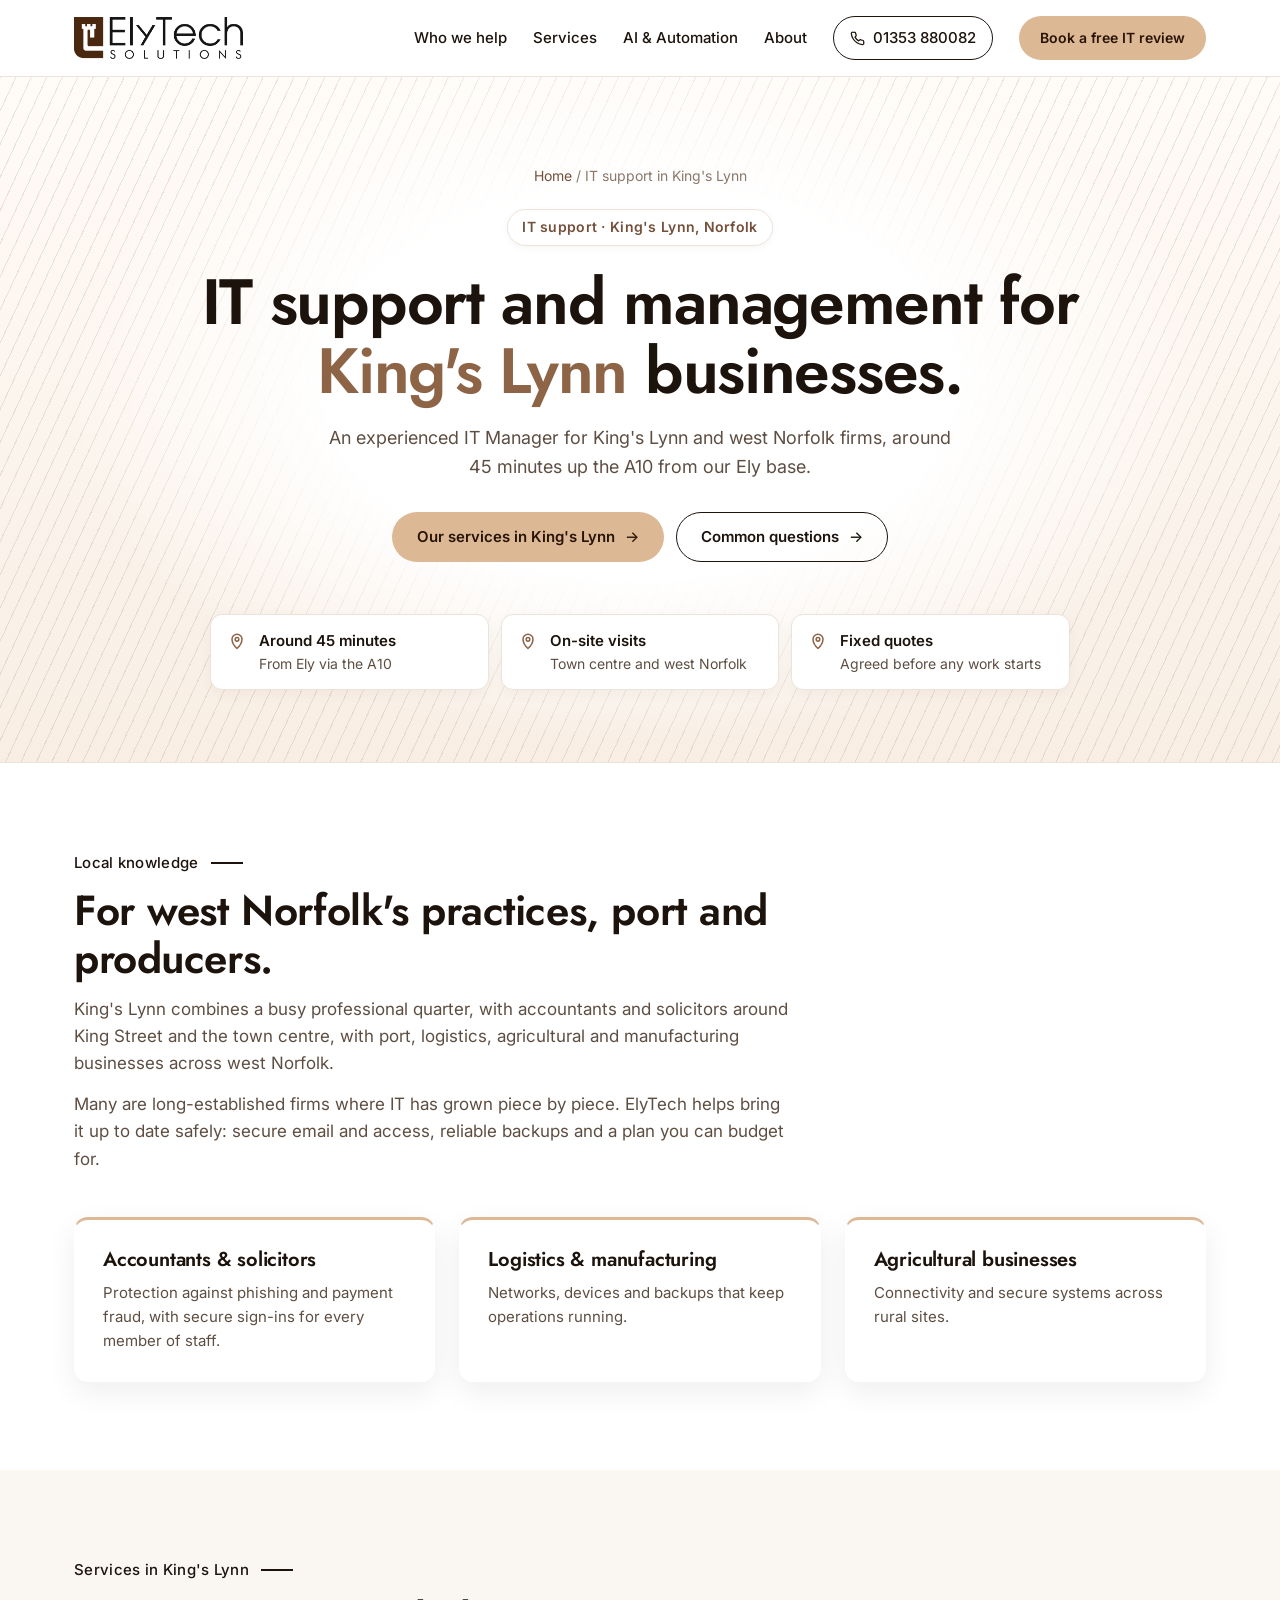
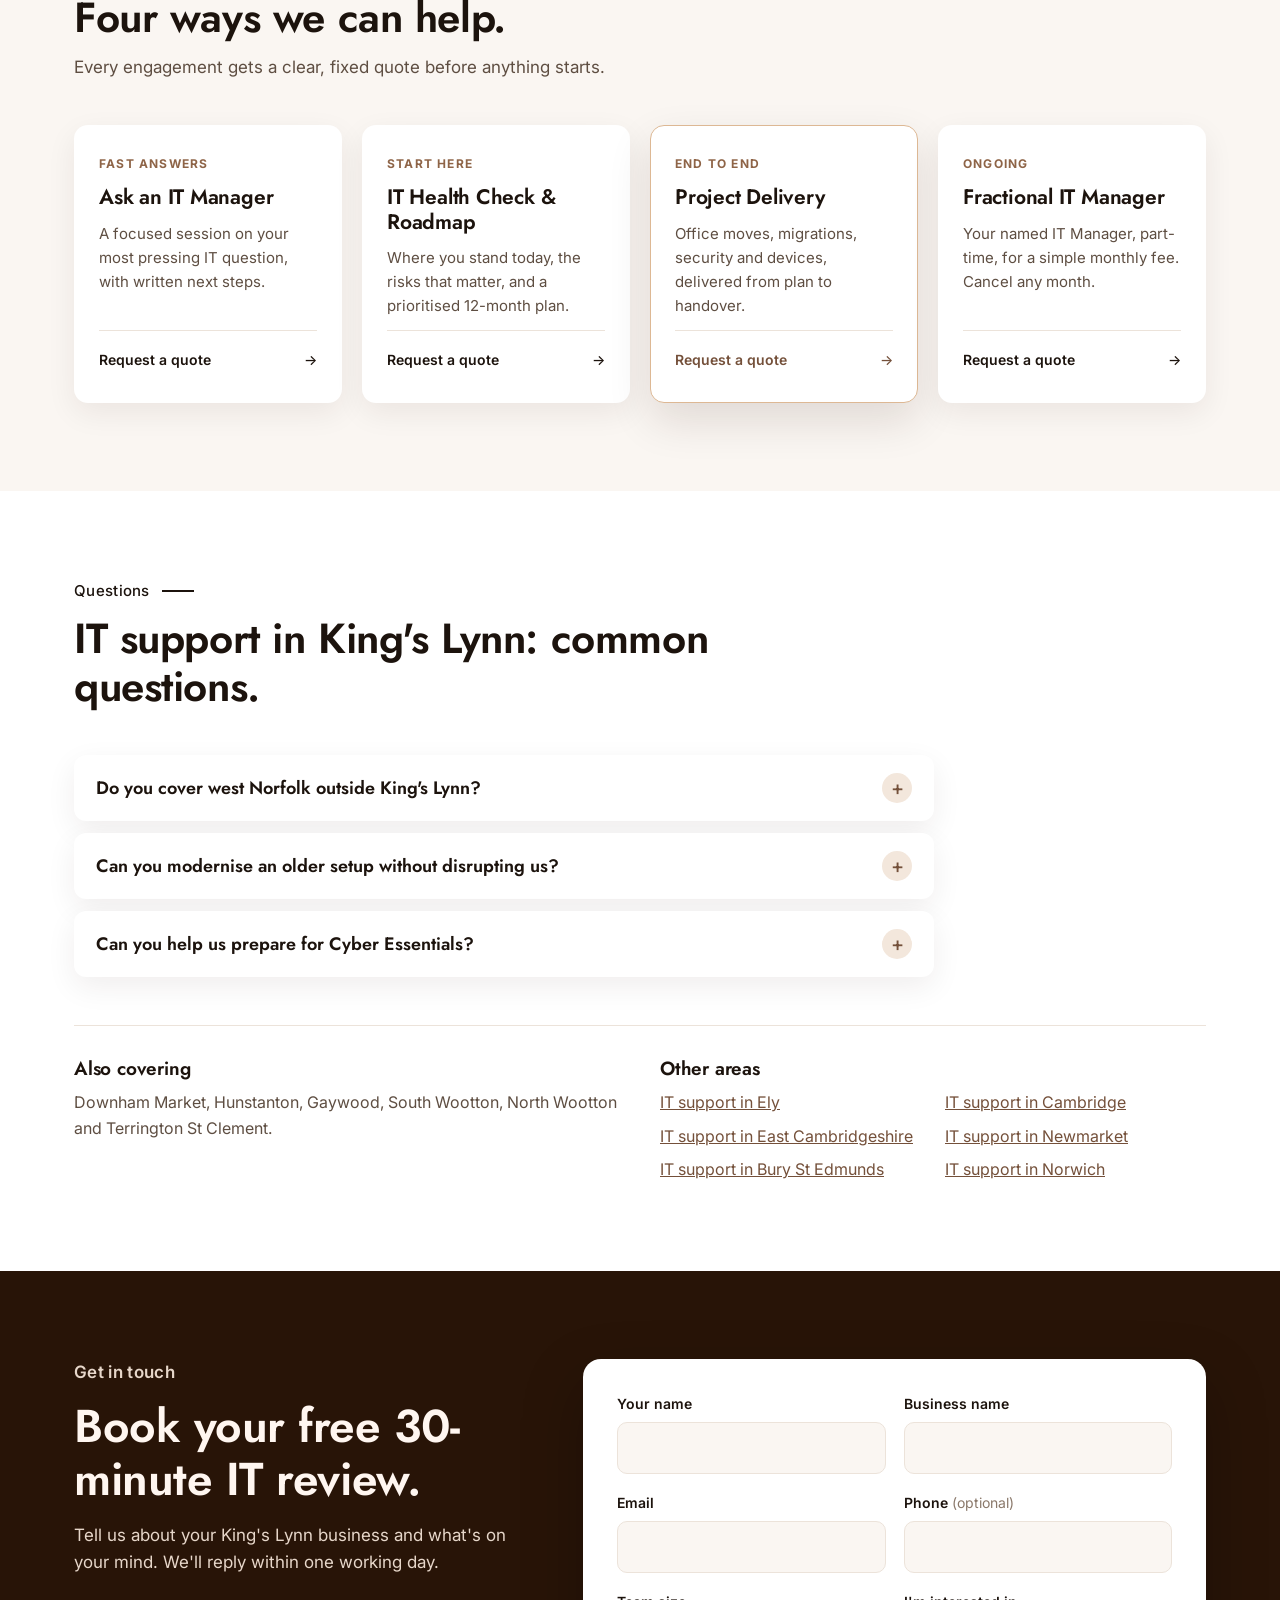
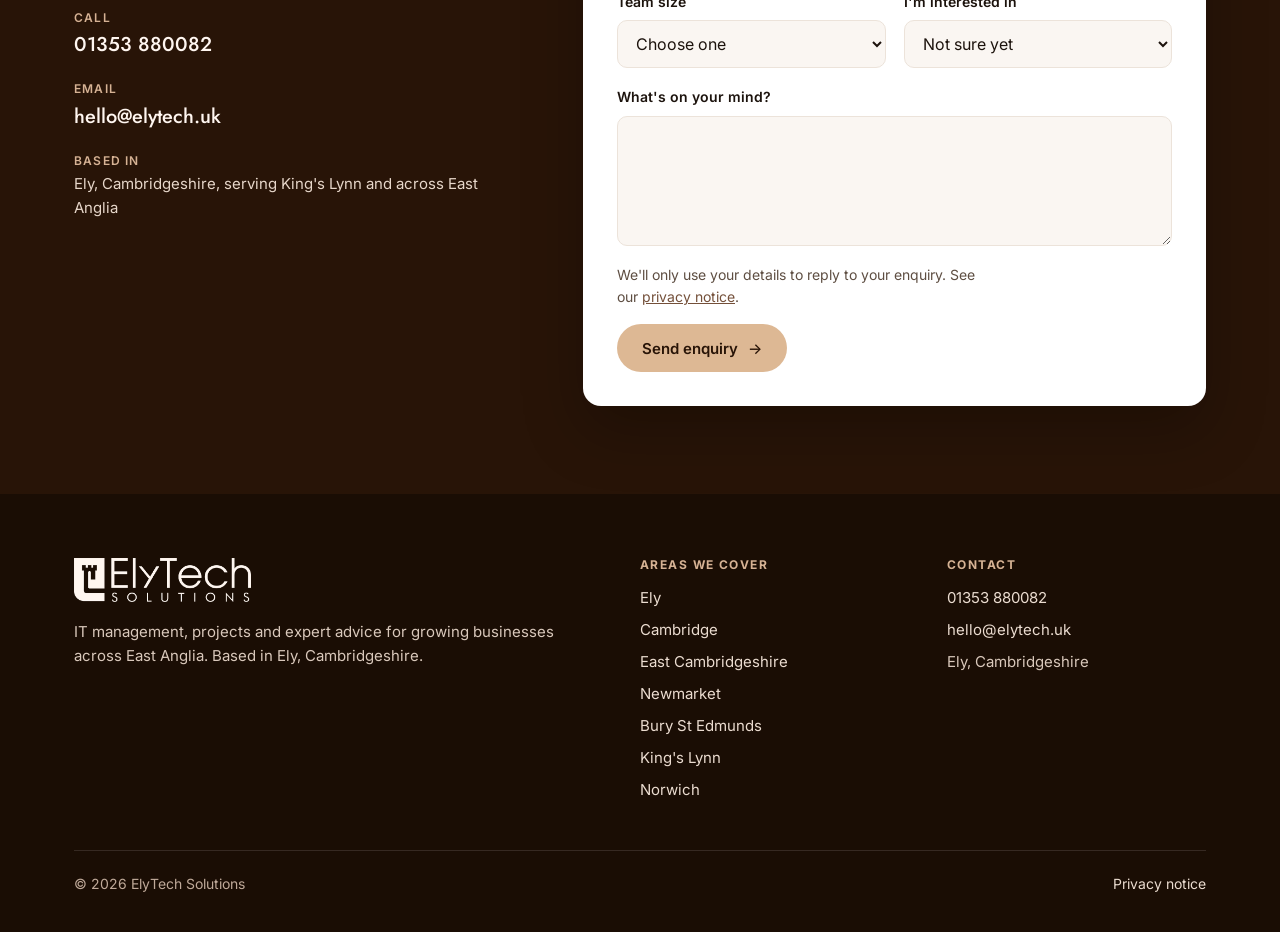
<file: it-support-kings-lynn/index.html>
<!doctype html>
<html lang="en-GB">
<head>
<meta charset="utf-8">
<meta name="viewport" content="width=device-width, initial-scale=1">
<title>IT Support & IT Management in King's Lynn | ElyTech Solutions</title>
<meta name="description" content="IT support, IT management and IT projects for businesses in King's Lynn, Norfolk, from ElyTech Solutions, based in Ely. Fast expert answers, end-to-end projects and fixed quotes.">
<link rel="canonical" href="https://elytech.uk/it-support-kings-lynn/">
<meta name="theme-color" content="#281407">
<meta property="og:type" content="website">
<meta property="og:site_name" content="ElyTech Solutions">
<meta property="og:title" content="IT Support & IT Management in King's Lynn | ElyTech Solutions">
<meta property="og:description" content="IT support, IT management and IT projects for businesses in King's Lynn, Norfolk, from ElyTech Solutions, based in Ely. Fast expert answers, end-to-end projects and fixed quotes.">
<meta property="og:url" content="https://elytech.uk/it-support-kings-lynn/">
<meta property="og:image" content="https://elytech.uk/assets/og-image.png">
<meta name="twitter:card" content="summary_large_image">
<link rel="icon" type="image/png" href="/favicon.png">
<link rel="apple-touch-icon" href="/apple-touch-icon.png">
<link rel="preconnect" href="https://fonts.googleapis.com">
<link rel="preconnect" href="https://fonts.gstatic.com" crossorigin>
<link href="https://fonts.googleapis.com/css2?family=Inter:wght@400;500;600;700&amp;family=Jost:wght@400;500;600;700&amp;display=swap" rel="stylesheet">
<link rel="stylesheet" href="/assets/site.css">
<script type="application/ld+json">{"@context": "https://schema.org", "@type": "ProfessionalService", "name": "ElyTech Solutions", "url": "https://elytech.uk/it-support-kings-lynn/", "logo": "https://elytech.uk/assets/elytech-logo.png", "telephone": "+441353880082", "email": "hello@elytech.uk", "address": {"@type": "PostalAddress", "addressLocality": "Ely", "addressRegion": "Cambridgeshire", "addressCountry": "GB"}, "areaServed": {"@type": "Place", "name": "King's Lynn, Norfolk"}, "description": "IT support, IT management and IT projects for businesses in King's Lynn, Norfolk, from ElyTech Solutions, based in Ely. Fast expert answers, end-to-end projects and fixed quotes."}</script>
<script type="application/ld+json">{"@context": "https://schema.org", "@type": "FAQPage", "mainEntity": [{"@type": "Question", "name": "Do you cover west Norfolk outside King's Lynn?", "acceptedAnswer": {"@type": "Answer", "text": "Yes, including Downham Market, Hunstanton and the villages around them."}}, {"@type": "Question", "name": "Can you modernise an older setup without disrupting us?", "acceptedAnswer": {"@type": "Answer", "text": "Yes. We plan changes in stages, work around your busy periods and document everything as we go."}}, {"@type": "Question", "name": "Can you help us prepare for Cyber Essentials?", "acceptedAnswer": {"@type": "Answer", "text": "Yes. We prepare your systems and policies and support you through the self-assessment."}}]}</script>
<script type="application/ld+json">{"@context": "https://schema.org", "@type": "BreadcrumbList", "itemListElement": [{"@type": "ListItem", "position": 1, "name": "Home", "item": "https://elytech.uk/"}, {"@type": "ListItem", "position": 2, "name": "IT support in King's Lynn", "item": "https://elytech.uk/it-support-kings-lynn/"}]}</script>
</head>
<body>
<a class="skip" href="#main">Skip to content</a>
<header class="site-header">
  <div class="wrap">
    <a class="brand" href="/" aria-label="ElyTech Solutions home"><img class="logo-dark" src="/assets/elytech-logo.png" alt="ElyTech Solutions" width="600" height="160"><img class="logo-light" src="/assets/elytech-logo-cream.png" alt="" aria-hidden="true" width="600" height="160"></a>
    <button class="menu-toggle" type="button" aria-expanded="false" aria-controls="site-nav" aria-label="Open menu"><span></span><span></span><span></span></button>
    <nav class="nav" id="site-nav" aria-label="Main">
      <a class="link" href="/#who">Who we help</a>
      <a class="link" href="/#services">Services</a>
      <a class="link" href="/#automation">AI &amp; Automation</a>
      <a class="link" href="/#about">About</a>
      <a class="phone" href="tel:+441353880082">01353 880082</a>
      <a class="btn btn-primary btn-small" href="#contact">Book a free IT review</a>
    </nav>
  </div>
</header>

<main id="main">

<section class="hero">
  <img class="mark" src="/assets/elytech-mark-cream.png" alt="" aria-hidden="true">
  <div class="wrap">
    <nav class="crumbs" aria-label="Breadcrumb"><a href="/">Home</a> <span aria-hidden="true">/</span> IT support in King's Lynn</nav>
    <p class="eyebrow">IT support · King's Lynn, Norfolk</p>
    <h1>IT support and management for <em>King's&nbsp;Lynn</em> businesses.</h1>
    <p class="lede">An experienced IT Manager for King's Lynn and west Norfolk firms, around 45 minutes up the A10 from our Ely base.</p>
    <div class="actions">
      <a class="btn btn-primary mobile-only" href="#contact">Book a free 30-minute IT review</a>
      <a class="btn btn-primary desktop-only" href="#services">Our services in King's Lynn</a>
      <a class="btn btn-ghost-light" href="#questions">Common questions</a>
    </div>
    <div class="trust trust-3"><div><svg viewBox="0 0 24 24" fill="none" stroke-width="1.8" stroke-linecap="round" stroke-linejoin="round" aria-hidden="true"><path d="M12 21s-6-5.3-6-11a6 6 0 0112 0c0 5.7-6 11-6 11z"/><circle cx="12" cy="10" r="2.2"/></svg><p><strong>Around 45 minutes</strong>From Ely via the A10</p></div><div><svg viewBox="0 0 24 24" fill="none" stroke-width="1.8" stroke-linecap="round" stroke-linejoin="round" aria-hidden="true"><path d="M12 21s-6-5.3-6-11a6 6 0 0112 0c0 5.7-6 11-6 11z"/><circle cx="12" cy="10" r="2.2"/></svg><p><strong>On-site visits</strong>Town centre and west Norfolk</p></div><div><svg viewBox="0 0 24 24" fill="none" stroke-width="1.8" stroke-linecap="round" stroke-linejoin="round" aria-hidden="true"><path d="M12 21s-6-5.3-6-11a6 6 0 0112 0c0 5.7-6 11-6 11z"/><circle cx="12" cy="10" r="2.2"/></svg><p><strong>Fixed quotes</strong>Agreed before any work starts</p></div></div>
  </div>
</section>

<section class="section">
  <div class="wrap local">
    <div class="section-head">
      <p class="eyebrow">Local knowledge</p>
      <h2>For west Norfolk's practices, port and producers.</h2>
      <p>King's Lynn combines a busy professional quarter, with accountants and solicitors around King Street and the town centre, with port, logistics, agricultural and manufacturing businesses across west Norfolk.</p><p>Many are long-established firms where IT has grown piece by piece. ElyTech helps bring it up to date safely: secure email and access, reliable backups and a plan you can budget for.</p>
    </div>
    <div class="sectors sectors-3"><article class="sector"><h3>Accountants & solicitors</h3><p>Protection against phishing and payment fraud, with secure sign-ins for every member of staff.</p></article><article class="sector"><h3>Logistics & manufacturing</h3><p>Networks, devices and backups that keep operations running.</p></article><article class="sector"><h3>Agricultural businesses</h3><p>Connectivity and secure systems across rural sites.</p></article></div>
  </div>
</section>

<section class="section alt" id="services">
  <div class="wrap">
    <div class="section-head">
      <p class="eyebrow">Services in King's Lynn</p>
      <h2>Four ways we can help.</h2>
      <p>Every engagement gets a clear, fixed quote before anything starts.</p>
    </div>
    <div class="services services-compact">
      <article class="service"><span class="kicker">Fast answers</span><h3>Ask an IT Manager</h3><p>A focused session on your most pressing IT question, with written next steps.</p><a class="btn btn-dark btn-small" href="#contact" data-service="Ask an IT Manager">Request a quote</a></article>
      <article class="service"><span class="kicker">Start here</span><h3>IT Health Check &amp; Roadmap</h3><p>Where you stand today, the risks that matter, and a prioritised 12-month plan.</p><a class="btn btn-dark btn-small" href="#contact" data-service="IT Health Check &amp; Roadmap">Request a quote</a></article>
      <article class="service featured"><span class="kicker">End to end</span><h3>Project Delivery</h3><p>Office moves, migrations, security and devices, delivered from plan to handover.</p><a class="btn btn-primary btn-small" href="#contact" data-service="Project Delivery">Request a quote</a></article>
      <article class="service"><span class="kicker">Ongoing</span><h3>Fractional IT Manager</h3><p>Your named IT Manager, part-time, for a simple monthly fee. Cancel any month.</p><a class="btn btn-dark btn-small" href="#contact" data-service="Fractional IT Manager">Request a quote</a></article>
    </div>
  </div>
</section>

<section class="section" id="questions">
  <div class="wrap">
    <div class="section-head">
      <p class="eyebrow">Questions</p>
      <h2>IT support in King's Lynn: common questions.</h2>
    </div>
    <div class="faq"><details><summary>Do you cover west Norfolk outside King's Lynn?</summary><p>Yes, including Downham Market, Hunstanton and the villages around them.</p></details><details><summary>Can you modernise an older setup without disrupting us?</summary><p>Yes. We plan changes in stages, work around your busy periods and document everything as we go.</p></details><details><summary>Can you help us prepare for Cyber Essentials?</summary><p>Yes. We prepare your systems and policies and support you through the self-assessment.</p></details></div>
    <div class="coverage">
      <div><h3>Also covering</h3><p>Downham Market, Hunstanton, Gaywood, South Wootton, North Wootton and Terrington St Clement.</p></div>
      <div><h3>Other areas</h3><ul><li><a href="/it-support-ely/">IT support in Ely</a></li><li><a href="/it-support-cambridge/">IT support in Cambridge</a></li><li><a href="/it-support-east-cambridgeshire/">IT support in East Cambridgeshire</a></li><li><a href="/it-support-newmarket/">IT support in Newmarket</a></li><li><a href="/it-support-bury-st-edmunds/">IT support in Bury St Edmunds</a></li><li><a href="/it-support-norwich/">IT support in Norwich</a></li></ul></div>
    </div>
  </div>
</section>

<section class="section contact" id="contact">
  <div class="wrap contact-grid">
    <div class="intro">
      <p class="eyebrow">Get in touch</p>
      <h2>Book your free 30-minute IT review.</h2>
      <p>Tell us about your King's Lynn business and what's on your mind. We'll reply within one working day.</p>
      <ul class="contact-list">
        <li><small>Call</small><a href="tel:+441353880082">01353 880082</a></li>
        <li><small>Email</small><a href="mailto:hello@elytech.uk">hello@elytech.uk</a></li>
        <li><small>Based in</small><span>Ely, Cambridgeshire, serving King's Lynn and across East Anglia</span></li>
      </ul>
    </div>
    <form class="enquiry" name="enquiry" method="POST" action="/thanks.html" data-netlify="true" netlify-honeypot="company-website">
      <input type="hidden" name="form-name" value="enquiry">
      <p class="hidden"><label>Leave this empty <input name="company-website" tabindex="-1" autocomplete="off"></label></p>
      <div class="field"><label for="f-name">Your name</label><input id="f-name" name="name" autocomplete="name" required></div>
      <div class="field"><label for="f-business">Business name</label><input id="f-business" name="business" autocomplete="organization" required></div>
      <div class="field"><label for="f-email">Email</label><input id="f-email" name="email" type="email" autocomplete="email" required></div>
      <div class="field"><label for="f-phone">Phone <span>(optional)</span></label><input id="f-phone" name="phone" type="tel" autocomplete="tel"></div>
      <div class="field"><label for="f-size">Team size</label>
        <select id="f-size" name="team-size"><option value="">Choose one</option><option>1 to 5</option><option>6 to 20</option><option>21 to 50</option><option>51 to 100</option><option>More than 100</option></select></div>
      <div class="field"><label for="f-service">I'm interested in</label>
        <select id="f-service" name="service"><option value="">Not sure yet</option><option>Ask an IT Manager</option><option>IT Health Check &amp; Roadmap</option><option>Project Delivery</option><option>Fractional IT Manager</option><option>Something urgent</option></select></div>
      <div class="field full"><label for="f-message">What's on your mind?</label><textarea id="f-message" name="message" required></textarea></div>
      <div class="form-foot">
        <p>We'll only use your details to reply to your enquiry. See our <a href="/privacy.html">privacy notice</a>.</p>
        <button class="btn btn-primary" type="submit">Send enquiry</button>
      </div>
    </form>
  </div>
</section>

</main>
<footer class="site-footer">
  <div class="wrap">
    <div>
      <img src="/assets/elytech-logo-cream.png" alt="ElyTech Solutions" width="600" height="160">
      <p>IT management, projects and expert advice for growing businesses across East Anglia. Based in Ely, Cambridgeshire.</p>
    </div>
    <div>
      <h4>Areas we cover</h4>
      <ul><li><a href="/it-support-ely/">Ely</a></li><li><a href="/it-support-cambridge/">Cambridge</a></li><li><a href="/it-support-east-cambridgeshire/">East Cambridgeshire</a></li><li><a href="/it-support-newmarket/">Newmarket</a></li><li><a href="/it-support-bury-st-edmunds/">Bury St Edmunds</a></li><li><a href="/it-support-kings-lynn/">King's Lynn</a></li><li><a href="/it-support-norwich/">Norwich</a></li></ul>
    </div>
    <div>
      <h4>Contact</h4>
      <ul><li><a href="tel:+441353880082">01353 880082</a></li><li><a href="mailto:hello@elytech.uk">hello@elytech.uk</a></li><li>Ely, Cambridgeshire</li></ul>
    </div>
    <div class="legal"><span>© 2026 ElyTech Solutions</span><a href="/privacy.html">Privacy notice</a></div>
  </div>
</footer>

<script>
  document.querySelectorAll('[data-service]').forEach(function (a) {
    a.addEventListener('click', function () {
      var s = document.getElementById('f-service');
      if (s) s.value = a.getAttribute('data-service');
    });
  });
</script>
<!-- Cloudflare Web Analytics --><script defer src="https://static.cloudflareinsights.com/beacon.min.js" data-cf-beacon='{"token": "6d2a5d211ded48889d83593cf632d396"}'></script><!-- End Cloudflare Web Analytics -->
<script>(function(){var b=document.querySelector(".menu-toggle"),h=document.querySelector(".site-header");if(!b||!h)return;function s(o){h.classList.toggle("menu-open",o);b.setAttribute("aria-expanded",o?"true":"false");b.setAttribute("aria-label",o?"Close menu":"Open menu");}b.addEventListener("click",function(){s(!h.classList.contains("menu-open"));});document.querySelectorAll("#site-nav a").forEach(function(a){a.addEventListener("click",function(){s(false);});});document.addEventListener("keydown",function(e){if(e.key==="Escape")s(false);});})();</script>
</body>
</html>
</file>
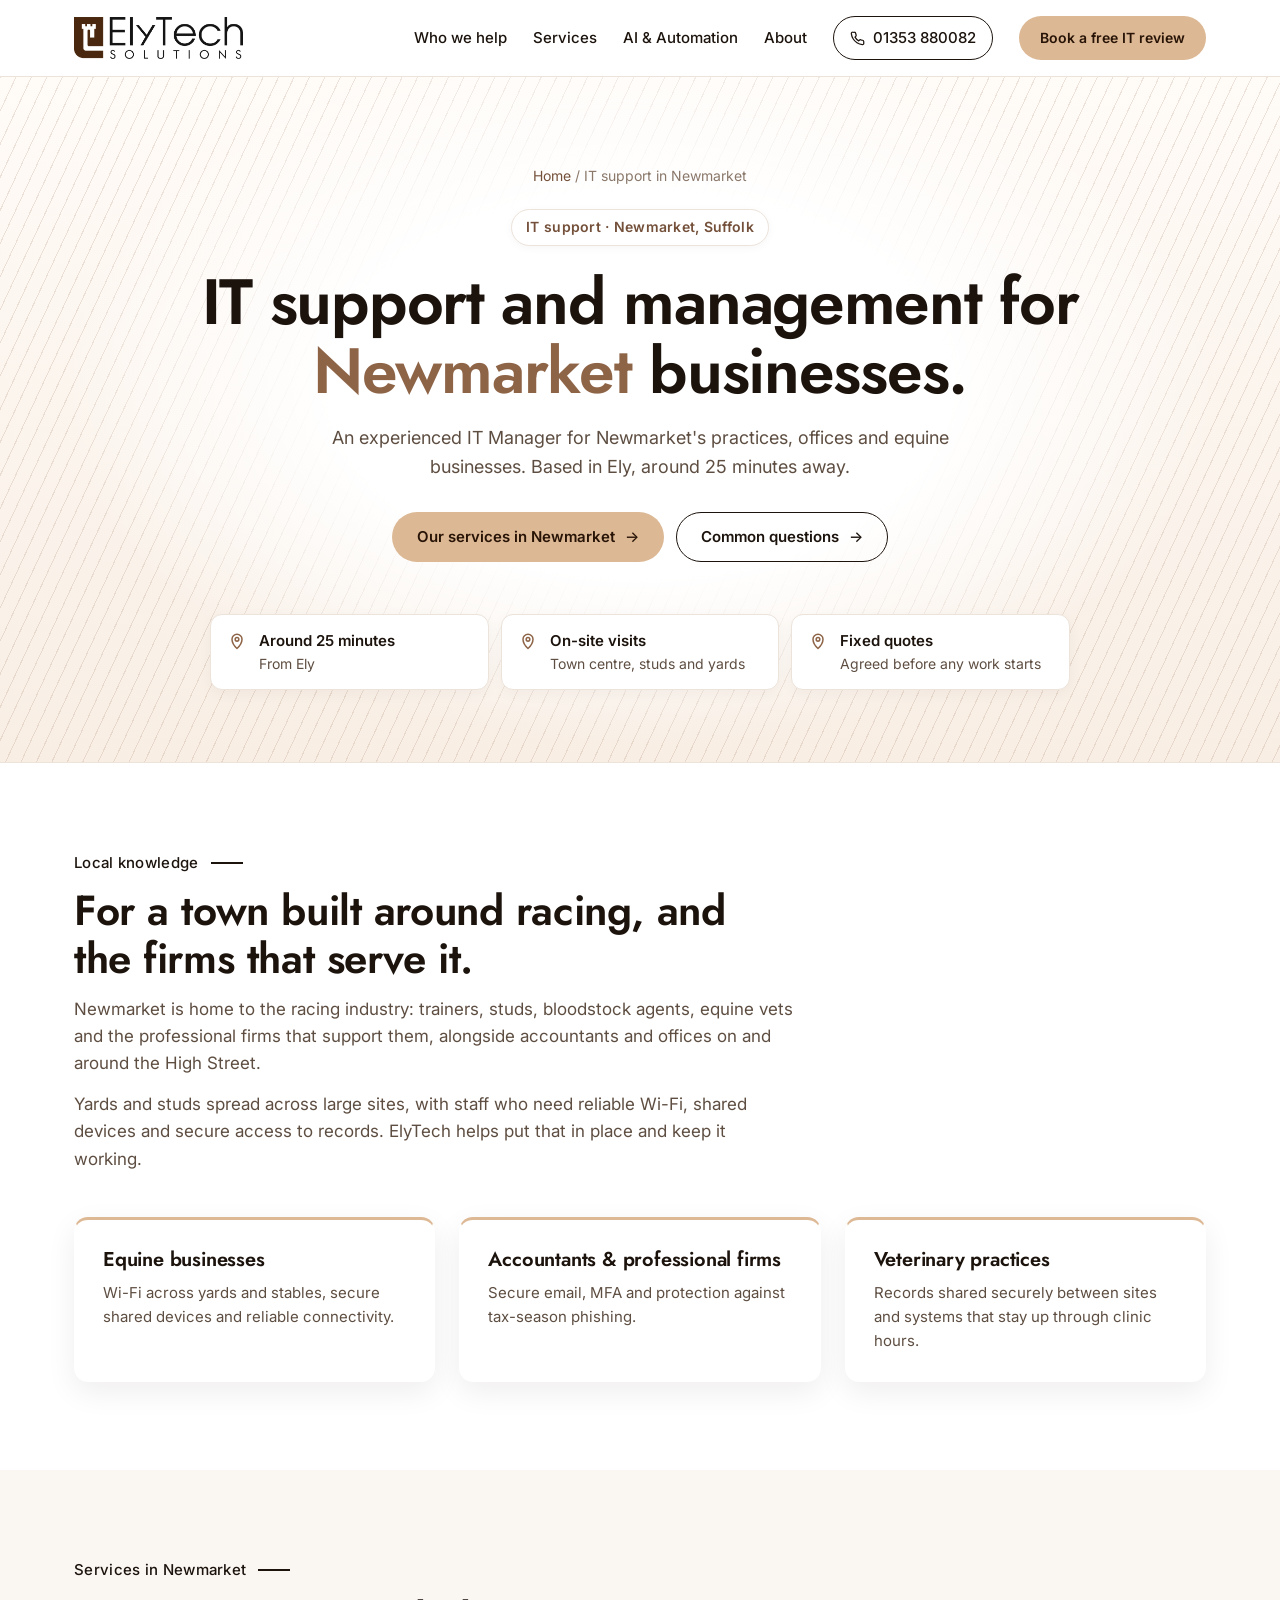
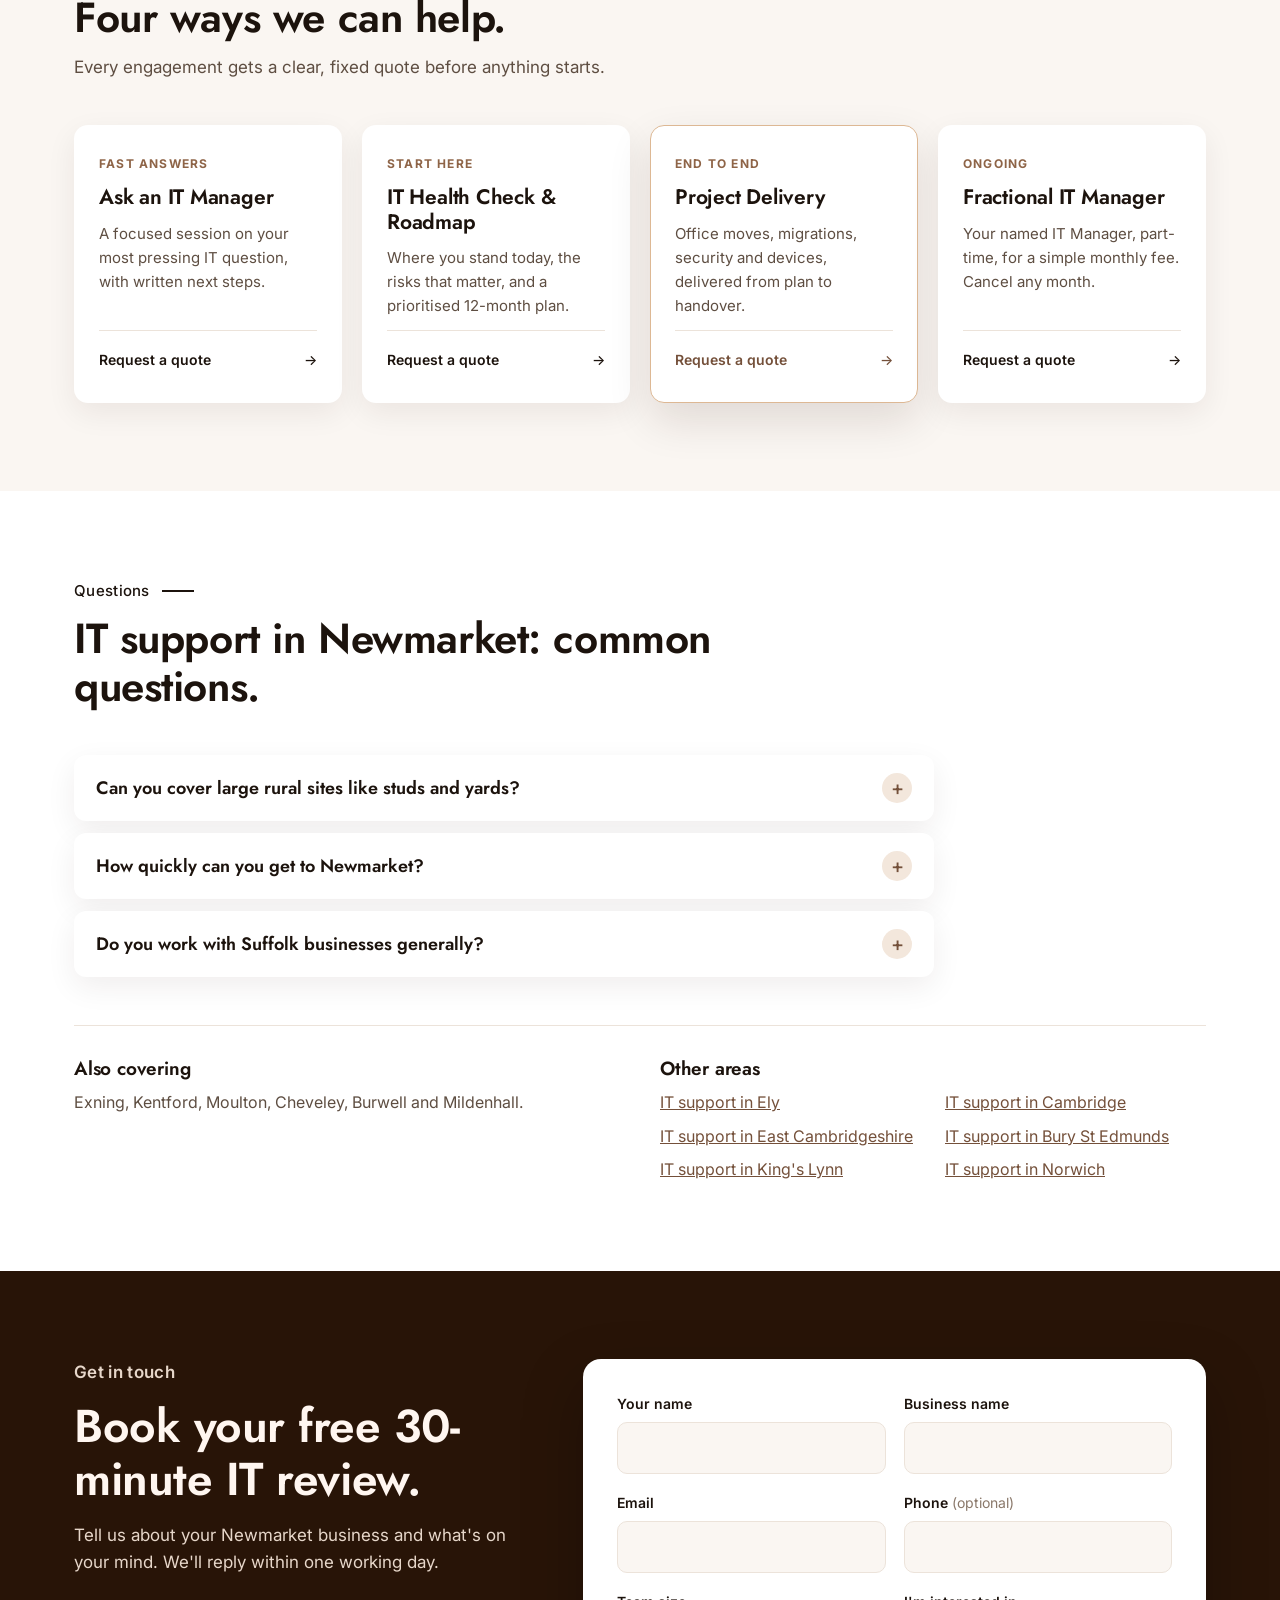
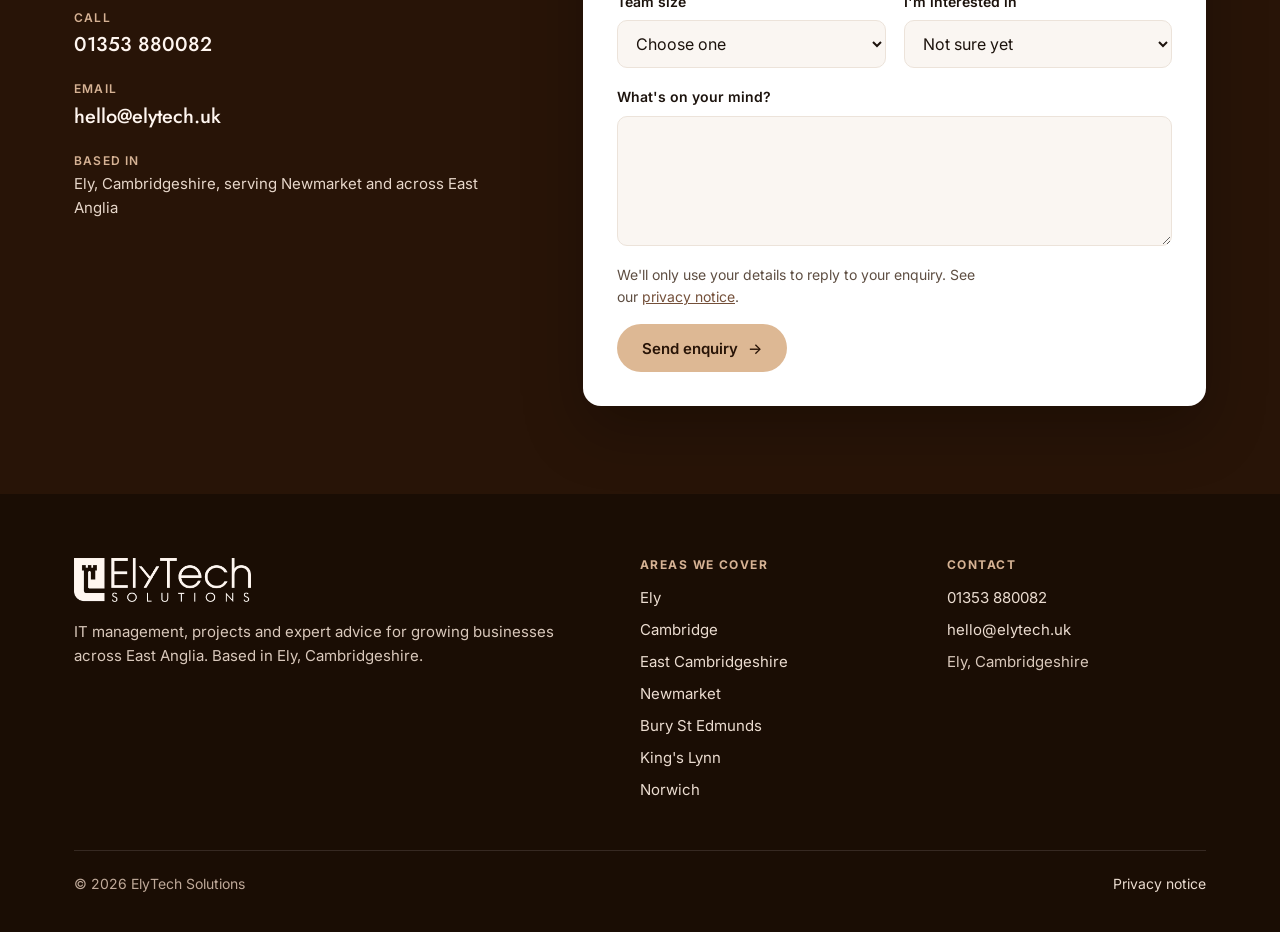
<file: it-support-newmarket/index.html>
<!doctype html>
<html lang="en-GB">
<head>
<meta charset="utf-8">
<meta name="viewport" content="width=device-width, initial-scale=1">
<title>IT Support & IT Management in Newmarket | ElyTech Solutions</title>
<meta name="description" content="IT support, IT management and IT projects for businesses in Newmarket, Suffolk, from ElyTech Solutions, based in Ely. Fast expert answers, end-to-end projects and fixed quotes.">
<link rel="canonical" href="https://elytech.uk/it-support-newmarket/">
<meta name="theme-color" content="#281407">
<meta property="og:type" content="website">
<meta property="og:site_name" content="ElyTech Solutions">
<meta property="og:title" content="IT Support & IT Management in Newmarket | ElyTech Solutions">
<meta property="og:description" content="IT support, IT management and IT projects for businesses in Newmarket, Suffolk, from ElyTech Solutions, based in Ely. Fast expert answers, end-to-end projects and fixed quotes.">
<meta property="og:url" content="https://elytech.uk/it-support-newmarket/">
<meta property="og:image" content="https://elytech.uk/assets/og-image.png">
<meta name="twitter:card" content="summary_large_image">
<link rel="icon" type="image/png" href="/favicon.png">
<link rel="apple-touch-icon" href="/apple-touch-icon.png">
<link rel="preconnect" href="https://fonts.googleapis.com">
<link rel="preconnect" href="https://fonts.gstatic.com" crossorigin>
<link href="https://fonts.googleapis.com/css2?family=Inter:wght@400;500;600;700&amp;family=Jost:wght@400;500;600;700&amp;display=swap" rel="stylesheet">
<link rel="stylesheet" href="/assets/site.css">
<script type="application/ld+json">{"@context": "https://schema.org", "@type": "ProfessionalService", "name": "ElyTech Solutions", "url": "https://elytech.uk/it-support-newmarket/", "logo": "https://elytech.uk/assets/elytech-logo.png", "telephone": "+441353880082", "email": "hello@elytech.uk", "address": {"@type": "PostalAddress", "addressLocality": "Ely", "addressRegion": "Cambridgeshire", "addressCountry": "GB"}, "areaServed": {"@type": "Place", "name": "Newmarket, Suffolk"}, "description": "IT support, IT management and IT projects for businesses in Newmarket, Suffolk, from ElyTech Solutions, based in Ely. Fast expert answers, end-to-end projects and fixed quotes."}</script>
<script type="application/ld+json">{"@context": "https://schema.org", "@type": "FAQPage", "mainEntity": [{"@type": "Question", "name": "Can you cover large rural sites like studs and yards?", "acceptedAnswer": {"@type": "Answer", "text": "Yes. We plan and manage Wi-Fi and network projects across large sites, coordinating the installers so it works first time."}}, {"@type": "Question", "name": "How quickly can you get to Newmarket?", "acceptedAnswer": {"@type": "Answer", "text": "Newmarket is around 25 minutes from our Ely base, so on-site visits are straightforward."}}, {"@type": "Question", "name": "Do you work with Suffolk businesses generally?", "acceptedAnswer": {"@type": "Answer", "text": "Yes. We cover west Suffolk including Newmarket, Mildenhall and Bury St Edmunds."}}]}</script>
<script type="application/ld+json">{"@context": "https://schema.org", "@type": "BreadcrumbList", "itemListElement": [{"@type": "ListItem", "position": 1, "name": "Home", "item": "https://elytech.uk/"}, {"@type": "ListItem", "position": 2, "name": "IT support in Newmarket", "item": "https://elytech.uk/it-support-newmarket/"}]}</script>
</head>
<body>
<a class="skip" href="#main">Skip to content</a>
<header class="site-header">
  <div class="wrap">
    <a class="brand" href="/" aria-label="ElyTech Solutions home"><img class="logo-dark" src="/assets/elytech-logo.png" alt="ElyTech Solutions" width="600" height="160"><img class="logo-light" src="/assets/elytech-logo-cream.png" alt="" aria-hidden="true" width="600" height="160"></a>
    <button class="menu-toggle" type="button" aria-expanded="false" aria-controls="site-nav" aria-label="Open menu"><span></span><span></span><span></span></button>
    <nav class="nav" id="site-nav" aria-label="Main">
      <a class="link" href="/#who">Who we help</a>
      <a class="link" href="/#services">Services</a>
      <a class="link" href="/#automation">AI &amp; Automation</a>
      <a class="link" href="/#about">About</a>
      <a class="phone" href="tel:+441353880082">01353 880082</a>
      <a class="btn btn-primary btn-small" href="#contact">Book a free IT review</a>
    </nav>
  </div>
</header>

<main id="main">

<section class="hero">
  <img class="mark" src="/assets/elytech-mark-cream.png" alt="" aria-hidden="true">
  <div class="wrap">
    <nav class="crumbs" aria-label="Breadcrumb"><a href="/">Home</a> <span aria-hidden="true">/</span> IT support in Newmarket</nav>
    <p class="eyebrow">IT support · Newmarket, Suffolk</p>
    <h1>IT support and management for <em>Newmarket</em> businesses.</h1>
    <p class="lede">An experienced IT Manager for Newmarket's practices, offices and equine businesses. Based in Ely, around 25 minutes away.</p>
    <div class="actions">
      <a class="btn btn-primary mobile-only" href="#contact">Book a free 30-minute IT review</a>
      <a class="btn btn-primary desktop-only" href="#services">Our services in Newmarket</a>
      <a class="btn btn-ghost-light" href="#questions">Common questions</a>
    </div>
    <div class="trust trust-3"><div><svg viewBox="0 0 24 24" fill="none" stroke-width="1.8" stroke-linecap="round" stroke-linejoin="round" aria-hidden="true"><path d="M12 21s-6-5.3-6-11a6 6 0 0112 0c0 5.7-6 11-6 11z"/><circle cx="12" cy="10" r="2.2"/></svg><p><strong>Around 25 minutes</strong>From Ely</p></div><div><svg viewBox="0 0 24 24" fill="none" stroke-width="1.8" stroke-linecap="round" stroke-linejoin="round" aria-hidden="true"><path d="M12 21s-6-5.3-6-11a6 6 0 0112 0c0 5.7-6 11-6 11z"/><circle cx="12" cy="10" r="2.2"/></svg><p><strong>On-site visits</strong>Town centre, studs and yards</p></div><div><svg viewBox="0 0 24 24" fill="none" stroke-width="1.8" stroke-linecap="round" stroke-linejoin="round" aria-hidden="true"><path d="M12 21s-6-5.3-6-11a6 6 0 0112 0c0 5.7-6 11-6 11z"/><circle cx="12" cy="10" r="2.2"/></svg><p><strong>Fixed quotes</strong>Agreed before any work starts</p></div></div>
  </div>
</section>

<section class="section">
  <div class="wrap local">
    <div class="section-head">
      <p class="eyebrow">Local knowledge</p>
      <h2>For a town built around racing, and the firms that serve it.</h2>
      <p>Newmarket is home to the racing industry: trainers, studs, bloodstock agents, equine vets and the professional firms that support them, alongside accountants and offices on and around the High Street.</p><p>Yards and studs spread across large sites, with staff who need reliable Wi-Fi, shared devices and secure access to records. ElyTech helps put that in place and keep it working.</p>
    </div>
    <div class="sectors sectors-3"><article class="sector"><h3>Equine businesses</h3><p>Wi-Fi across yards and stables, secure shared devices and reliable connectivity.</p></article><article class="sector"><h3>Accountants & professional firms</h3><p>Secure email, MFA and protection against tax-season phishing.</p></article><article class="sector"><h3>Veterinary practices</h3><p>Records shared securely between sites and systems that stay up through clinic hours.</p></article></div>
  </div>
</section>

<section class="section alt" id="services">
  <div class="wrap">
    <div class="section-head">
      <p class="eyebrow">Services in Newmarket</p>
      <h2>Four ways we can help.</h2>
      <p>Every engagement gets a clear, fixed quote before anything starts.</p>
    </div>
    <div class="services services-compact">
      <article class="service"><span class="kicker">Fast answers</span><h3>Ask an IT Manager</h3><p>A focused session on your most pressing IT question, with written next steps.</p><a class="btn btn-dark btn-small" href="#contact" data-service="Ask an IT Manager">Request a quote</a></article>
      <article class="service"><span class="kicker">Start here</span><h3>IT Health Check &amp; Roadmap</h3><p>Where you stand today, the risks that matter, and a prioritised 12-month plan.</p><a class="btn btn-dark btn-small" href="#contact" data-service="IT Health Check &amp; Roadmap">Request a quote</a></article>
      <article class="service featured"><span class="kicker">End to end</span><h3>Project Delivery</h3><p>Office moves, migrations, security and devices, delivered from plan to handover.</p><a class="btn btn-primary btn-small" href="#contact" data-service="Project Delivery">Request a quote</a></article>
      <article class="service"><span class="kicker">Ongoing</span><h3>Fractional IT Manager</h3><p>Your named IT Manager, part-time, for a simple monthly fee. Cancel any month.</p><a class="btn btn-dark btn-small" href="#contact" data-service="Fractional IT Manager">Request a quote</a></article>
    </div>
  </div>
</section>

<section class="section" id="questions">
  <div class="wrap">
    <div class="section-head">
      <p class="eyebrow">Questions</p>
      <h2>IT support in Newmarket: common questions.</h2>
    </div>
    <div class="faq"><details><summary>Can you cover large rural sites like studs and yards?</summary><p>Yes. We plan and manage Wi-Fi and network projects across large sites, coordinating the installers so it works first time.</p></details><details><summary>How quickly can you get to Newmarket?</summary><p>Newmarket is around 25 minutes from our Ely base, so on-site visits are straightforward.</p></details><details><summary>Do you work with Suffolk businesses generally?</summary><p>Yes. We cover west Suffolk including Newmarket, Mildenhall and Bury St Edmunds.</p></details></div>
    <div class="coverage">
      <div><h3>Also covering</h3><p>Exning, Kentford, Moulton, Cheveley, Burwell and Mildenhall.</p></div>
      <div><h3>Other areas</h3><ul><li><a href="/it-support-ely/">IT support in Ely</a></li><li><a href="/it-support-cambridge/">IT support in Cambridge</a></li><li><a href="/it-support-east-cambridgeshire/">IT support in East Cambridgeshire</a></li><li><a href="/it-support-bury-st-edmunds/">IT support in Bury St Edmunds</a></li><li><a href="/it-support-kings-lynn/">IT support in King's Lynn</a></li><li><a href="/it-support-norwich/">IT support in Norwich</a></li></ul></div>
    </div>
  </div>
</section>

<section class="section contact" id="contact">
  <div class="wrap contact-grid">
    <div class="intro">
      <p class="eyebrow">Get in touch</p>
      <h2>Book your free 30-minute IT review.</h2>
      <p>Tell us about your Newmarket business and what's on your mind. We'll reply within one working day.</p>
      <ul class="contact-list">
        <li><small>Call</small><a href="tel:+441353880082">01353 880082</a></li>
        <li><small>Email</small><a href="mailto:hello@elytech.uk">hello@elytech.uk</a></li>
        <li><small>Based in</small><span>Ely, Cambridgeshire, serving Newmarket and across East Anglia</span></li>
      </ul>
    </div>
    <form class="enquiry" name="enquiry" method="POST" action="/thanks.html" data-netlify="true" netlify-honeypot="company-website">
      <input type="hidden" name="form-name" value="enquiry">
      <p class="hidden"><label>Leave this empty <input name="company-website" tabindex="-1" autocomplete="off"></label></p>
      <div class="field"><label for="f-name">Your name</label><input id="f-name" name="name" autocomplete="name" required></div>
      <div class="field"><label for="f-business">Business name</label><input id="f-business" name="business" autocomplete="organization" required></div>
      <div class="field"><label for="f-email">Email</label><input id="f-email" name="email" type="email" autocomplete="email" required></div>
      <div class="field"><label for="f-phone">Phone <span>(optional)</span></label><input id="f-phone" name="phone" type="tel" autocomplete="tel"></div>
      <div class="field"><label for="f-size">Team size</label>
        <select id="f-size" name="team-size"><option value="">Choose one</option><option>1 to 5</option><option>6 to 20</option><option>21 to 50</option><option>51 to 100</option><option>More than 100</option></select></div>
      <div class="field"><label for="f-service">I'm interested in</label>
        <select id="f-service" name="service"><option value="">Not sure yet</option><option>Ask an IT Manager</option><option>IT Health Check &amp; Roadmap</option><option>Project Delivery</option><option>Fractional IT Manager</option><option>Something urgent</option></select></div>
      <div class="field full"><label for="f-message">What's on your mind?</label><textarea id="f-message" name="message" required></textarea></div>
      <div class="form-foot">
        <p>We'll only use your details to reply to your enquiry. See our <a href="/privacy.html">privacy notice</a>.</p>
        <button class="btn btn-primary" type="submit">Send enquiry</button>
      </div>
    </form>
  </div>
</section>

</main>
<footer class="site-footer">
  <div class="wrap">
    <div>
      <img src="/assets/elytech-logo-cream.png" alt="ElyTech Solutions" width="600" height="160">
      <p>IT management, projects and expert advice for growing businesses across East Anglia. Based in Ely, Cambridgeshire.</p>
    </div>
    <div>
      <h4>Areas we cover</h4>
      <ul><li><a href="/it-support-ely/">Ely</a></li><li><a href="/it-support-cambridge/">Cambridge</a></li><li><a href="/it-support-east-cambridgeshire/">East Cambridgeshire</a></li><li><a href="/it-support-newmarket/">Newmarket</a></li><li><a href="/it-support-bury-st-edmunds/">Bury St Edmunds</a></li><li><a href="/it-support-kings-lynn/">King's Lynn</a></li><li><a href="/it-support-norwich/">Norwich</a></li></ul>
    </div>
    <div>
      <h4>Contact</h4>
      <ul><li><a href="tel:+441353880082">01353 880082</a></li><li><a href="mailto:hello@elytech.uk">hello@elytech.uk</a></li><li>Ely, Cambridgeshire</li></ul>
    </div>
    <div class="legal"><span>© 2026 ElyTech Solutions</span><a href="/privacy.html">Privacy notice</a></div>
  </div>
</footer>

<script>
  document.querySelectorAll('[data-service]').forEach(function (a) {
    a.addEventListener('click', function () {
      var s = document.getElementById('f-service');
      if (s) s.value = a.getAttribute('data-service');
    });
  });
</script>
<!-- Cloudflare Web Analytics --><script defer src="https://static.cloudflareinsights.com/beacon.min.js" data-cf-beacon='{"token": "6d2a5d211ded48889d83593cf632d396"}'></script><!-- End Cloudflare Web Analytics -->
<script>(function(){var b=document.querySelector(".menu-toggle"),h=document.querySelector(".site-header");if(!b||!h)return;function s(o){h.classList.toggle("menu-open",o);b.setAttribute("aria-expanded",o?"true":"false");b.setAttribute("aria-label",o?"Close menu":"Open menu");}b.addEventListener("click",function(){s(!h.classList.contains("menu-open"));});document.querySelectorAll("#site-nav a").forEach(function(a){a.addEventListener("click",function(){s(false);});});document.addEventListener("keydown",function(e){if(e.key==="Escape")s(false);});})();</script>
</body>
</html>
</file>
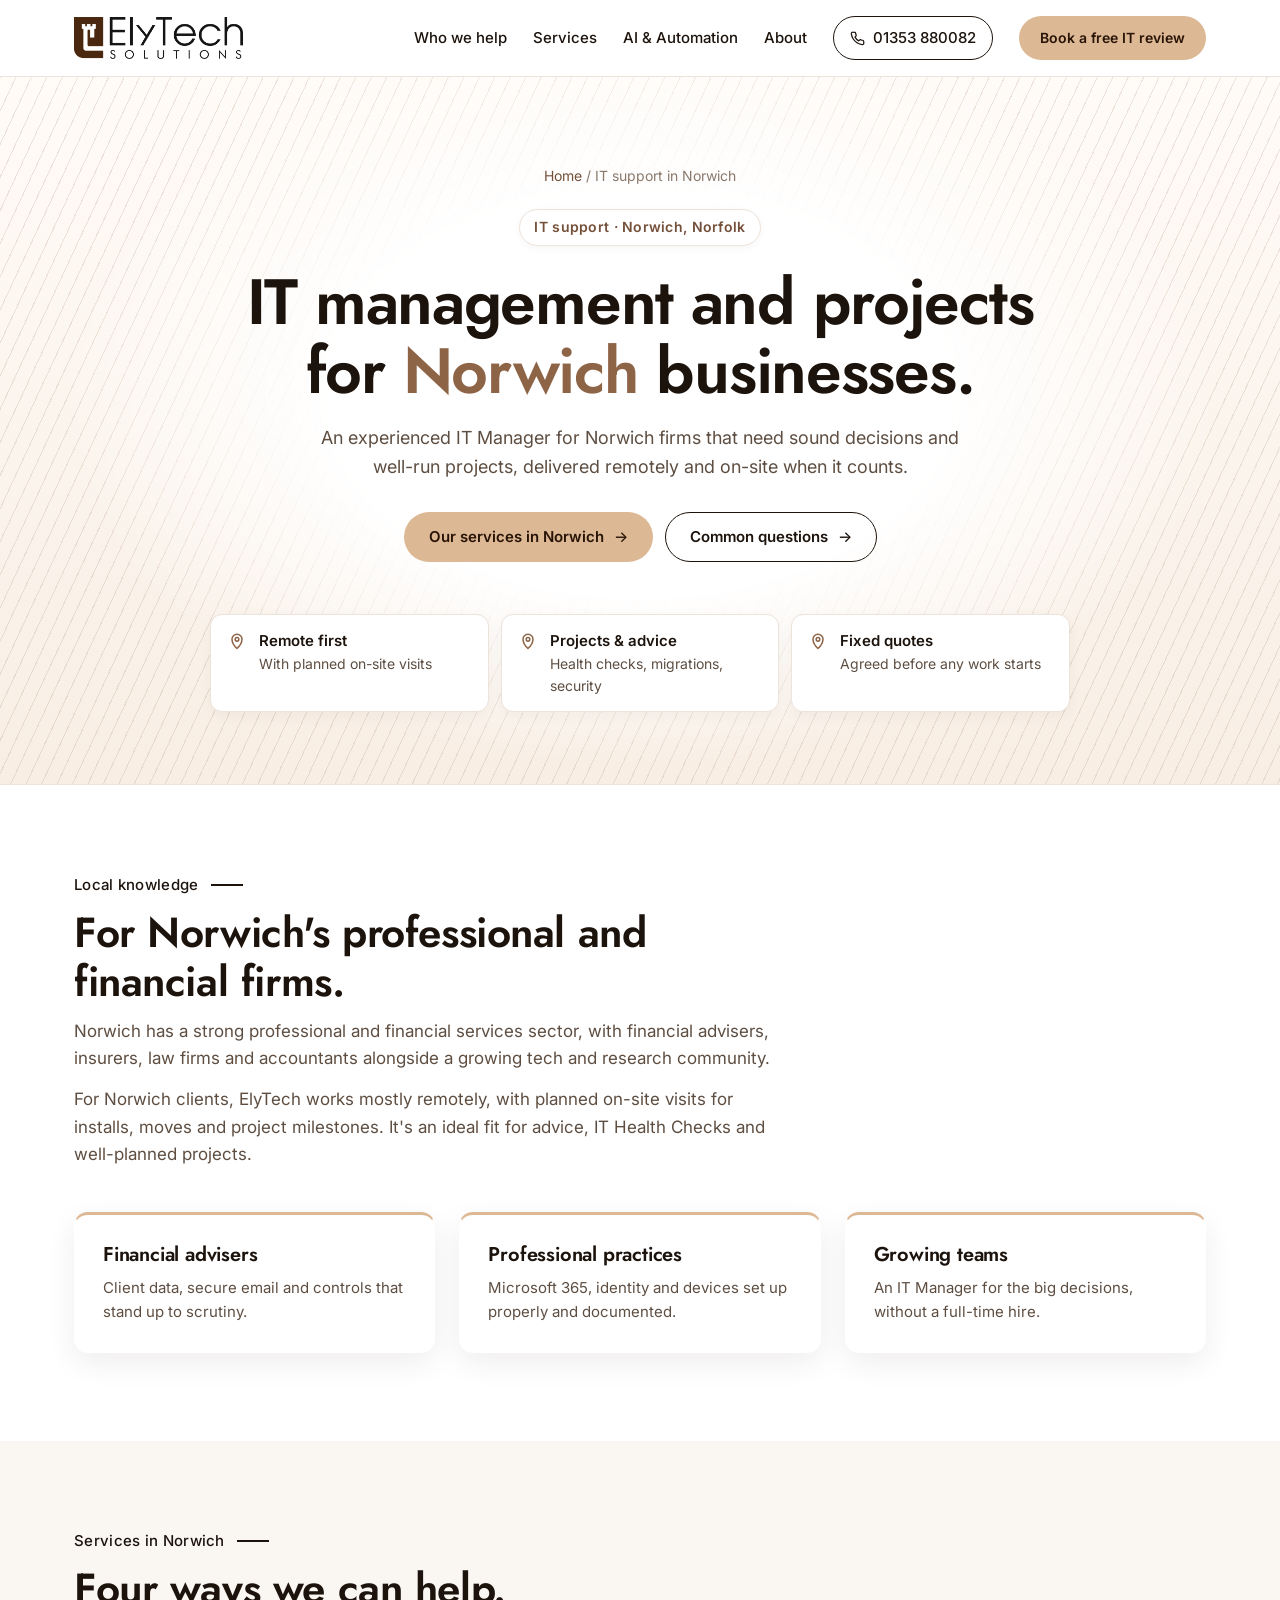
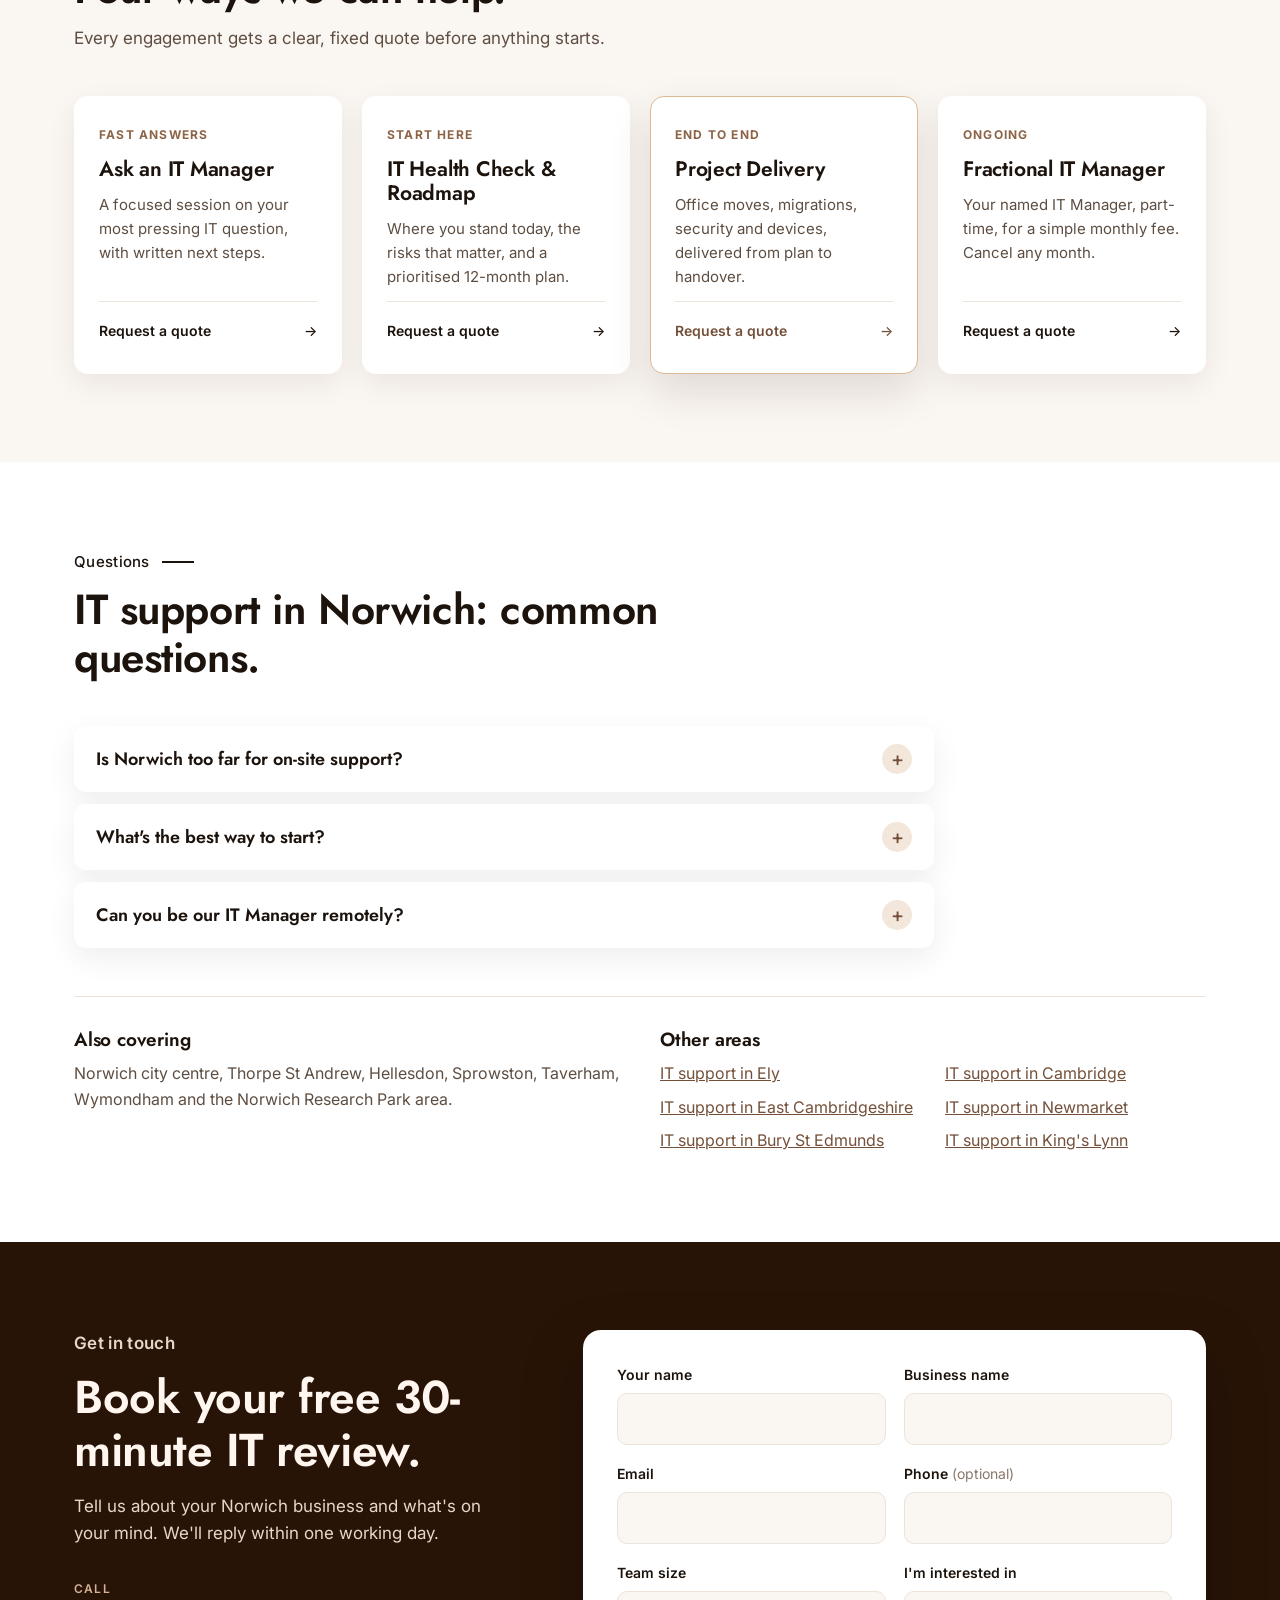
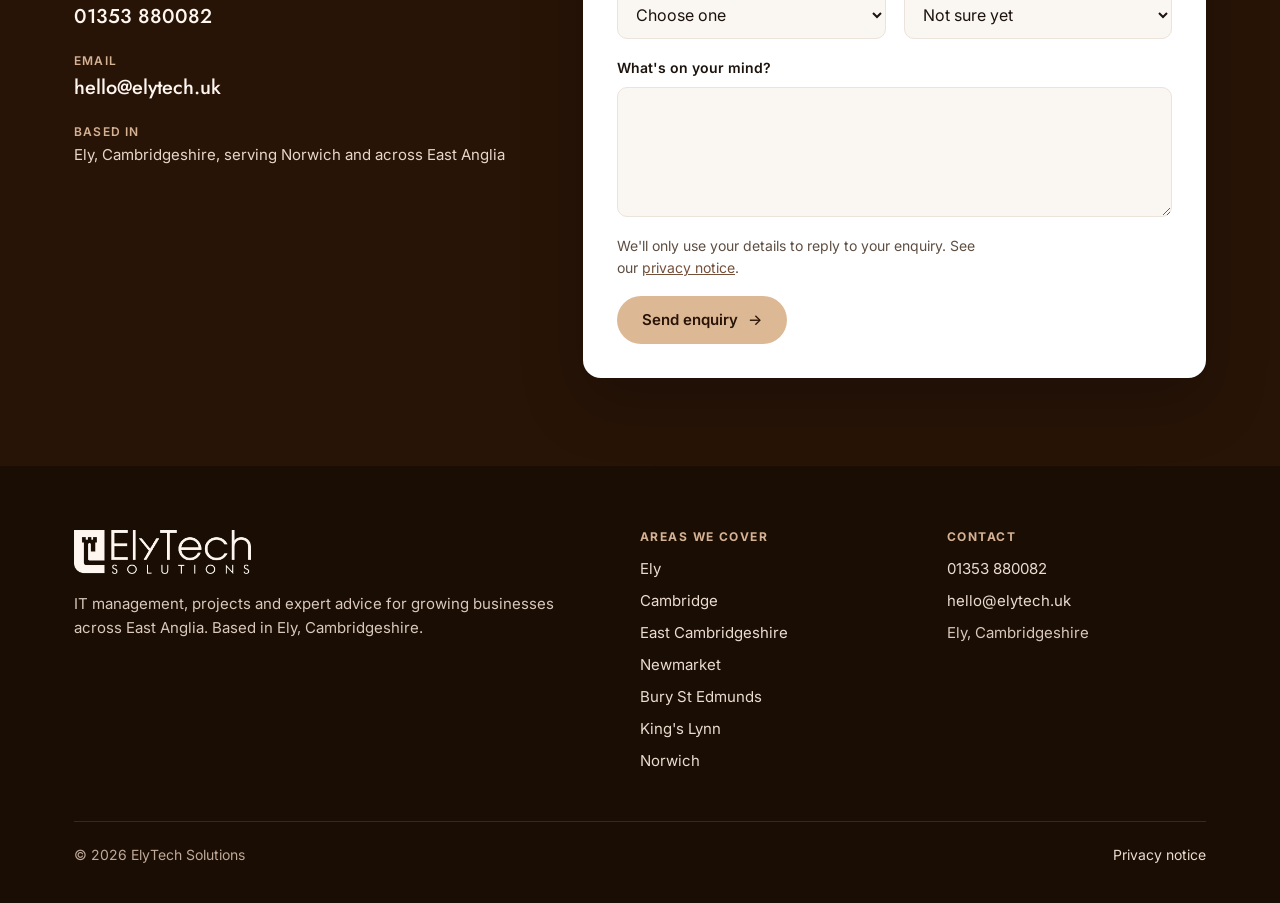
<file: it-support-norwich/index.html>
<!doctype html>
<html lang="en-GB">
<head>
<meta charset="utf-8">
<meta name="viewport" content="width=device-width, initial-scale=1">
<title>IT Management & IT Projects in Norwich | ElyTech Solutions</title>
<meta name="description" content="IT support, IT management and IT projects for businesses in Norwich, Norfolk, from ElyTech Solutions, based in Ely. Fast expert answers, end-to-end projects and fixed quotes.">
<link rel="canonical" href="https://elytech.uk/it-support-norwich/">
<meta name="theme-color" content="#281407">
<meta property="og:type" content="website">
<meta property="og:site_name" content="ElyTech Solutions">
<meta property="og:title" content="IT Management & IT Projects in Norwich | ElyTech Solutions">
<meta property="og:description" content="IT support, IT management and IT projects for businesses in Norwich, Norfolk, from ElyTech Solutions, based in Ely. Fast expert answers, end-to-end projects and fixed quotes.">
<meta property="og:url" content="https://elytech.uk/it-support-norwich/">
<meta property="og:image" content="https://elytech.uk/assets/og-image.png">
<meta name="twitter:card" content="summary_large_image">
<link rel="icon" type="image/png" href="/favicon.png">
<link rel="apple-touch-icon" href="/apple-touch-icon.png">
<link rel="preconnect" href="https://fonts.googleapis.com">
<link rel="preconnect" href="https://fonts.gstatic.com" crossorigin>
<link href="https://fonts.googleapis.com/css2?family=Inter:wght@400;500;600;700&amp;family=Jost:wght@400;500;600;700&amp;display=swap" rel="stylesheet">
<link rel="stylesheet" href="/assets/site.css">
<script type="application/ld+json">{"@context": "https://schema.org", "@type": "ProfessionalService", "name": "ElyTech Solutions", "url": "https://elytech.uk/it-support-norwich/", "logo": "https://elytech.uk/assets/elytech-logo.png", "telephone": "+441353880082", "email": "hello@elytech.uk", "address": {"@type": "PostalAddress", "addressLocality": "Ely", "addressRegion": "Cambridgeshire", "addressCountry": "GB"}, "areaServed": {"@type": "Place", "name": "Norwich, Norfolk"}, "description": "IT support, IT management and IT projects for businesses in Norwich, Norfolk, from ElyTech Solutions, based in Ely. Fast expert answers, end-to-end projects and fixed quotes."}</script>
<script type="application/ld+json">{"@context": "https://schema.org", "@type": "FAQPage", "mainEntity": [{"@type": "Question", "name": "Is Norwich too far for on-site support?", "acceptedAnswer": {"@type": "Answer", "text": "We work mostly remotely with Norwich clients and schedule on-site visits for installs, moves and key project stages."}}, {"@type": "Question", "name": "What's the best way to start?", "acceptedAnswer": {"@type": "Answer", "text": "An IT Health Check & Roadmap gives you a clear picture and a prioritised plan, and most of it can be done remotely."}}, {"@type": "Question", "name": "Can you be our IT Manager remotely?", "acceptedAnswer": {"@type": "Answer", "text": "Yes. The Fractional IT Manager service works well remotely, with regular calls and on-site days when needed."}}]}</script>
<script type="application/ld+json">{"@context": "https://schema.org", "@type": "BreadcrumbList", "itemListElement": [{"@type": "ListItem", "position": 1, "name": "Home", "item": "https://elytech.uk/"}, {"@type": "ListItem", "position": 2, "name": "IT support in Norwich", "item": "https://elytech.uk/it-support-norwich/"}]}</script>
</head>
<body>
<a class="skip" href="#main">Skip to content</a>
<header class="site-header">
  <div class="wrap">
    <a class="brand" href="/" aria-label="ElyTech Solutions home"><img class="logo-dark" src="/assets/elytech-logo.png" alt="ElyTech Solutions" width="600" height="160"><img class="logo-light" src="/assets/elytech-logo-cream.png" alt="" aria-hidden="true" width="600" height="160"></a>
    <button class="menu-toggle" type="button" aria-expanded="false" aria-controls="site-nav" aria-label="Open menu"><span></span><span></span><span></span></button>
    <nav class="nav" id="site-nav" aria-label="Main">
      <a class="link" href="/#who">Who we help</a>
      <a class="link" href="/#services">Services</a>
      <a class="link" href="/#automation">AI &amp; Automation</a>
      <a class="link" href="/#about">About</a>
      <a class="phone" href="tel:+441353880082">01353 880082</a>
      <a class="btn btn-primary btn-small" href="#contact">Book a free IT review</a>
    </nav>
  </div>
</header>

<main id="main">

<section class="hero">
  <img class="mark" src="/assets/elytech-mark-cream.png" alt="" aria-hidden="true">
  <div class="wrap">
    <nav class="crumbs" aria-label="Breadcrumb"><a href="/">Home</a> <span aria-hidden="true">/</span> IT support in Norwich</nav>
    <p class="eyebrow">IT support · Norwich, Norfolk</p>
    <h1>IT management and projects for <em>Norwich</em> businesses.</h1>
    <p class="lede">An experienced IT Manager for Norwich firms that need sound decisions and well-run projects, delivered remotely and on-site when it counts.</p>
    <div class="actions">
      <a class="btn btn-primary mobile-only" href="#contact">Book a free 30-minute IT review</a>
      <a class="btn btn-primary desktop-only" href="#services">Our services in Norwich</a>
      <a class="btn btn-ghost-light" href="#questions">Common questions</a>
    </div>
    <div class="trust trust-3"><div><svg viewBox="0 0 24 24" fill="none" stroke-width="1.8" stroke-linecap="round" stroke-linejoin="round" aria-hidden="true"><path d="M12 21s-6-5.3-6-11a6 6 0 0112 0c0 5.7-6 11-6 11z"/><circle cx="12" cy="10" r="2.2"/></svg><p><strong>Remote first</strong>With planned on-site visits</p></div><div><svg viewBox="0 0 24 24" fill="none" stroke-width="1.8" stroke-linecap="round" stroke-linejoin="round" aria-hidden="true"><path d="M12 21s-6-5.3-6-11a6 6 0 0112 0c0 5.7-6 11-6 11z"/><circle cx="12" cy="10" r="2.2"/></svg><p><strong>Projects & advice</strong>Health checks, migrations, security</p></div><div><svg viewBox="0 0 24 24" fill="none" stroke-width="1.8" stroke-linecap="round" stroke-linejoin="round" aria-hidden="true"><path d="M12 21s-6-5.3-6-11a6 6 0 0112 0c0 5.7-6 11-6 11z"/><circle cx="12" cy="10" r="2.2"/></svg><p><strong>Fixed quotes</strong>Agreed before any work starts</p></div></div>
  </div>
</section>

<section class="section">
  <div class="wrap local">
    <div class="section-head">
      <p class="eyebrow">Local knowledge</p>
      <h2>For Norwich's professional and financial firms.</h2>
      <p>Norwich has a strong professional and financial services sector, with financial advisers, insurers, law firms and accountants alongside a growing tech and research community.</p><p>For Norwich clients, ElyTech works mostly remotely, with planned on-site visits for installs, moves and project milestones. It's an ideal fit for advice, IT Health Checks and well-planned projects.</p>
    </div>
    <div class="sectors sectors-3"><article class="sector"><h3>Financial advisers</h3><p>Client data, secure email and controls that stand up to scrutiny.</p></article><article class="sector"><h3>Professional practices</h3><p>Microsoft 365, identity and devices set up properly and documented.</p></article><article class="sector"><h3>Growing teams</h3><p>An IT Manager for the big decisions, without a full-time hire.</p></article></div>
  </div>
</section>

<section class="section alt" id="services">
  <div class="wrap">
    <div class="section-head">
      <p class="eyebrow">Services in Norwich</p>
      <h2>Four ways we can help.</h2>
      <p>Every engagement gets a clear, fixed quote before anything starts.</p>
    </div>
    <div class="services services-compact">
      <article class="service"><span class="kicker">Fast answers</span><h3>Ask an IT Manager</h3><p>A focused session on your most pressing IT question, with written next steps.</p><a class="btn btn-dark btn-small" href="#contact" data-service="Ask an IT Manager">Request a quote</a></article>
      <article class="service"><span class="kicker">Start here</span><h3>IT Health Check &amp; Roadmap</h3><p>Where you stand today, the risks that matter, and a prioritised 12-month plan.</p><a class="btn btn-dark btn-small" href="#contact" data-service="IT Health Check &amp; Roadmap">Request a quote</a></article>
      <article class="service featured"><span class="kicker">End to end</span><h3>Project Delivery</h3><p>Office moves, migrations, security and devices, delivered from plan to handover.</p><a class="btn btn-primary btn-small" href="#contact" data-service="Project Delivery">Request a quote</a></article>
      <article class="service"><span class="kicker">Ongoing</span><h3>Fractional IT Manager</h3><p>Your named IT Manager, part-time, for a simple monthly fee. Cancel any month.</p><a class="btn btn-dark btn-small" href="#contact" data-service="Fractional IT Manager">Request a quote</a></article>
    </div>
  </div>
</section>

<section class="section" id="questions">
  <div class="wrap">
    <div class="section-head">
      <p class="eyebrow">Questions</p>
      <h2>IT support in Norwich: common questions.</h2>
    </div>
    <div class="faq"><details><summary>Is Norwich too far for on-site support?</summary><p>We work mostly remotely with Norwich clients and schedule on-site visits for installs, moves and key project stages.</p></details><details><summary>What's the best way to start?</summary><p>An IT Health Check & Roadmap gives you a clear picture and a prioritised plan, and most of it can be done remotely.</p></details><details><summary>Can you be our IT Manager remotely?</summary><p>Yes. The Fractional IT Manager service works well remotely, with regular calls and on-site days when needed.</p></details></div>
    <div class="coverage">
      <div><h3>Also covering</h3><p>Norwich city centre, Thorpe St Andrew, Hellesdon, Sprowston, Taverham, Wymondham and the Norwich Research Park area.</p></div>
      <div><h3>Other areas</h3><ul><li><a href="/it-support-ely/">IT support in Ely</a></li><li><a href="/it-support-cambridge/">IT support in Cambridge</a></li><li><a href="/it-support-east-cambridgeshire/">IT support in East Cambridgeshire</a></li><li><a href="/it-support-newmarket/">IT support in Newmarket</a></li><li><a href="/it-support-bury-st-edmunds/">IT support in Bury St Edmunds</a></li><li><a href="/it-support-kings-lynn/">IT support in King's Lynn</a></li></ul></div>
    </div>
  </div>
</section>

<section class="section contact" id="contact">
  <div class="wrap contact-grid">
    <div class="intro">
      <p class="eyebrow">Get in touch</p>
      <h2>Book your free 30-minute IT review.</h2>
      <p>Tell us about your Norwich business and what's on your mind. We'll reply within one working day.</p>
      <ul class="contact-list">
        <li><small>Call</small><a href="tel:+441353880082">01353 880082</a></li>
        <li><small>Email</small><a href="mailto:hello@elytech.uk">hello@elytech.uk</a></li>
        <li><small>Based in</small><span>Ely, Cambridgeshire, serving Norwich and across East Anglia</span></li>
      </ul>
    </div>
    <form class="enquiry" name="enquiry" method="POST" action="/thanks.html" data-netlify="true" netlify-honeypot="company-website">
      <input type="hidden" name="form-name" value="enquiry">
      <p class="hidden"><label>Leave this empty <input name="company-website" tabindex="-1" autocomplete="off"></label></p>
      <div class="field"><label for="f-name">Your name</label><input id="f-name" name="name" autocomplete="name" required></div>
      <div class="field"><label for="f-business">Business name</label><input id="f-business" name="business" autocomplete="organization" required></div>
      <div class="field"><label for="f-email">Email</label><input id="f-email" name="email" type="email" autocomplete="email" required></div>
      <div class="field"><label for="f-phone">Phone <span>(optional)</span></label><input id="f-phone" name="phone" type="tel" autocomplete="tel"></div>
      <div class="field"><label for="f-size">Team size</label>
        <select id="f-size" name="team-size"><option value="">Choose one</option><option>1 to 5</option><option>6 to 20</option><option>21 to 50</option><option>51 to 100</option><option>More than 100</option></select></div>
      <div class="field"><label for="f-service">I'm interested in</label>
        <select id="f-service" name="service"><option value="">Not sure yet</option><option>Ask an IT Manager</option><option>IT Health Check &amp; Roadmap</option><option>Project Delivery</option><option>Fractional IT Manager</option><option>Something urgent</option></select></div>
      <div class="field full"><label for="f-message">What's on your mind?</label><textarea id="f-message" name="message" required></textarea></div>
      <div class="form-foot">
        <p>We'll only use your details to reply to your enquiry. See our <a href="/privacy.html">privacy notice</a>.</p>
        <button class="btn btn-primary" type="submit">Send enquiry</button>
      </div>
    </form>
  </div>
</section>

</main>
<footer class="site-footer">
  <div class="wrap">
    <div>
      <img src="/assets/elytech-logo-cream.png" alt="ElyTech Solutions" width="600" height="160">
      <p>IT management, projects and expert advice for growing businesses across East Anglia. Based in Ely, Cambridgeshire.</p>
    </div>
    <div>
      <h4>Areas we cover</h4>
      <ul><li><a href="/it-support-ely/">Ely</a></li><li><a href="/it-support-cambridge/">Cambridge</a></li><li><a href="/it-support-east-cambridgeshire/">East Cambridgeshire</a></li><li><a href="/it-support-newmarket/">Newmarket</a></li><li><a href="/it-support-bury-st-edmunds/">Bury St Edmunds</a></li><li><a href="/it-support-kings-lynn/">King's Lynn</a></li><li><a href="/it-support-norwich/">Norwich</a></li></ul>
    </div>
    <div>
      <h4>Contact</h4>
      <ul><li><a href="tel:+441353880082">01353 880082</a></li><li><a href="mailto:hello@elytech.uk">hello@elytech.uk</a></li><li>Ely, Cambridgeshire</li></ul>
    </div>
    <div class="legal"><span>© 2026 ElyTech Solutions</span><a href="/privacy.html">Privacy notice</a></div>
  </div>
</footer>

<script>
  document.querySelectorAll('[data-service]').forEach(function (a) {
    a.addEventListener('click', function () {
      var s = document.getElementById('f-service');
      if (s) s.value = a.getAttribute('data-service');
    });
  });
</script>
<!-- Cloudflare Web Analytics --><script defer src="https://static.cloudflareinsights.com/beacon.min.js" data-cf-beacon='{"token": "6d2a5d211ded48889d83593cf632d396"}'></script><!-- End Cloudflare Web Analytics -->
<script>(function(){var b=document.querySelector(".menu-toggle"),h=document.querySelector(".site-header");if(!b||!h)return;function s(o){h.classList.toggle("menu-open",o);b.setAttribute("aria-expanded",o?"true":"false");b.setAttribute("aria-label",o?"Close menu":"Open menu");}b.addEventListener("click",function(){s(!h.classList.contains("menu-open"));});document.querySelectorAll("#site-nav a").forEach(function(a){a.addEventListener("click",function(){s(false);});});document.addEventListener("keydown",function(e){if(e.key==="Escape")s(false);});})();</script>
</body>
</html>
</file>
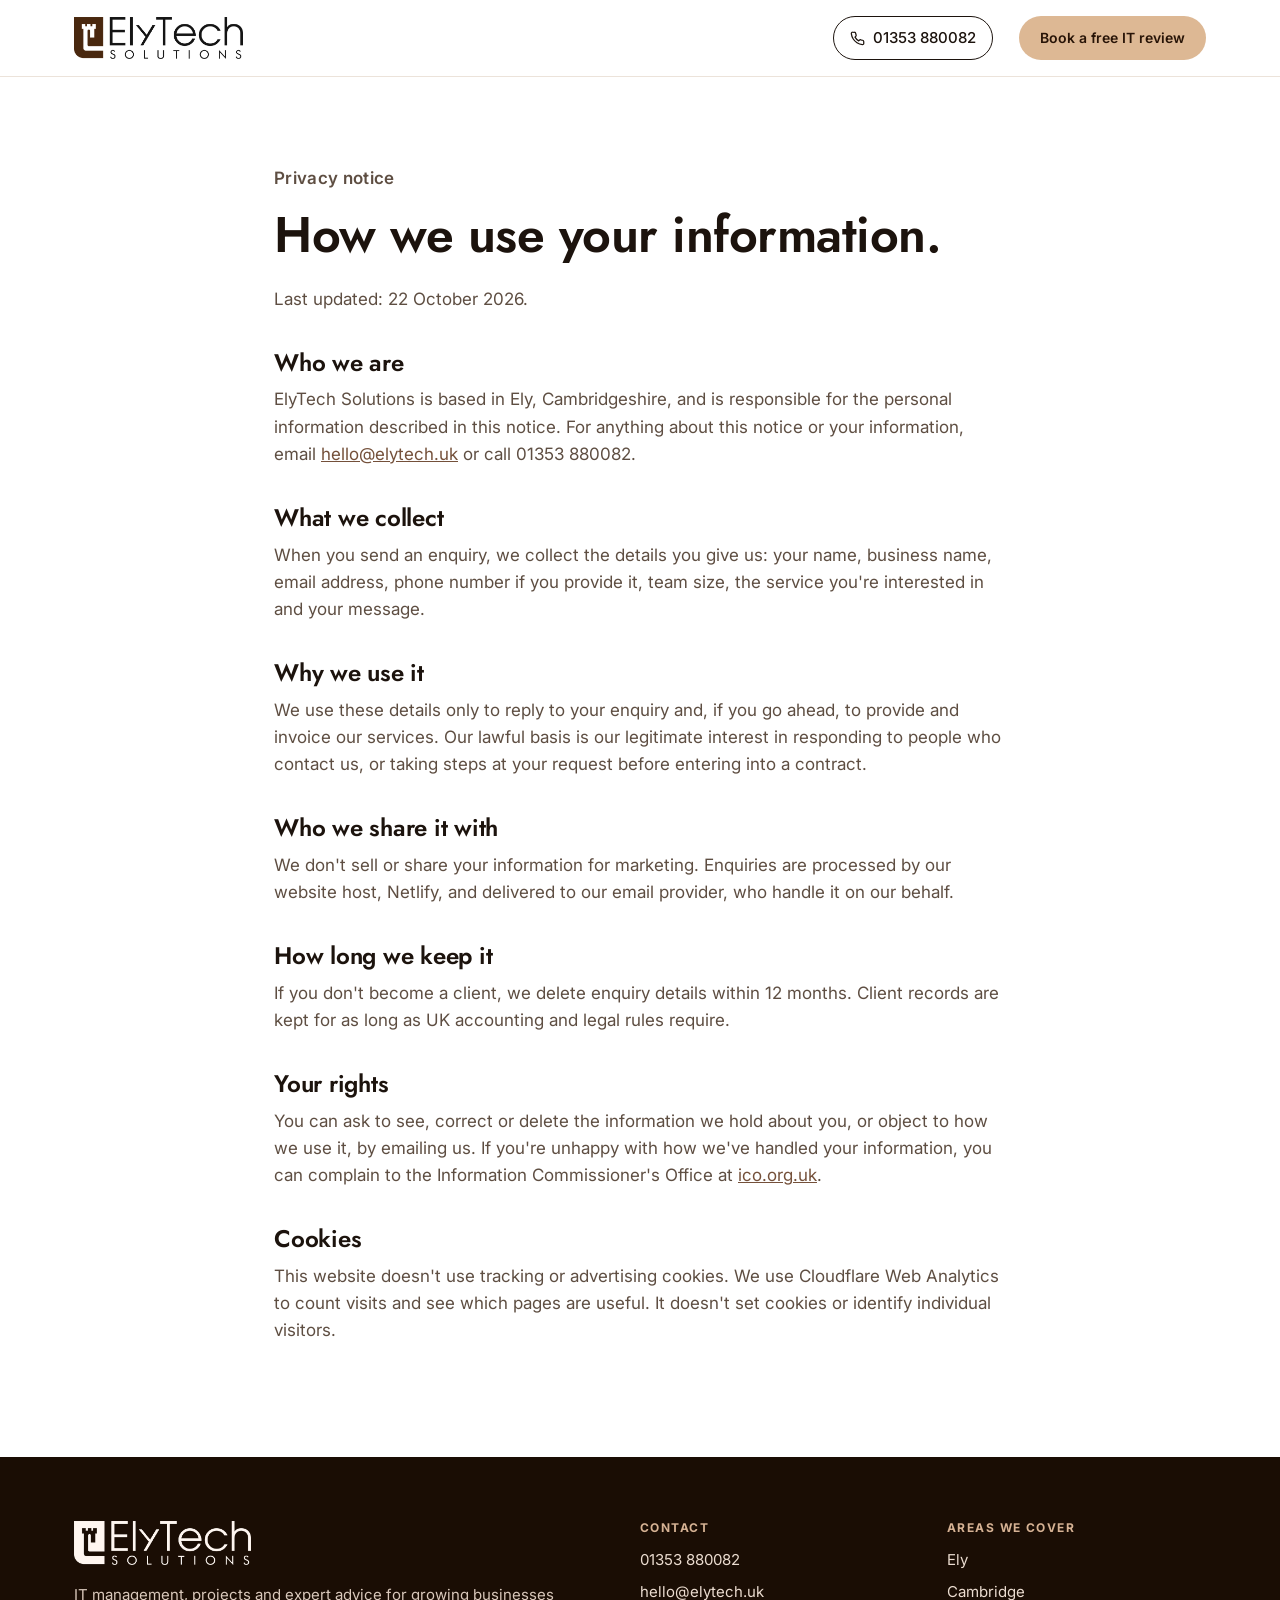
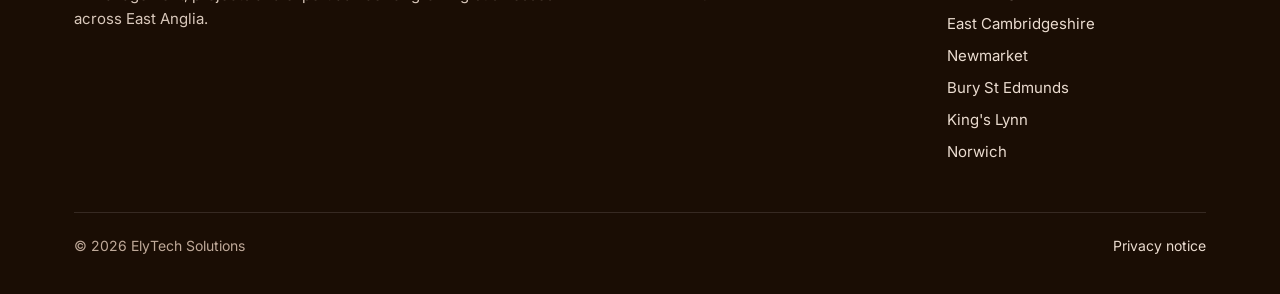
<file: privacy.html>
<!doctype html>
<html lang="en-GB">
<head>
<meta charset="utf-8">
<meta name="viewport" content="width=device-width, initial-scale=1">
<title>Privacy notice | ElyTech Solutions</title>
<meta name="description" content="How ElyTech Solutions uses the personal information you share with us.">
<meta name="theme-color" content="#281407">
<link rel="icon" type="image/png" href="/favicon.png">
<link rel="apple-touch-icon" href="/apple-touch-icon.png">
<link rel="preconnect" href="https://fonts.googleapis.com">
<link rel="preconnect" href="https://fonts.gstatic.com" crossorigin>
<link href="https://fonts.googleapis.com/css2?family=Inter:wght@400;500;600;700&amp;family=Jost:wght@400;500;600;700&amp;display=swap" rel="stylesheet">
<link rel="stylesheet" href="/assets/site.css">
</head>
<body>
<header class="site-header"><div class="wrap">
<a class="brand" href="/" aria-label="ElyTech Solutions home"><img class="logo-dark" src="/assets/elytech-logo.png" alt="ElyTech Solutions" width="600" height="160"><img class="logo-light" src="/assets/elytech-logo-cream.png" alt="" aria-hidden="true" width="600" height="160"></a>
<nav class="nav" aria-label="Main"><a class="phone" href="tel:+441353880082">01353 880082</a><a class="btn btn-primary btn-small" href="/#contact">Book a free IT review</a></nav>
</div></header>
<main id="main" class="page"><div class="wrap">
<p class="eyebrow">Privacy notice</p>
<h1>How we use your information.</h1>
<p>Last updated: 22 October 2026.</p>
<h2>Who we are</h2>
<p>ElyTech Solutions is based in Ely, Cambridgeshire, and is responsible for the personal information described in this notice. For anything about this notice or your information, email <a href="mailto:hello@elytech.uk">hello@elytech.uk</a> or call 01353 880082.</p>
<h2>What we collect</h2>
<p>When you send an enquiry, we collect the details you give us: your name, business name, email address, phone number if you provide it, team size, the service you're interested in and your message.</p>
<h2>Why we use it</h2>
<p>We use these details only to reply to your enquiry and, if you go ahead, to provide and invoice our services. Our lawful basis is our legitimate interest in responding to people who contact us, or taking steps at your request before entering into a contract.</p>
<h2>Who we share it with</h2>
<p>We don't sell or share your information for marketing. Enquiries are processed by our website host, Netlify, and delivered to our email provider, who handle it on our behalf.</p>
<h2>How long we keep it</h2>
<p>If you don't become a client, we delete enquiry details within 12 months. Client records are kept for as long as UK accounting and legal rules require.</p>
<h2>Your rights</h2>
<p>You can ask to see, correct or delete the information we hold about you, or object to how we use it, by emailing us. If you're unhappy with how we've handled your information, you can complain to the Information Commissioner's Office at <a href="https://ico.org.uk">ico.org.uk</a>.</p>
<h2>Cookies</h2>
<p>This website doesn't use tracking or advertising cookies. We use Cloudflare Web Analytics to count visits and see which pages are useful. It doesn't set cookies or identify individual visitors.</p>
</div></main>
<footer class="site-footer"><div class="wrap">
<div><img src="/assets/elytech-logo-cream.png" alt="ElyTech Solutions" width="600" height="160"><p>IT management, projects and expert advice for growing businesses across East Anglia.</p></div>
<div><h4>Contact</h4><ul><li><a href="tel:+441353880082">01353 880082</a></li><li><a href="mailto:hello@elytech.uk">hello@elytech.uk</a></li></ul></div>
<div><h4>Areas we cover</h4><ul><li><a href="/it-support-ely/">Ely</a></li><li><a href="/it-support-cambridge/">Cambridge</a></li><li><a href="/it-support-east-cambridgeshire/">East Cambridgeshire</a></li><li><a href="/it-support-newmarket/">Newmarket</a></li><li><a href="/it-support-bury-st-edmunds/">Bury St Edmunds</a></li><li><a href="/it-support-kings-lynn/">King's Lynn</a></li><li><a href="/it-support-norwich/">Norwich</a></li></ul></div>
<div class="legal"><span>© 2026 ElyTech Solutions</span><a href="/privacy.html">Privacy notice</a></div>
</div></footer>
<!-- Cloudflare Web Analytics --><script defer src="https://static.cloudflareinsights.com/beacon.min.js" data-cf-beacon='{"token": "6d2a5d211ded48889d83593cf632d396"}'></script><!-- End Cloudflare Web Analytics -->
</body>
</html>
</file>
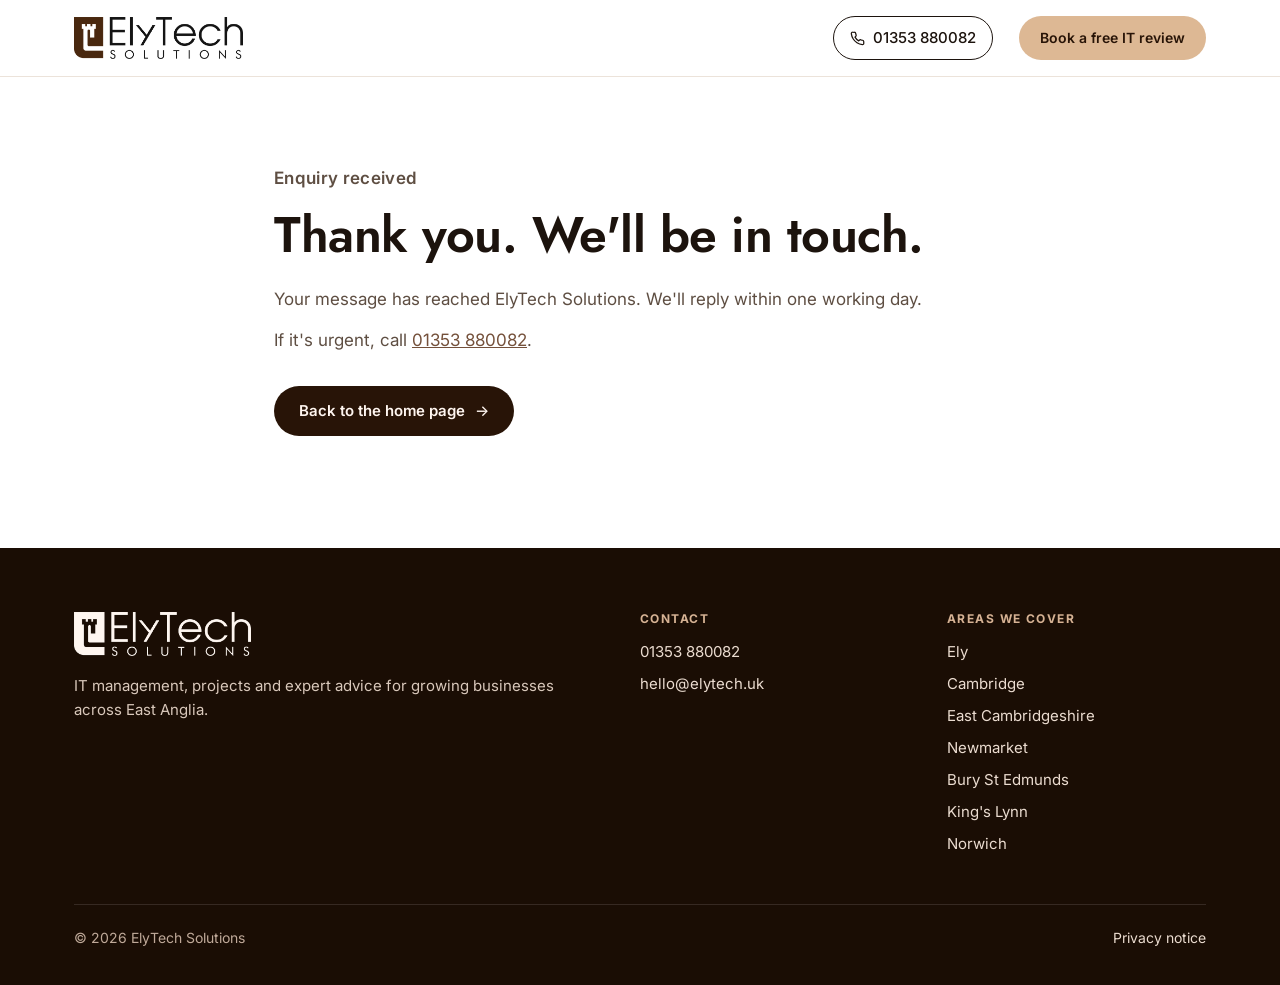
<file: thanks.html>
<!doctype html>
<html lang="en-GB">
<head>
<meta charset="utf-8">
<meta name="viewport" content="width=device-width, initial-scale=1">
<title>Thank you | ElyTech Solutions</title>
<meta name="description" content="Your enquiry has been sent to ElyTech Solutions.">
<meta name="theme-color" content="#281407">
<link rel="icon" type="image/png" href="/favicon.png">
<link rel="apple-touch-icon" href="/apple-touch-icon.png">
<link rel="preconnect" href="https://fonts.googleapis.com">
<link rel="preconnect" href="https://fonts.gstatic.com" crossorigin>
<link href="https://fonts.googleapis.com/css2?family=Inter:wght@400;500;600;700&amp;family=Jost:wght@400;500;600;700&amp;display=swap" rel="stylesheet">
<link rel="stylesheet" href="/assets/site.css">
</head>
<body>
<header class="site-header"><div class="wrap">
<a class="brand" href="/" aria-label="ElyTech Solutions home"><img class="logo-dark" src="/assets/elytech-logo.png" alt="ElyTech Solutions" width="600" height="160"><img class="logo-light" src="/assets/elytech-logo-cream.png" alt="" aria-hidden="true" width="600" height="160"></a>
<nav class="nav" aria-label="Main"><a class="phone" href="tel:+441353880082">01353 880082</a><a class="btn btn-primary btn-small" href="/#contact">Book a free IT review</a></nav>
</div></header>
<main id="main" class="page"><div class="wrap">
<p class="eyebrow">Enquiry received</p>
<h1>Thank you. We'll be in touch.</h1>
<p>Your message has reached ElyTech Solutions. We'll reply within one working day.</p>
<p>If it's urgent, call <a href="tel:+441353880082">01353 880082</a>.</p>
<p style="margin-top:32px"><a class="btn btn-dark" href="/">Back to the home page</a></p>
</div></main>
<footer class="site-footer"><div class="wrap">
<div><img src="/assets/elytech-logo-cream.png" alt="ElyTech Solutions" width="600" height="160"><p>IT management, projects and expert advice for growing businesses across East Anglia.</p></div>
<div><h4>Contact</h4><ul><li><a href="tel:+441353880082">01353 880082</a></li><li><a href="mailto:hello@elytech.uk">hello@elytech.uk</a></li></ul></div>
<div><h4>Areas we cover</h4><ul><li><a href="/it-support-ely/">Ely</a></li><li><a href="/it-support-cambridge/">Cambridge</a></li><li><a href="/it-support-east-cambridgeshire/">East Cambridgeshire</a></li><li><a href="/it-support-newmarket/">Newmarket</a></li><li><a href="/it-support-bury-st-edmunds/">Bury St Edmunds</a></li><li><a href="/it-support-kings-lynn/">King's Lynn</a></li><li><a href="/it-support-norwich/">Norwich</a></li></ul></div>
<div class="legal"><span>© 2026 ElyTech Solutions</span><a href="/privacy.html">Privacy notice</a></div>
</div></footer>
<!-- Cloudflare Web Analytics --><script defer src="https://static.cloudflareinsights.com/beacon.min.js" data-cf-beacon='{"token": "6d2a5d211ded48889d83593cf632d396"}'></script><!-- End Cloudflare Web Analytics -->
</body>
</html>
</file>
<file: assets/site.css>
/* ElyTech Solutions — site styles (v4, Nov 2026)
   Clean IT-services layout: white header, centred hero, dark brand band,
   left-aligned section heads, crisp shadowed cards, full-width sections. */

:root{
  --white:#FFFFFF;
  --bg:#FFFFFF;
  --tint:#FAF6F2;
  --line:#ECE3DA;
  --cream:#FFF6F0;
  --sand:#F3E7DC;
  --accent:#DDB894;        /* light copper highlight, used like the reference's lime */
  --accent-strong:#C99E77;
  --copper:#8E6447;
  --copper-dark:#74503A;
  --copper-light:#D6B294;
  --brown:#49280F;
  --espresso:#281407;
  --ink:#1C130D;
  --body:#5E4E42;
  --muted:#8A786A;
  --radius:14px;
  --shadow:0 10px 30px rgba(40,20,7,.07);
  --shadow-lift:0 18px 44px rgba(40,20,7,.12);
  --max:1180px;
  --display:'Jost','Century Gothic','Futura',system-ui,sans-serif;
  --text:'Inter',system-ui,-apple-system,'Segoe UI',sans-serif;
}
*{box-sizing:border-box}
html{scroll-behavior:smooth;-webkit-text-size-adjust:100%}
body{margin:0;background:var(--bg);color:var(--ink);font-family:var(--text);font-size:16px;line-height:1.6;-webkit-font-smoothing:antialiased}
img{max-width:100%;display:block}
a{color:var(--copper-dark)}
a:hover{color:var(--brown)}
:focus-visible{outline:3px solid var(--accent);outline-offset:3px;border-radius:4px}
h1,h2,h3,h4{font-family:var(--display);color:inherit;margin:0;line-height:1.15;letter-spacing:-0.01em}
h1,h2{font-weight:600}
h3{font-weight:600}
p{margin:0}
.wrap{max-width:var(--max);margin:0 auto;padding:0 24px}
.skip{position:absolute;left:-999px;top:8px;background:var(--white);padding:10px 14px;z-index:30}
.skip:focus{left:8px}
.brand .logo-light{display:none}
.mobile-only{display:none}

/* ---------- Header ---------- */
.site-header{position:sticky;top:0;z-index:20;background:rgba(255,255,255,.96);backdrop-filter:saturate(1.4) blur(8px);border-bottom:1px solid var(--line)}
.site-header .wrap{display:flex;align-items:center;justify-content:space-between;gap:20px;min-height:76px}
.brand img{height:42px;width:auto}
.nav{display:flex;align-items:center;gap:26px;font-size:15px;font-weight:500}
.nav a{white-space:nowrap}
.nav .link{color:var(--ink);text-decoration:none}
.nav .link:hover{color:var(--copper-dark)}
.nav .phone{display:inline-flex;align-items:center;gap:8px;color:var(--ink);text-decoration:none;border:1px solid var(--ink);border-radius:999px;padding:9px 16px;min-height:44px}
.nav .phone:hover{background:var(--ink);color:var(--white)}
.nav .phone::before{content:"";flex:none;width:15px;height:15px;background:currentColor;-webkit-mask:url("data:image/svg+xml,%3Csvg xmlns='http://www.w3.org/2000/svg' viewBox='0 0 24 24' fill='none' stroke='black' stroke-width='2' stroke-linecap='round' stroke-linejoin='round'%3E%3Cpath d='M22 16.9v3a2 2 0 0 1-2.2 2 19.8 19.8 0 0 1-8.6-3.1 19.5 19.5 0 0 1-6-6A19.8 19.8 0 0 1 2.1 4.2 2 2 0 0 1 4.1 2h3a2 2 0 0 1 2 1.7c.1.9.4 1.8.7 2.7a2 2 0 0 1-.5 2.1L8 9.8a16 16 0 0 0 6 6l1.3-1.3a2 2 0 0 1 2.1-.4c.9.3 1.8.6 2.7.7a2 2 0 0 1 1.7 2z'/%3E%3C/svg%3E") center/contain no-repeat;mask:url("data:image/svg+xml,%3Csvg xmlns='http://www.w3.org/2000/svg' viewBox='0 0 24 24' fill='none' stroke='black' stroke-width='2' stroke-linecap='round' stroke-linejoin='round'%3E%3Cpath d='M22 16.9v3a2 2 0 0 1-2.2 2 19.8 19.8 0 0 1-8.6-3.1 19.5 19.5 0 0 1-6-6A19.8 19.8 0 0 1 2.1 4.2 2 2 0 0 1 4.1 2h3a2 2 0 0 1 2 1.7c.1.9.4 1.8.7 2.7a2 2 0 0 1-.5 2.1L8 9.8a16 16 0 0 0 6 6l1.3-1.3a2 2 0 0 1 2.1-.4c.9.3 1.8.6 2.7.7a2 2 0 0 1 1.7 2z'/%3E%3C/svg%3E") center/contain no-repeat}
.menu-toggle{display:none;width:44px;height:44px;padding:11px 10px;border:1px solid var(--line);border-radius:10px;background:transparent;cursor:pointer;flex-direction:column;justify-content:space-between}
.menu-toggle span{display:block;height:2px;border-radius:2px;background:var(--ink);transition:transform .2s,opacity .2s}
.menu-open .menu-toggle span:nth-child(1){transform:translateY(10px) rotate(45deg)}
.menu-open .menu-toggle span:nth-child(2){opacity:0}
.menu-open .menu-toggle span:nth-child(3){transform:translateY(-10px) rotate(-45deg)}

/* ---------- Buttons ---------- */
.btn{display:inline-flex;align-items:center;justify-content:center;gap:10px;min-height:48px;padding:12px 24px;border-radius:999px;font-weight:600;font-size:15px;text-decoration:none;border:1.5px solid transparent;cursor:pointer;font-family:var(--text);transition:background .15s,color .15s,border-color .15s,box-shadow .15s}
.btn::after{content:"\2192";font-weight:500}
.btn-small{min-height:44px;padding:9px 20px;font-size:14px}
.btn-primary{background:var(--accent);color:var(--espresso)}
.btn-primary:hover{background:var(--accent-strong);color:var(--espresso)}
.btn-dark{background:var(--espresso);color:var(--cream)}
.btn-dark:hover{background:var(--brown);color:var(--cream)}
.btn-outline,.btn-soft{background:transparent;color:var(--ink);border-color:var(--ink)}
.btn-outline:hover,.btn-soft:hover{background:var(--ink);color:var(--white)}
.btn-ghost-light{background:transparent;color:var(--ink);border-color:var(--ink)}
.btn-ghost-light:hover{background:var(--ink);color:var(--white)}
.nav .btn::after{content:none}

/* ---------- Hero (centred) ---------- */
.hero{position:relative;overflow:hidden;background:
  radial-gradient(ellipse 60% 70% at 50% 45%,rgba(255,255,255,1) 40%,rgba(255,255,255,0) 75%),
  repeating-linear-gradient(115deg,rgba(142,100,71,.16) 0 1px,transparent 1px 14px),
  linear-gradient(180deg,#FFFBF7,#F8EEE4);border-bottom:1px solid var(--line)}
.hero .mark{display:none}
.hero .wrap{position:relative;display:flex;flex-direction:column;align-items:center;text-align:center;padding-top:88px;padding-bottom:72px}
.crumbs{align-self:center;font-size:14px;color:var(--muted);margin-bottom:22px}
.crumbs a{color:var(--copper-dark);text-decoration:none}
.eyebrow{font-size:14px;font-weight:600;color:var(--copper-dark);letter-spacing:.02em}
.hero .eyebrow{display:inline-flex;align-items:center;gap:8px;background:var(--white);border:1px solid var(--line);border-radius:999px;padding:6px 14px;box-shadow:0 2px 8px rgba(40,20,7,.04)}
.hero h1{font-size:clamp(38px,5.4vw,64px);line-height:1.08;max-width:880px;margin:22px auto 18px;letter-spacing:-0.02em}
.hero h1 em{font-style:normal;color:var(--copper)}
.hero .lede{font-size:clamp(16px,1.6vw,18px);color:var(--body);max-width:640px}
.hero .actions{display:flex;flex-wrap:wrap;justify-content:center;gap:12px;margin-top:30px}
.trust{display:grid;grid-template-columns:repeat(4,minmax(0,1fr));gap:12px;width:100%;max-width:980px;margin-top:52px;text-align:left}
.trust-3{grid-template-columns:repeat(3,minmax(0,1fr));max-width:860px}
.trust > div{display:flex;gap:12px;align-items:flex-start;background:var(--white);border:1px solid var(--line);border-radius:12px;padding:14px 16px;box-shadow:0 4px 14px rgba(40,20,7,.04);font-size:14px;color:var(--body)}
.trust strong{display:block;color:var(--ink);font-weight:600;font-size:15px}
.trust svg{flex:none;width:20px;height:20px;stroke:var(--copper);margin-top:2px}

/* ---------- Dark brand band ---------- */
.platforms{background:var(--espresso);color:var(--cream);padding:30px 0}
.platforms .wrap{display:flex;align-items:center;gap:40px}
.platforms p{flex:none;font-size:13px;color:var(--copper-light);max-width:120px;line-height:1.35}
.platforms ul{list-style:none;margin:0;padding:0;flex:1;display:flex;justify-content:space-between;align-items:center;gap:20px;flex-wrap:nowrap}
.platforms li{font-family:var(--display);font-size:clamp(17px,1.8vw,22px);font-weight:600;letter-spacing:-0.01em;color:#F6E9DD;white-space:nowrap;opacity:.92}

/* ---------- Sections ---------- */
section{scroll-margin-top:84px}
.section{padding:88px 0}
.alt{background:var(--tint)}
.section-head{display:flex;flex-direction:column;gap:12px;max-width:720px;margin-bottom:44px}
.section-head .eyebrow{display:inline-flex;align-items:center;gap:12px;color:var(--ink);font-weight:500;font-size:15px}
.section-head .eyebrow::after{content:"";width:32px;height:2px;background:var(--ink)}
.section-head h2{font-size:clamp(30px,3.6vw,42px)}
.section-head p:not(.eyebrow){font-size:17px;color:var(--body)}
.dark{background:var(--espresso);color:var(--cream)}
.dark .section-head .eyebrow{color:var(--copper-light)}
.dark .section-head .eyebrow::after{background:var(--copper-light)}
.dark .section-head p:not(.eyebrow){color:#E7D7CA}

/* ---------- Cards ---------- */
.sectors{display:grid;grid-template-columns:repeat(3,minmax(0,1fr));gap:24px}
.sector,.service,.step,.example,.area{background:var(--white);border:1.5px solid transparent;border-radius:var(--radius);box-shadow:var(--shadow);transition:transform .2s,box-shadow .2s,border-color .2s}
.sector:hover,.service:hover,.step:hover,.example:hover{transform:translateY(-3px);box-shadow:var(--shadow-lift);border-color:var(--accent)}
.sector{padding:28px;display:flex;flex-direction:column;gap:10px}
.sector .icon{width:44px;height:44px;border-radius:10px;background:linear-gradient(135deg,var(--copper-light),var(--copper));color:var(--white);display:flex;align-items:center;justify-content:center;margin-bottom:8px;box-shadow:0 6px 14px rgba(142,100,71,.25)}
.sector .icon svg{width:22px;height:22px}
.sector h3{font-size:20px}
.sector p{color:var(--body);font-size:15px}
.sector .tag,.example .tag{order:-1;display:none}
.sectors-3 .sector{border-top:3px solid var(--accent)}

.services{display:grid;grid-template-columns:repeat(4,minmax(0,1fr));gap:20px}
.service{padding:28px 24px;display:flex;flex-direction:column;gap:12px}
.service .kicker{font-size:12px;font-weight:700;letter-spacing:.1em;text-transform:uppercase;color:var(--copper)}
.service h3{font-size:21px}
.service p{font-size:15px;color:var(--body)}
.service ul{margin:2px 0 6px;padding:0;list-style:none;display:flex;flex-direction:column;gap:8px;font-size:14px;color:var(--body)}
.service li{display:flex;gap:10px;align-items:flex-start}
.service li::before{content:"";flex:none;width:16px;height:16px;margin-top:3px;border-radius:50%;background:var(--sand) url("data:image/svg+xml,%3Csvg xmlns='http://www.w3.org/2000/svg' viewBox='0 0 24 24' fill='none' stroke='%2374503A' stroke-width='3' stroke-linecap='round' stroke-linejoin='round'%3E%3Cpath d='M6 12l4 4 8-8'/%3E%3C/svg%3E") center/10px no-repeat}
.service .btn{margin-top:auto;align-self:stretch;justify-content:space-between;background:none;color:var(--ink);border:0;border-top:1px solid var(--line);border-radius:0;padding:16px 0 0;min-height:44px;font-size:14px}
.service .btn:hover{color:var(--copper-dark);background:none}
.service.featured{border-color:var(--accent);box-shadow:var(--shadow-lift)}
.service.featured .btn{color:var(--copper-dark)}

/* Projects (dark band) */
.projects{display:grid;grid-template-columns:repeat(3,minmax(0,1fr));gap:20px}
.project{background:rgba(255,246,240,.05);border:1px solid rgba(255,246,240,.12);border-radius:var(--radius);padding:28px;display:flex;flex-direction:column;gap:8px}
.project .num{font-family:var(--display);font-weight:600;font-size:14px;color:var(--accent)}
.project h3{font-size:20px;color:var(--cream)}
.project p{color:#E2D1C3;font-size:15px}

/* Examples */
.examples{display:grid;grid-template-columns:repeat(2,minmax(0,1fr));gap:24px}
.example{padding:30px;display:flex;flex-direction:column;gap:18px}
.example .tag{display:inline-block;align-self:flex-start;background:var(--sand);color:var(--copper-dark);padding:4px 12px;border-radius:999px;font-size:12px;font-weight:600}
.example-head{display:flex;flex-direction:column;gap:6px}
.example h3{font-size:22px}
.example .meta{font-size:14px;color:var(--muted)}
.example dl{margin:0;display:flex;flex-direction:column;gap:12px}
.example dl div{border-top:1px solid var(--line);padding-top:12px}
.example dt{font-size:12px;font-weight:700;letter-spacing:.1em;text-transform:uppercase;color:var(--copper);margin-bottom:4px}
.example dd{margin:0;font-size:15px;color:var(--ink)}
.example-foot{margin-top:auto;display:flex;flex-wrap:wrap;justify-content:space-between;align-items:center;gap:12px;padding-top:14px;border-top:1px solid var(--line);font-size:14px;color:var(--muted)}
.example-foot a{font-weight:600;text-decoration:none;color:var(--copper-dark);min-height:44px;display:inline-flex;align-items:center}
.example-foot a::after{content:"\00a0\2192"}

/* Split section (Why ElyTech) */
.split{display:grid;grid-template-columns:minmax(0,1fr) minmax(0,1fr);gap:64px;align-items:center}
.split-copy .section-head{margin-bottom:24px}
.checks{list-style:none;margin:0 0 30px;padding:0;display:flex;flex-direction:column;gap:16px}
.checks li{position:relative;padding-left:36px;color:var(--body);font-size:16px}
.checks li strong{color:var(--ink)}
.checks li::before{content:"";position:absolute;left:0;top:2px;width:22px;height:22px;border-radius:50%;background:var(--accent) url("data:image/svg+xml,%3Csvg xmlns='http://www.w3.org/2000/svg' viewBox='0 0 24 24' fill='none' stroke='%23281407' stroke-width='3' stroke-linecap='round' stroke-linejoin='round'%3E%3Cpath d='M6 12l4 4 8-8'/%3E%3C/svg%3E") center/12px no-repeat}
.split-visual{position:relative;border-radius:20px;overflow:hidden;aspect-ratio:1/1;background:linear-gradient(150deg,var(--brown),var(--copper));display:flex;align-items:center;justify-content:center;box-shadow:var(--shadow-lift)}
.split-visual img{width:34%;height:auto}
.split-visual p{position:absolute;left:24px;bottom:22px;color:var(--cream);font-size:16px}
.split-visual::before{content:"";position:absolute;inset:0;background:repeating-linear-gradient(115deg,rgba(255,246,240,.06) 0 1px,transparent 1px 16px)}

/* Steps */
.steps{display:grid;grid-template-columns:repeat(3,minmax(0,1fr));gap:24px;counter-reset:step}
.step{padding:28px;display:flex;flex-direction:column;gap:10px}
.step::before{counter-increment:step;content:"0" counter(step);width:44px;height:44px;border-radius:10px;background:var(--accent);color:var(--espresso);display:flex;align-items:center;justify-content:center;font-family:var(--display);font-weight:600;font-size:16px;margin-bottom:6px}
.step h3{font-size:20px}
.step p{color:var(--body);font-size:15px}

/* About */
.about{display:grid;grid-template-columns:minmax(0,5fr) minmax(0,7fr);gap:64px;align-items:center}
.about-card{border-radius:20px;aspect-ratio:4/5;background:linear-gradient(150deg,var(--espresso),var(--brown));display:flex;align-items:center;justify-content:center;position:relative;overflow:hidden;box-shadow:var(--shadow-lift)}
.about-card img{width:42%;height:auto}
.about-card span{position:absolute;left:24px;bottom:20px;color:var(--copper-light);font-size:14px;font-weight:500}
.about-copy{display:flex;flex-direction:column;gap:16px}
.about-copy .eyebrow{display:inline-flex;align-items:center;gap:12px;color:var(--ink);font-weight:500;font-size:15px}
.about-copy .eyebrow::after{content:"";width:32px;height:2px;background:var(--ink)}
.about-copy h2{font-size:clamp(30px,3.6vw,42px)}
.about-copy p{font-size:17px;color:var(--body)}
.chips{display:flex;flex-wrap:wrap;gap:8px;margin-top:6px}
.chips span{background:var(--tint);border:1px solid var(--line);padding:7px 14px;border-radius:999px;font-size:13px;font-weight:500}
.stats{display:grid;grid-template-columns:repeat(3,minmax(0,1fr));gap:20px;margin:56px 0 0}
.stats div{background:var(--white);border-radius:var(--radius);box-shadow:var(--shadow);padding:24px 28px}
.stats dt{font-family:var(--display);font-weight:600;font-size:clamp(36px,4vw,48px);line-height:1;color:var(--copper)}
.stats dd{margin:10px 0 0;color:var(--body);font-size:15px}

/* Areas */
.areas{display:grid;grid-template-columns:repeat(4,minmax(0,1fr));gap:16px}
.area{display:flex;flex-direction:column;gap:4px;padding:20px 22px;text-decoration:none;color:var(--ink)}
.area:hover{border-color:var(--accent);box-shadow:var(--shadow-lift);transform:translateY(-2px);color:var(--ink)}
.area span{font-size:12px;letter-spacing:.1em;text-transform:uppercase;color:var(--copper);font-weight:600}
.area strong{font-family:var(--display);font-weight:600;font-size:20px}
.area strong::after{content:"\00a0\2192";color:var(--copper)}

/* FAQ */
.faq{max-width:860px;display:flex;flex-direction:column;gap:12px}
.faq details{background:var(--white);border-radius:12px;box-shadow:var(--shadow);padding:18px 22px}
.faq summary{cursor:pointer;list-style:none;display:flex;justify-content:space-between;align-items:center;gap:24px;font-family:var(--display);font-size:18px;font-weight:600}
.faq summary::-webkit-details-marker{display:none}
.faq summary::after{content:"+";flex:none;width:30px;height:30px;border-radius:50%;background:var(--sand);color:var(--copper-dark);display:flex;align-items:center;justify-content:center;font-family:var(--text);font-weight:500;font-size:20px;line-height:1}
.faq details[open] summary::after{content:"\2212";background:var(--accent);color:var(--espresso)}
.faq details p{margin-top:10px;color:var(--body);max-width:760px}

/* Area-page extras */
.local .section-head p+p{margin-top:2px}
.coverage{display:grid;grid-template-columns:minmax(0,1fr) minmax(0,1fr);gap:40px;margin-top:48px;padding-top:32px;border-top:1px solid var(--line)}
.coverage h3{font-size:19px;margin-bottom:10px}
.coverage p{color:var(--body)}
.coverage ul{list-style:none;margin:0;padding:0;display:grid;grid-template-columns:repeat(2,minmax(0,1fr));gap:8px 24px}

/* ---------- Contact ---------- */
.contact{background:var(--espresso);color:var(--cream)}
.contact-grid{display:grid;grid-template-columns:minmax(0,5fr) minmax(0,7fr);gap:64px}
.contact .eyebrow{color:var(--copper-light)}
.contact h2{font-size:clamp(32px,4vw,46px);margin:14px 0 16px}
.contact .intro p{color:#E7D7CA;font-size:17px}
.contact-list{list-style:none;padding:0;margin:32px 0 0;display:flex;flex-direction:column;gap:18px}
.contact-list li{display:flex;flex-direction:column;gap:2px}
.contact-list small{font-size:12px;letter-spacing:.1em;text-transform:uppercase;color:var(--copper-light);font-weight:600}
.contact-list a{color:var(--cream);font-size:20px;text-decoration:none;font-family:var(--display);font-weight:500}
.contact-list a:hover{color:var(--accent)}
.contact-list span{font-size:15px;color:#E7D7CA}
form.enquiry{background:var(--white);color:var(--ink);border-radius:18px;padding:34px;display:grid;grid-template-columns:1fr 1fr;gap:18px;box-shadow:0 24px 60px rgba(0,0,0,.25)}
.field{display:flex;flex-direction:column;gap:7px}
.field.full{grid-column:1/-1}
.field label{font-size:14px;font-weight:600}
.field label span{font-weight:400;color:var(--muted)}
.field input,.field select,.field textarea{font:inherit;font-size:16px;color:var(--ink);background:var(--tint);border:1.5px solid var(--line);border-radius:10px;padding:12px 14px;min-height:48px;width:100%}
.field textarea{min-height:130px;resize:vertical}
.field input:focus,.field select:focus,.field textarea:focus{outline:none;border-color:var(--copper);background:var(--white);box-shadow:0 0 0 3px rgba(142,100,71,.15)}
.form-foot{grid-column:1/-1;display:flex;flex-wrap:wrap;align-items:center;justify-content:space-between;gap:16px}
.form-foot p{font-size:14px;color:var(--body);max-width:380px}
.hidden{position:absolute;left:-9999px}

/* ---------- Footer ---------- */
.site-footer{background:#1A0D04;color:#D9C8BB;font-size:15px}
.site-footer .wrap{display:grid;grid-template-columns:minmax(0,2fr) repeat(2,minmax(0,1fr));gap:48px;padding-top:64px;padding-bottom:36px}
.site-footer img{height:44px;width:auto;margin-bottom:18px}
.site-footer h4{margin:0 0 14px;font-family:var(--text);font-size:12px;font-weight:700;letter-spacing:.12em;text-transform:uppercase;color:var(--copper-light)}
.site-footer ul{list-style:none;margin:0;padding:0;display:flex;flex-direction:column;gap:8px}
.site-footer a{color:#EBDCD0;text-decoration:none}
.site-footer a:hover{color:var(--white)}
.legal{grid-column:1/-1;border-top:1px solid rgba(255,246,240,.12);padding-top:22px;display:flex;flex-wrap:wrap;justify-content:space-between;gap:12px;font-size:14px;color:#BFA999}

/* ---------- Simple pages ---------- */
.page{padding:88px 0 112px}
.page .wrap{max-width:780px}
.page h1{font-size:clamp(34px,5vw,50px);margin:14px 0 22px}
.page h2{font-size:24px;margin:36px 0 10px}
.page p,.page li{color:var(--body);font-size:17px}
.page p+p{margin-top:14px}

/* ---------- Responsive ---------- */
@media (max-width:1180px){.nav{gap:18px}.nav .phone{display:none}}
@media (max-width:1060px){
  .services{grid-template-columns:repeat(2,minmax(0,1fr))}
  .trust{grid-template-columns:repeat(2,minmax(0,1fr))}
  .areas{grid-template-columns:repeat(2,minmax(0,1fr))}
  .platforms .wrap{flex-direction:column;gap:16px}
  .platforms p{max-width:none}
  .platforms ul{flex-wrap:wrap;justify-content:center;gap:12px 32px}
}
@media (max-width:860px){
  .site-header .wrap{position:relative}
  .menu-toggle{display:flex}
  #site-nav{display:none;position:absolute;top:100%;left:0;right:0;flex-direction:column;align-items:stretch;gap:0;padding:8px 24px 20px;background:var(--white);border-bottom:1px solid var(--line);box-shadow:0 12px 24px rgba(40,20,7,.08)}
  .menu-open #site-nav{display:flex}
  #site-nav .link,#site-nav .phone{display:flex;padding:14px 0;border:0;border-bottom:1px solid var(--line);border-radius:0;font-size:17px}
  #site-nav .phone:hover{background:none;color:var(--copper-dark)}
  #site-nav .btn{margin-top:16px}
  .mobile-only{display:inline-flex}
  .desktop-only{display:none}
  .sectors,.projects,.steps,.examples,.split,.about,.contact-grid,.coverage{grid-template-columns:minmax(0,1fr)}
  .split{gap:40px}
  .split-visual{aspect-ratio:16/10;order:-1}
  .split-visual img{width:20%}
  .about{gap:40px}
  .about-card{aspect-ratio:16/10}
  .about-card img{width:22%}
  .site-footer .wrap{grid-template-columns:minmax(0,1fr)}
  .section{padding:64px 0}
  .hero .wrap{padding-top:64px;padding-bottom:56px}
  .trust-3{grid-template-columns:minmax(0,1fr)}
}
@media (max-width:600px){
  .wrap{padding:0 16px}
  .brand img{height:36px}
  .section{padding:56px 0}
  .services,.trust,.areas,.stats,.coverage ul{grid-template-columns:minmax(0,1fr)}
  .hero .actions .btn{width:100%}
  form.enquiry{grid-template-columns:minmax(0,1fr);padding:22px}
  .platforms li{font-size:17px}
}
@media (prefers-reduced-motion:reduce){
  html{scroll-behavior:auto}
  .sector,.service,.step,.example,.area,.menu-toggle span{transition:none}
  .sector:hover,.service:hover,.step:hover,.example:hover,.area:hover{transform:none}
}
.mobile-only{display:none!important}
@media (max-width:860px){.mobile-only{display:inline-flex!important}.desktop-only{display:none!important}}
@media (max-width:600px){.hero .eyebrow{font-size:13px;padding:5px 12px}}
.platforms ul{justify-content:space-around}
@media (max-width:1060px){.platforms ul{justify-content:center;gap:12px 40px}}
@media (max-width:600px){.platforms ul{display:grid;grid-template-columns:repeat(2,minmax(0,1fr));gap:12px 16px;text-align:center}}

/* Microsoft band as one statement */
.platforms{padding:26px 0}
.platforms .wrap{display:flex;align-items:center;justify-content:center;gap:12px 28px;flex-wrap:wrap;text-align:center}
.platforms .platforms-title{flex:none;max-width:none;font-family:var(--display);font-weight:600;font-size:clamp(19px,2vw,24px);color:var(--cream);line-height:1.2}
.platforms .platforms-line{flex:none;max-width:none;font-size:15px;color:var(--copper-light);line-height:1.4}
.platforms .platforms-title::after{content:"";display:inline-block;width:1px;height:22px;background:rgba(255,246,240,.3);margin-left:28px;vertical-align:middle}
@media (max-width:860px){.platforms .wrap{flex-direction:column;gap:6px}.platforms .platforms-title::after{display:none}}

/* About: copy left, What we cover card right */
.about{grid-template-columns:minmax(0,5fr) minmax(0,6fr);align-items:start}
.cover-card{background:var(--white);border-radius:var(--radius);box-shadow:var(--shadow-lift);border-top:3px solid var(--accent);padding:28px}
.cover-card h3{font-size:20px;margin-bottom:18px}
.cover-card ul{list-style:none;margin:0;padding:0;display:grid;grid-template-columns:repeat(2,minmax(0,1fr));gap:18px 22px}
.cover-card li{display:flex;gap:12px;align-items:flex-start}
.cover-card .icon{flex:none;width:36px;height:36px;border-radius:9px;background:linear-gradient(135deg,var(--copper-light),var(--copper));color:var(--white);display:flex;align-items:center;justify-content:center}
.cover-card .icon svg{width:18px;height:18px}
.cover-card strong{display:block;font-size:15px;font-weight:600;color:var(--ink)}
.cover-card li span:not(.icon){display:block;font-size:13.5px;color:var(--body);line-height:1.45}
@media (max-width:600px){.cover-card ul{grid-template-columns:minmax(0,1fr)}.cover-card{padding:22px}}
@media (max-width:860px){.about{grid-template-columns:minmax(0,1fr)}}
.hero h1:first-child{margin-top:0}

/* Who we help cards open an example */
.sector{position:relative}
.sector-open{margin-top:auto;align-self:flex-start;display:inline-flex;align-items:center;gap:6px;min-height:44px;padding:8px 0 0;background:none;border:0;border-top:1px solid var(--line);width:100%;font:inherit;font-size:14px;font-weight:600;color:var(--copper-dark);cursor:pointer;text-align:left}
.sector-open::before{content:"";position:absolute;inset:0;border-radius:inherit}
.sector-open::after{content:"\00a0\2192"}
.sector:hover .sector-open{color:var(--brown)}
.sector-open:focus-visible{outline:none}
.sector:has(.sector-open:focus-visible){outline:3px solid var(--accent);outline-offset:3px}

/* Example pop-up */
.ex-modal{border:0;padding:0;border-radius:18px;width:min(640px,calc(100% - 32px));max-height:calc(100vh - 48px);box-shadow:0 30px 80px rgba(20,10,3,.35);color:var(--ink)}
.ex-modal::backdrop{background:rgba(26,13,4,.55);backdrop-filter:blur(3px)}
.ex-modal-inner{position:relative;padding:34px 34px 26px;display:flex;flex-direction:column;gap:14px}
.ex-close{position:absolute;top:14px;right:14px;width:44px;height:44px;border-radius:50%;border:0;background:var(--sand);color:var(--ink);font-size:26px;line-height:1;cursor:pointer}
.ex-close:hover{background:var(--accent)}
.ex-label{font-size:13px;font-weight:600;color:var(--copper)}
.ex-modal h3{font-size:26px;padding-right:48px}
.ex-modal .meta{font-size:14px;color:var(--muted);margin-top:-8px}
.ex-modal dl{margin:6px 0 0;display:flex;flex-direction:column;gap:12px}
.ex-modal dl div{border-top:1px solid var(--line);padding-top:12px}
.ex-modal dt{font-size:12px;font-weight:700;letter-spacing:.1em;text-transform:uppercase;color:var(--copper);margin-bottom:4px}
.ex-modal dd{margin:0;font-size:15.5px}
.ex-modal-foot{display:flex;flex-wrap:wrap;justify-content:space-between;align-items:center;gap:12px;padding-top:16px;border-top:1px solid var(--line);font-size:14px;color:var(--muted)}
.ex-note{font-size:13px;color:var(--muted)}
@media (max-width:600px){.ex-modal-inner{padding:26px 20px 20px}.ex-modal h3{font-size:22px}}

/* Platforms band: grouped by ecosystem */
.platforms{padding:26px 0}
.platforms .wrap{display:flex;align-items:center;justify-content:space-between;gap:16px 40px;flex-wrap:nowrap;text-align:left}
.platforms .platforms-title{flex:none;max-width:110px;font-family:var(--text);font-size:13px;font-weight:500;color:var(--copper-light);line-height:1.35}
.platforms .platforms-title::after{content:none}
.platform-groups{list-style:none;margin:0;padding:0;flex:1;display:flex;justify-content:space-between;align-items:stretch;gap:0}
.platform-groups li{display:flex;flex-direction:column;gap:4px;padding:0 28px;border-left:1px solid rgba(255,246,240,.18)}
.platform-groups li:first-child{border-left:0;padding-left:0}
.platform-groups span{font-size:12px;font-weight:600;letter-spacing:.08em;text-transform:uppercase;color:var(--copper-light)}
.platform-groups strong{font-family:var(--display);font-weight:600;font-size:clamp(17px,1.7vw,21px);color:var(--cream);white-space:nowrap;letter-spacing:-0.01em}
@media (max-width:1060px){
  .platforms .wrap{flex-direction:column;align-items:stretch}
  .platforms .platforms-title{max-width:none;text-align:center}
  .platform-groups{flex-wrap:wrap;justify-content:center;row-gap:16px}
}
@media (max-width:600px){
  .platform-groups{display:grid;grid-template-columns:repeat(2,minmax(0,1fr));gap:18px 16px}
  .platform-groups li{padding:0;border-left:0;text-align:center}
  .platform-groups li:first-child{grid-column:1/-1}
  .platform-groups strong{white-space:normal}
}
@media (max-width:600px){.platform-groups li:last-child{grid-column:1/-1}}
</file>
